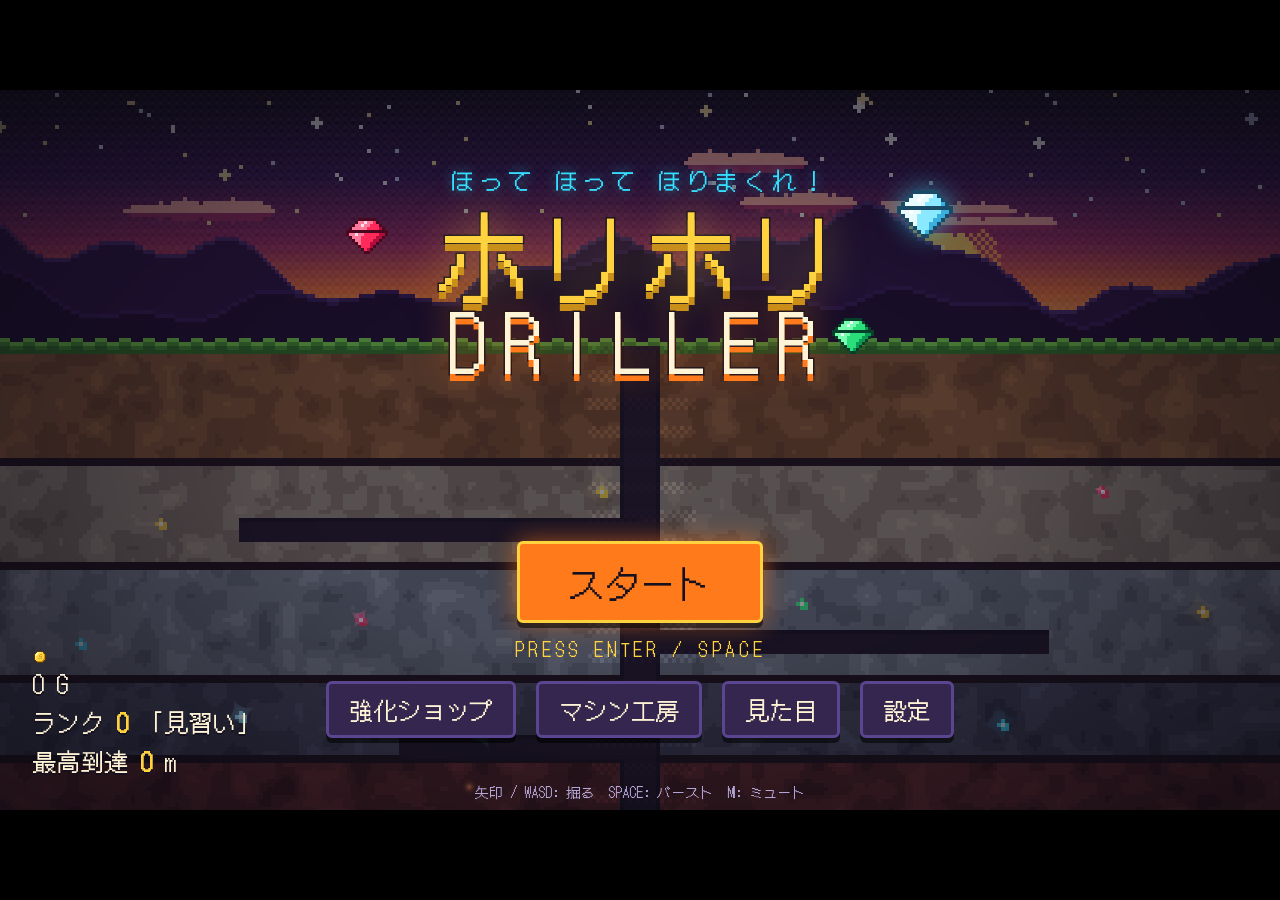
<file: games/horihori/index.html>
<!doctype html>
<html lang="ja">
<head>
    <meta charset="UTF-8" />
    <meta name="viewport" content="width=device-width, initial-scale=1.0" />
    <link rel="stylesheet" href="./style.css">
    <title>ホリホリ DRILLER</title>
  <script type="module" crossorigin src="./assets/index-CluiTm9J.js"></script>
  <link rel="modulepreload" crossorigin href="./assets/phaser-DQgqDN8f.js">
  <link rel="stylesheet" crossorigin href="./assets/index-BFdKyrkK.css">
</head>

<body>
    <div id="root"></div>

</body>
</html>
</file>
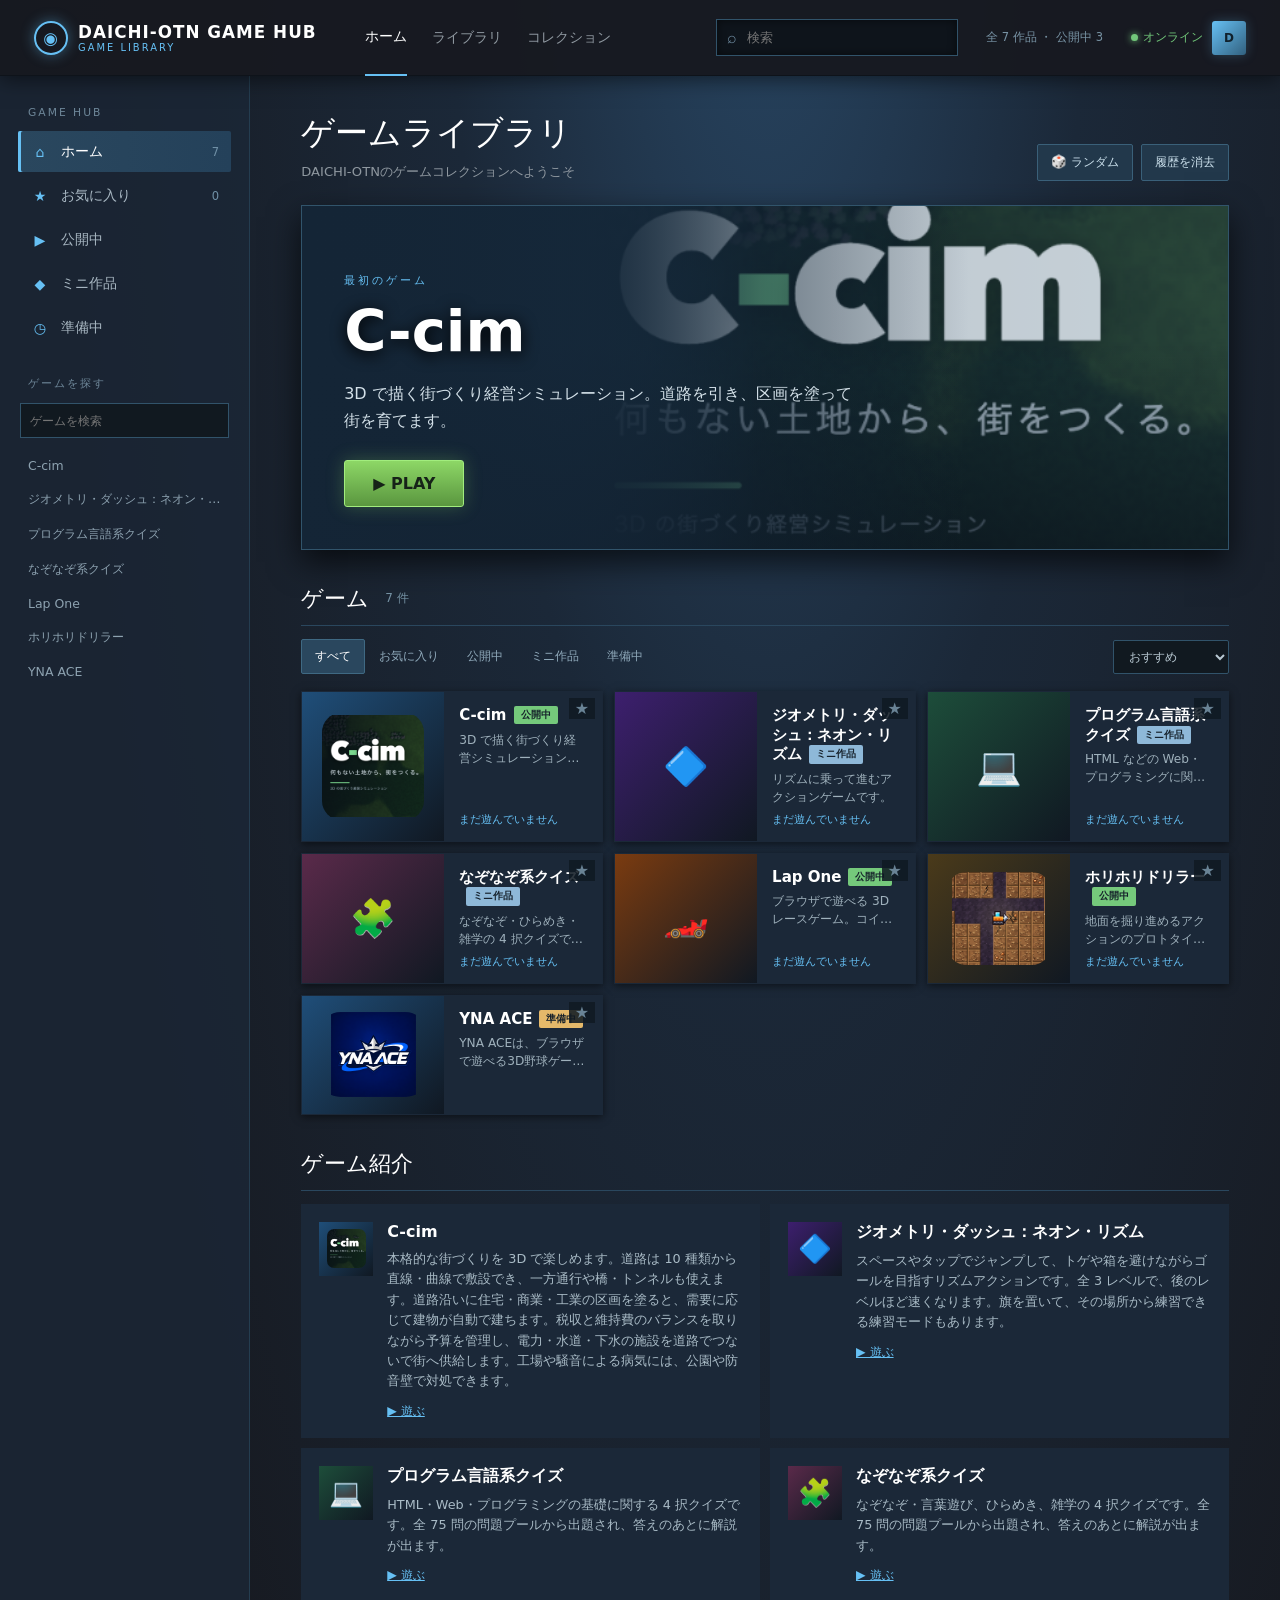
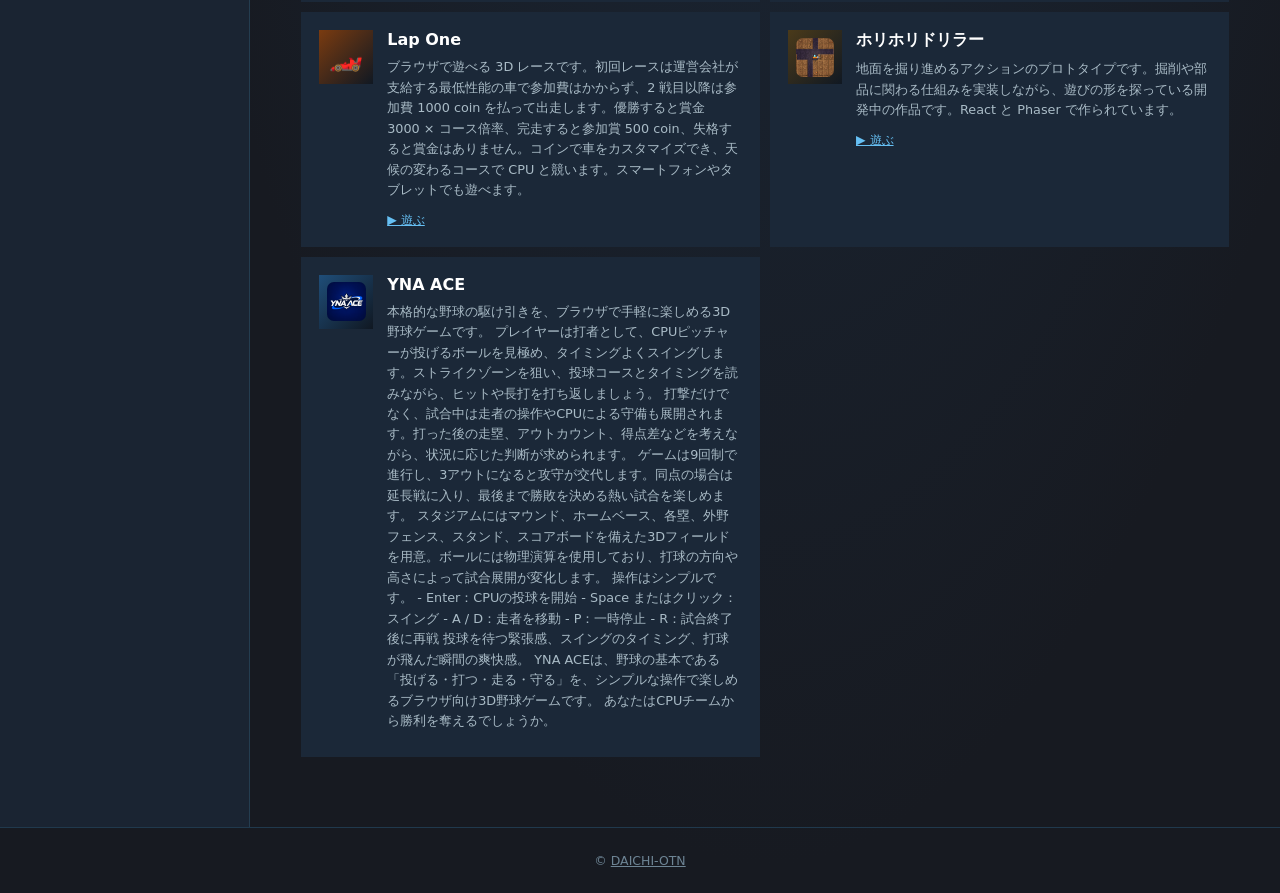
<file: index-before-image-support.html>
<!doctype html>
<html lang="ja">
<head>
  <meta charset="UTF-8">
  <meta name="viewport" content="width=device-width, initial-scale=1">
  <title>DAICHI-OTN GAME HUB</title>
  <style>
    :root{--bg:#171a21;--sub:#1b2838;--panel:#213448;--line:#2a475e;--blue:#66c0f4;--text:#d6d7d8;--muted:#8f98a0;--green:#75b85a;--gold:#e5b96a}
    *{box-sizing:border-box}html{scroll-behavior:smooth}body{margin:0;background:radial-gradient(ellipse at 60% -10%,#294866 0,#1b2838 30%,#171a21 70%);color:var(--text);font-family:system-ui,-apple-system,BlinkMacSystemFont,"Segoe UI","Hiragino Sans",Meiryo,sans-serif;min-height:100vh;transition:opacity .25s}body.fade-out{opacity:0}button,input,select{font:inherit}.hidden{display:none!important}
    .topbar{height:76px;display:flex;align-items:center;gap:28px;padding:0 34px;background:rgba(23,26,33,.96);border-bottom:1px solid #0e131a;box-shadow:0 3px 20px #0008;position:sticky;top:0;z-index:50}.brand{display:flex;align-items:center;gap:10px;color:#fff;font-size:1.05rem;font-weight:800;letter-spacing:1px;white-space:nowrap}.brand-icon{width:34px;height:34px;display:grid;place-items:center;border:2px solid var(--blue);border-radius:50%;color:var(--blue);box-shadow:0 0 14px #66c0f466}.brand-sub{display:block;color:var(--blue);font-size:.62rem;letter-spacing:2px;font-weight:500}.topnav{display:flex;align-items:center;gap:25px;margin-left:20px;color:var(--muted);font-size:.9rem}.topnav button{border:0;background:none;color:inherit;cursor:pointer;padding:28px 0}.topnav button:hover,.topnav button.active{color:#fff;border-bottom:2px solid var(--blue)}.header-search{margin-left:auto;display:flex;align-items:center;background:#0e141b;border:1px solid #31536a;box-shadow:inset 0 0 8px #0008}.header-search:focus-within{border-color:var(--blue);box-shadow:0 0 12px #66c0f444}.header-search span{padding:0 10px;color:#6e8ba0}.header-search input{width:210px;padding:10px 10px 10px 0;border:0;outline:0;color:#fff;background:transparent;font-size:.82rem}.top-actions{color:#7893a4;font-size:.72rem;white-space:nowrap}.profile{display:flex;align-items:center;gap:9px;color:#b6c6d0;font-size:.75rem}.avatar{width:34px;height:34px;display:grid;place-items:center;border-radius:3px;background:linear-gradient(135deg,#66c0f4,#32617f);color:#10202b;font-weight:800;box-shadow:0 0 12px #66c0f444}.online{color:#72c77a}.online::before{content:"";display:inline-block;width:7px;height:7px;border-radius:50%;background:#72c77a;box-shadow:0 0 7px #72c77a;margin-right:5px}
    .shell{display:grid;grid-template-columns:250px minmax(0,1fr);max-width:1600px;margin:auto;min-height:calc(100vh - 76px)}.sidebar{padding:30px 18px;background:rgba(27,40,56,.74);border-right:1px solid #243d50}.side-heading{color:#6e8799;text-transform:uppercase;letter-spacing:2px;font-size:.67rem;margin:0 10px 12px}.side-menu{display:grid;gap:3px;margin-bottom:29px}.side-link{width:100%;display:flex;align-items:center;gap:11px;padding:11px 12px;border:0;background:transparent;color:#a8b7c2;text-align:left;cursor:pointer;border-radius:2px;font-size:.88rem}.side-link:hover,.side-link.active{background:linear-gradient(90deg,#2a475e,#24415a);color:#fff;box-shadow:inset 3px 0 var(--blue)}.side-link .symbol{width:20px;text-align:center;color:var(--blue)}.side-count{margin-left:auto;color:#7090a6;font-size:.72rem}.side-search{display:flex;background:#111920;border:1px solid #31536a;margin:0 2px 12px}.side-search input{width:100%;padding:9px;background:transparent;border:0;outline:0;color:#fff;font-size:.78rem}.side-games{display:grid;gap:2px;max-height:390px;overflow:auto}.side-game{padding:8px 10px;color:#8da2b0;white-space:nowrap;overflow:hidden;text-overflow:ellipsis;cursor:pointer;font-size:.78rem}.side-game:hover{color:#fff;background:#22384b}
    main{min-width:0;padding:35px clamp(20px,4vw,58px) 70px}.page-title{display:flex;justify-content:space-between;align-items:end;margin-bottom:24px}.page-title h1{margin:0;color:#fff;font-size:2.05rem;font-weight:300}.page-title p{margin:7px 0 0;color:var(--muted);font-size:.82rem}.quick-actions{display:flex;gap:8px}.action{background:#22384b;color:#cce1ed;border:1px solid #3a6079;border-radius:2px;padding:9px 13px;cursor:pointer;font-size:.78rem}.action:hover{background:#2d5975;color:#fff;box-shadow:0 0 14px #66c0f433}
    .hero{display:flex;align-items:end;min-height:345px;position:relative;overflow:hidden;color:#fff;text-decoration:none;background:linear-gradient(90deg,#142536,#1d4059 52%,#345a75);box-shadow:0 12px 30px #000a;border:1px solid #31546b}.hero::before{content:"";position:absolute;inset:0 0 0 28%;background-image:var(--hero-image);background-size:cover;background-position:center;opacity:.72;mask-image:linear-gradient(90deg,transparent,#000 30%,#000)}.hero::after{content:"";position:absolute;inset:0;background:linear-gradient(90deg,#142536 0%,rgba(20,37,54,.82) 32%,transparent 72%),linear-gradient(0deg,rgba(10,18,27,.65),transparent 60%)}.hero-content{position:relative;z-index:1;padding:42px;max-width:650px}.hero-kicker{color:var(--blue);font-size:.68rem;letter-spacing:3px;text-transform:uppercase}.hero h2{margin:10px 0;color:#fff;font-size:clamp(2rem,4.5vw,3.7rem);font-weight:700;text-shadow:0 3px 16px #000}.hero p{line-height:1.65;color:#d4e1e9;max-width:520px}.play{display:inline-flex;align-items:center;gap:9px;margin-top:10px;padding:13px 28px;background:linear-gradient(180deg,#8dd766,#5a963f);border:1px solid #a2ed7e;border-radius:3px;color:#162218;font-size:1rem;font-weight:800;box-shadow:0 0 18px #75b85a55}.play:hover{filter:brightness(1.15);transform:translateY(-2px);box-shadow:0 0 25px #75b85a99}
    .library-head{display:flex;align-items:center;gap:16px;margin:34px 0 13px;border-bottom:1px solid var(--line);padding-bottom:12px}.library-head h2{margin:0;color:#fff;font-weight:400;font-size:1.35rem}.library-head span{color:#7693a5;font-size:.75rem}.filters{display:flex;gap:8px;align-items:center;flex-wrap:wrap;margin-bottom:17px}.filter{background:transparent;color:#8fa9ba;border:1px solid transparent;border-radius:2px;padding:8px 13px;cursor:pointer;font-size:.77rem}.filter:hover,.filter.active{background:#2a475e;color:#fff;border-color:#3f6983}.sort{margin-left:auto;background:#111920;color:#b9c9d3;border:1px solid #31536a;border-radius:2px;padding:8px 11px;font-size:.77rem}.game-grid{display:grid;grid-template-columns:repeat(auto-fill,minmax(292px,1fr));gap:11px}.game-card{display:flex;min-height:120px;position:relative;background:var(--sub);color:var(--text);text-decoration:none;border:1px solid transparent;box-shadow:0 2px 8px #0008;transition:transform .22s ease,background .22s,border-color .22s,box-shadow .22s}.game-card:hover{transform:scale(1.025) translateY(-3px);background:#22384b;border-color:var(--blue);box-shadow:0 0 18px #66c0f466,0 10px 20px #0008;z-index:2}.game-card.disabled{opacity:.5}.game-thumb{width:142px;min-width:142px;display:grid;place-items:center;font-size:2.3rem;overflow:hidden}.game-thumb img,.info-icon img{width:72%;height:72%;object-fit:contain;border-radius:18%}.game-info{min-width:0;padding:14px 15px;display:flex;flex-direction:column;gap:6px}.game-name{color:#fff;font-size:.94rem;font-weight:600;line-height:1.3}.badge{display:inline-block;margin-left:7px;padding:3px 7px;color:#15202a;background:#75c97b;border-radius:2px;font-size:.6rem;vertical-align:2px}.badge.wip{background:var(--gold)}.badge.local{background:#8eb8d8}.game-desc{margin:0;color:#9fb1bc;font-size:.76rem;line-height:1.48;display:-webkit-box;-webkit-line-clamp:2;-webkit-box-orient:vertical;overflow:hidden}.game-meta{margin-top:auto;color:var(--blue);font-size:.68rem}.favorite{position:absolute;right:7px;top:6px;border:0;background:#101a23dd;color:#698395;cursor:pointer;font-size:1rem}.favorite.on{color:#ffd34e}.recent-row{display:flex;gap:10px;overflow:auto;padding-bottom:7px}.recent-row .game-card{flex:0 0 330px}.empty{grid-column:1/-1;text-align:center;color:var(--muted);padding:42px}.details{display:grid;grid-template-columns:repeat(auto-fit,minmax(340px,1fr));gap:10px}.info-card{display:grid;grid-template-columns:54px 1fr;gap:14px;background:var(--sub);padding:18px}.info-icon{width:54px;height:54px;display:grid;place-items:center;background:var(--panel);font-size:1.7rem}.info-title{color:#fff;font-weight:600}.info-text{color:#a9bbc6;font-size:.8rem;line-height:1.6;margin:8px 0}.info-link{color:var(--blue);font-size:.78rem}.footer{text-align:center;color:#6d8494;border-top:1px solid #20394d;padding:25px;font-size:.78rem}.footer a{color:inherit}
    @keyframes appear{from{opacity:0;transform:translateY(12px)}to{opacity:1;transform:none}}.appear{animation:appear .4s both}@media(prefers-reduced-motion:reduce){.appear{animation:none}}@media(max-width:900px){.topnav{display:none}.header-search{margin-left:auto}.shell{grid-template-columns:190px minmax(0,1fr)}.sidebar{padding-left:12px}.game-grid{grid-template-columns:1fr}}@media(max-width:700px){.topbar{height:64px;padding:0 14px}.profile{display:none}.header-search input{width:140px}.shell{display:block}.sidebar{min-height:0;display:flex;gap:5px;padding:8px;overflow:auto;border-right:0}.side-heading,.side-search,.side-games{display:none}.side-menu{display:flex;gap:4px;margin:0}.side-link{white-space:nowrap}.page-title h1{font-size:1.55rem}.quick-actions{display:none}main{padding:24px 14px 55px}.hero{min-height:270px}.hero-content{padding:25px}.hero::before{inset:0;opacity:.35}.game-grid{grid-template-columns:1fr}.game-thumb{width:110px;min-width:110px}.details{grid-template-columns:1fr}}
  </style>
</head>
<body>
<header class="topbar"><div class="brand"><span class="brand-icon">◉</span><div><div id="logo">DAICHI-OTN GAME HUB</div><span class="brand-sub">GAME LIBRARY</span></div></div><nav class="topnav"><button class="active" data-scroll="top">ホーム</button><button data-scroll="library">ライブラリ</button><button data-scroll="details-section">コレクション</button></nav><div class="header-search"><span>⌕</span><input id="header-search" type="search" placeholder="検索"></div><div class="top-actions" id="stats"></div><div class="profile"><span class="online">オンライン</span><span class="avatar">D</span></div></header>
<div class="shell">
  <aside class="sidebar"><div class="side-heading">GAME HUB</div><div class="side-menu"><button class="side-link active" data-filter="すべて"><span class="symbol">⌂</span>ホーム <span class="side-count" id="all-count"></span></button><button class="side-link" data-filter="お気に入り"><span class="symbol">★</span>お気に入り <span class="side-count" id="fav-count"></span></button><button class="side-link" data-filter="公開中"><span class="symbol">▶</span>公開中</button><button class="side-link" data-filter="ミニ作品"><span class="symbol">◆</span>ミニ作品</button><button class="side-link" data-filter="準備中"><span class="symbol">◷</span>準備中</button></div><div class="side-heading">ゲームを探す</div><div class="side-search"><input id="side-search" type="search" placeholder="ゲームを検索"></div><div class="side-games" id="side-games"></div></aside>
  <main id="top"><div class="page-title"><div><h1>ゲームライブラリ</h1><p>DAICHI-OTNのゲームコレクションへようこそ</p></div><div class="quick-actions"><button class="action" id="random">🎲 ランダム</button><button class="action" id="clear-plays">履歴を消去</button></div></div><a class="hero" id="hero" href="#"></a><div class="library-head" id="library"><h2>ゲーム</h2><span id="result-count"></span></div><div class="filters"><div id="filters"></div><select class="sort" id="sort"><option>おすすめ</option><option>最近遊んだ順</option><option>よく遊ぶ順</option><option>名前順</option></select></div><section class="recent hidden" id="recent"><div class="library-head"><h2>最近遊んだゲーム</h2></div><div class="recent-row" id="recent-row"></div></section><div class="game-grid" id="grid"></div><section id="details-section"><div class="library-head"><h2>ゲーム紹介</h2></div><div class="details" id="details"></div></section></main>
</div><footer class="footer">&copy; <a id="footer-link" target="_blank" rel="noopener"></a></footer>
<script src="games-data.js"></script><script>
const $=id=>document.getElementById(id),G=GAMES.filter(g=>!g.hidden),S=Object.assign({title:'DAICHI-OTN GAME HUB',heroLabel:'注目のゲーム',footerText:'DAICHI-OTN',footerUrl:'https://github.com/daichi-otn'},typeof HUB_SETTINGS!=='undefined'?HUB_SETTINGS:{}),STATUS={live:'公開中',wip:'準備中',local:'ミニ作品'},PLAY='daichi-otn-hub-plays',FAV='daichi-otn-hub-favs',state={filter:'すべて',query:'',sort:'おすすめ'};
const load=(k,d)=>{try{return JSON.parse(localStorage.getItem(k)||JSON.stringify(d))}catch(e){return d}},plays=()=>load(PLAY,{}),favs=()=>load(FAV,[]),isFav=t=>favs().includes(t),kind=g=>g.url?g.status:'wip';function setIcon(e,x){e.textContent='';if(/\.(png|jpe?g|gif|webp|svg)$/i.test(x)){const i=document.createElement('img');i.src=x;i.alt='';e.append(i)}else e.textContent=x}function record(t){if(!t)return;const p=plays(),v=p[t]||{count:0,last:0};p[t]={count:v.count+1,last:Date.now()};localStorage.setItem(PLAY,JSON.stringify(p))}function go(url,title){record(title);document.body.classList.add('fade-out');setTimeout(()=>location.href=url,250)}
function apply(){document.title=S.title;$('logo').textContent=S.title;$('footer-link').textContent=S.footerText;$('footer-link').href=S.footerUrl}function hero(){const p=plays(),g=G.filter(x=>x.url&&p[x.title]).sort((a,b)=>p[b.title].last-p[a.title].last)[0]||G.find(x=>x.featured&&x.url)||G.find(x=>kind(x)==='live'&&x.url),h=$('hero');if(!g){h.classList.add('hidden');return}h.href=g.url;h.dataset.title=g.title;if(/\.(png|jpe?g|gif|webp|svg)$/i.test(g.icon))h.style.setProperty('--hero-image',"url('"+g.icon+"')");h.innerHTML='<div class="hero-content"><div class="hero-kicker"></div><h2></h2><p></p><span class="play">▶ PLAY</span></div>';h.querySelector('.hero-kicker').textContent=S.heroLabel;h.querySelector('h2').textContent=g.title;h.querySelector('p').textContent=g.desc}
function meta(g){const p=plays()[g.title];return p?'遊んだ '+p.count+' 回 ・ 最終 '+new Date(p.last).toLocaleDateString('ja-JP',{month:'numeric',day:'numeric'}):'まだ遊んでいません'}function toggle(t){const f=favs(),i=f.indexOf(t);i<0?f.push(t):f.splice(i,1);localStorage.setItem(FAV,JSON.stringify(f));return i<0}
function card(g){const a=document.createElement(g.url?'a':'div');a.className='game-card'+(g.url?'':' disabled');if(g.url)a.href=g.url;a.dataset.title=g.title;const th=document.createElement('div');th.className='game-thumb';th.style.background='linear-gradient(135deg,'+g.color+',#101822)';setIcon(th,g.icon);const info=document.createElement('div');info.className='game-info';const n=document.createElement('div');n.className='game-name';n.append(document.createTextNode(g.title));const b=document.createElement('span');b.className='badge '+kind(g);b.textContent=STATUS[kind(g)];n.append(b);const d=document.createElement('p');d.className='game-desc';d.textContent=g.desc;info.append(n,d);if(g.url){const m=document.createElement('div');m.className='game-meta';m.textContent=meta(g);info.append(m)}const f=document.createElement('button');f.className='favorite'+(isFav(g.title)?' on':'');f.textContent='★';f.title='お気に入り';f.onclick=e=>{e.preventDefault();e.stopPropagation();f.classList.toggle('on',toggle(g.title));stats();if(state.filter==='お気に入り')render()};a.append(th,info,f);return a}
function match(g){return(state.filter==='すべて'||(state.filter==='お気に入り'?isFav(g.title):STATUS[kind(g)]===state.filter))&&(!state.query||[g.title,g.desc,g.detail].join(' ').toLowerCase().includes(state.query))}function sort(a){const p=plays(),r=[...a];if(state.sort==='最近遊んだ順')r.sort((x,y)=>(p[y.title]?.last||0)-(p[x.title]?.last||0));if(state.sort==='よく遊ぶ順')r.sort((x,y)=>(p[y.title]?.count||0)-(p[x.title]?.count||0));if(state.sort==='名前順')r.sort((x,y)=>x.title.localeCompare(y.title,'ja'));return r}function render(){const box=$('grid');box.replaceChildren();const list=sort(G.filter(match));$('result-count').textContent=list.length+' 件';if(!list.length){box.innerHTML='<div class="empty">該当するゲームがありません</div>';return}list.forEach((g,i)=>{const x=card(g);x.classList.add('appear');x.style.animationDelay=i*40+'ms';box.append(x)})}function recent(){const p=plays(),list=G.filter(g=>g.url&&p[g.title]).sort((a,b)=>p[b.title].last-p[a.title].last).slice(0,4);$('recent').classList.toggle('hidden',!list.length);$('recent-row').replaceChildren(...list.map(card))}function details(){const box=$('details');box.replaceChildren(...G.map(g=>{const c=document.createElement('div');c.className='info-card';const i=document.createElement('div');i.className='info-icon';i.style.background='linear-gradient(135deg,'+g.color+',#101822)';setIcon(i,g.icon);const wrap=document.createElement('div'),h=document.createElement('div');h.className='info-title';h.textContent=g.title;const p=document.createElement('p');p.className='info-text';p.textContent=g.detail;wrap.append(h,p);if(g.url){const a=document.createElement('a');a.className='info-link';a.href=g.url;a.textContent='▶ 遊ぶ';wrap.append(a)}c.append(i,wrap);return c}))}
function stats(){$('all-count').textContent=G.length;$('fav-count').textContent=favs().length;$('stats').textContent='全 '+G.length+' 作品 ・ 公開中 '+G.filter(g=>kind(g)==='live').length}function sideList(){const box=$('side-games');box.replaceChildren(...G.map(g=>{const x=document.createElement('div');x.className='side-game';x.textContent=g.title;x.onclick=()=>{if(g.url)go(g.url,g.title)};return x}))}function filters(){const box=$('filters');box.replaceChildren(...['すべて','お気に入り','公開中','ミニ作品','準備中'].map(n=>{const b=document.createElement('button');b.className='filter'+(state.filter===n?' active':'');b.textContent=n;b.onclick=()=>{state.filter=n;filters();render()};return b}))}
document.querySelectorAll('.side-link').forEach(b=>b.onclick=()=>{state.filter=b.dataset.filter;document.querySelectorAll('.side-link').forEach(x=>x.classList.toggle('active',x===b));filters();render()});document.querySelectorAll('.topnav button').forEach(b=>b.onclick=()=>document.getElementById(b.dataset.scroll).scrollIntoView({behavior:'smooth'}));function search(v){state.query=v.toLowerCase().trim();$('header-search').value=v;$('side-search').value=v;render()}$('header-search').oninput=e=>search(e.target.value);$('side-search').oninput=e=>search(e.target.value);$('sort').onchange=e=>{state.sort=e.target.value;render()};$('random').onclick=()=>{const a=G.filter(g=>g.url);if(a.length){const g=a[Math.floor(Math.random()*a.length)];go(g.url,g.title)}};$('clear-plays').onclick=()=>{if(confirm('遊んだ記録をリセットしますか？')){localStorage.removeItem(PLAY);hero();recent();render()}};document.addEventListener('keydown',e=>{if(e.key==='/'&&!/input|textarea|select/i.test(e.target.tagName)){e.preventDefault();$('header-search').focus()}});document.addEventListener('click',e=>{const a=e.target.closest('a.game-card,a.hero,.info-link');if(!a||!a.href||a.target==='_blank')return;e.preventDefault();go(a.href,a.dataset.title||'')});apply();hero();stats();sideList();filters();recent();render();details();
</script>
</body>
</html>
</file>
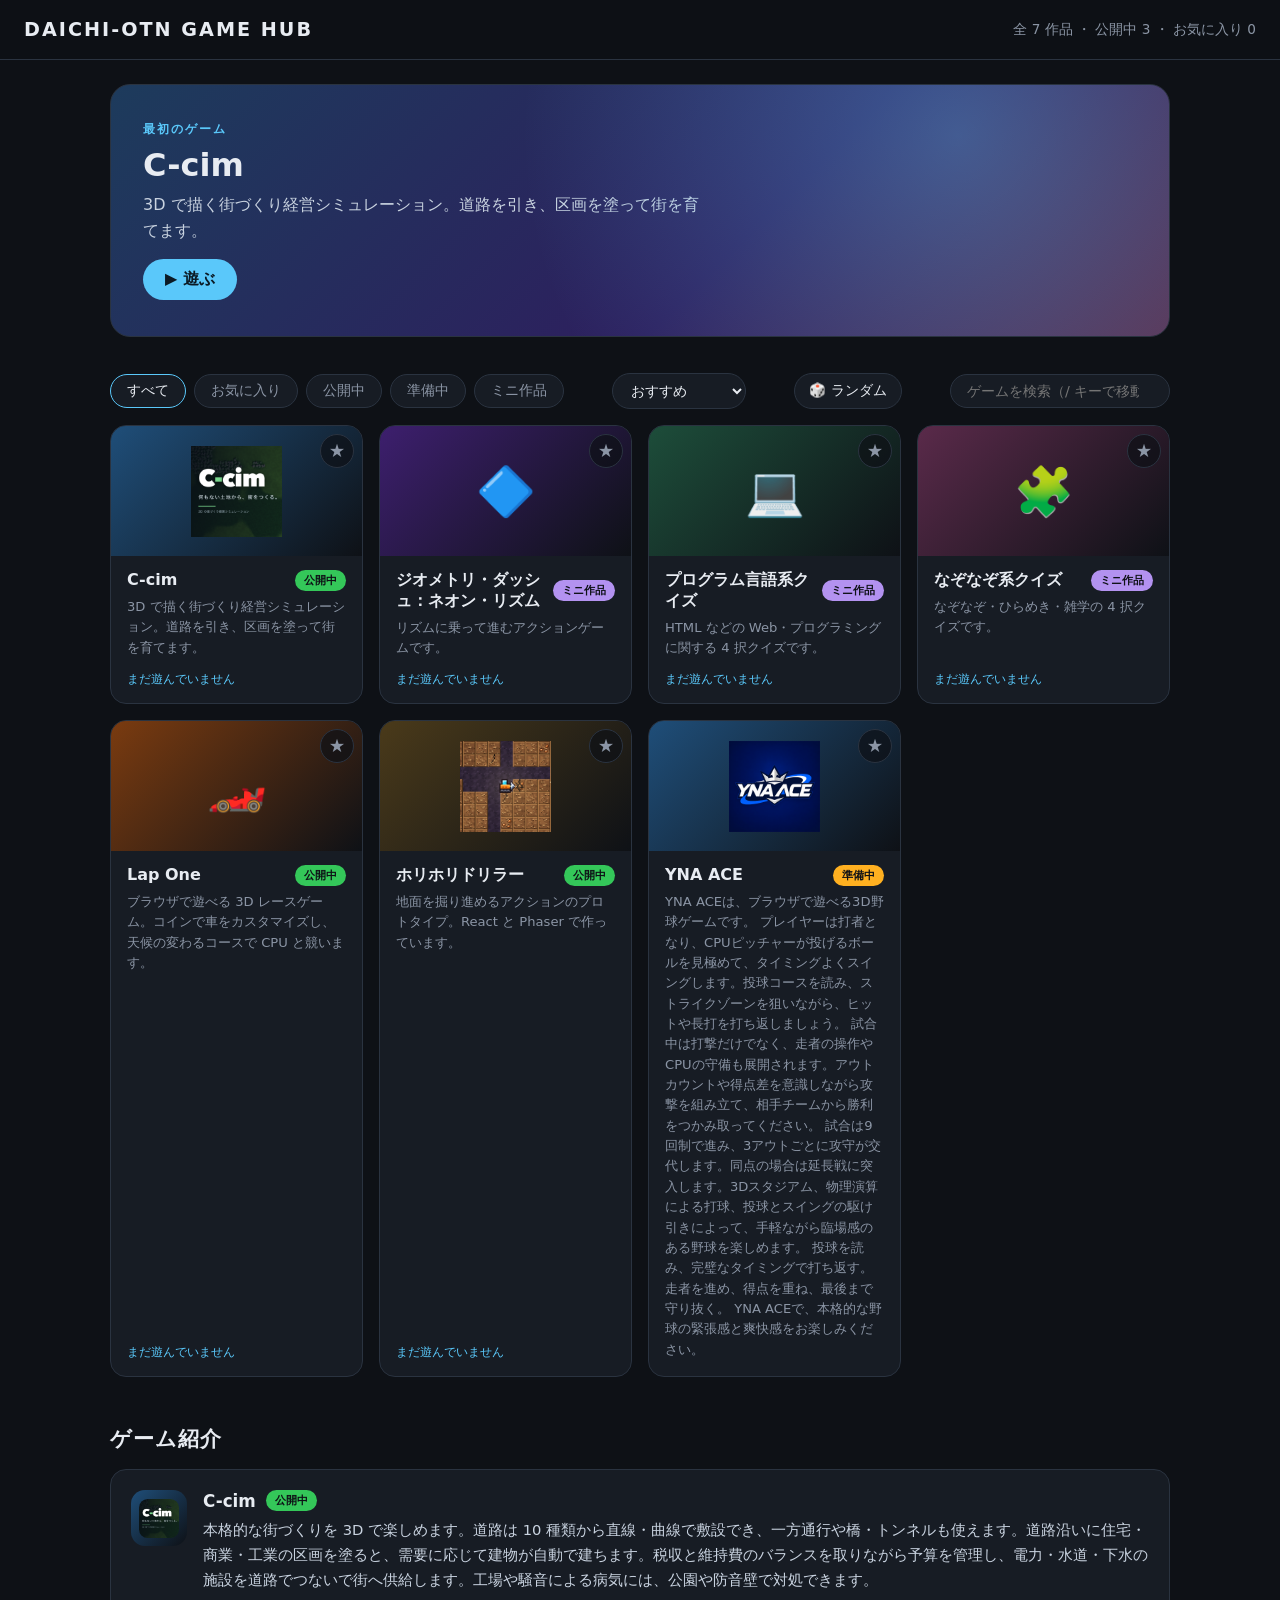
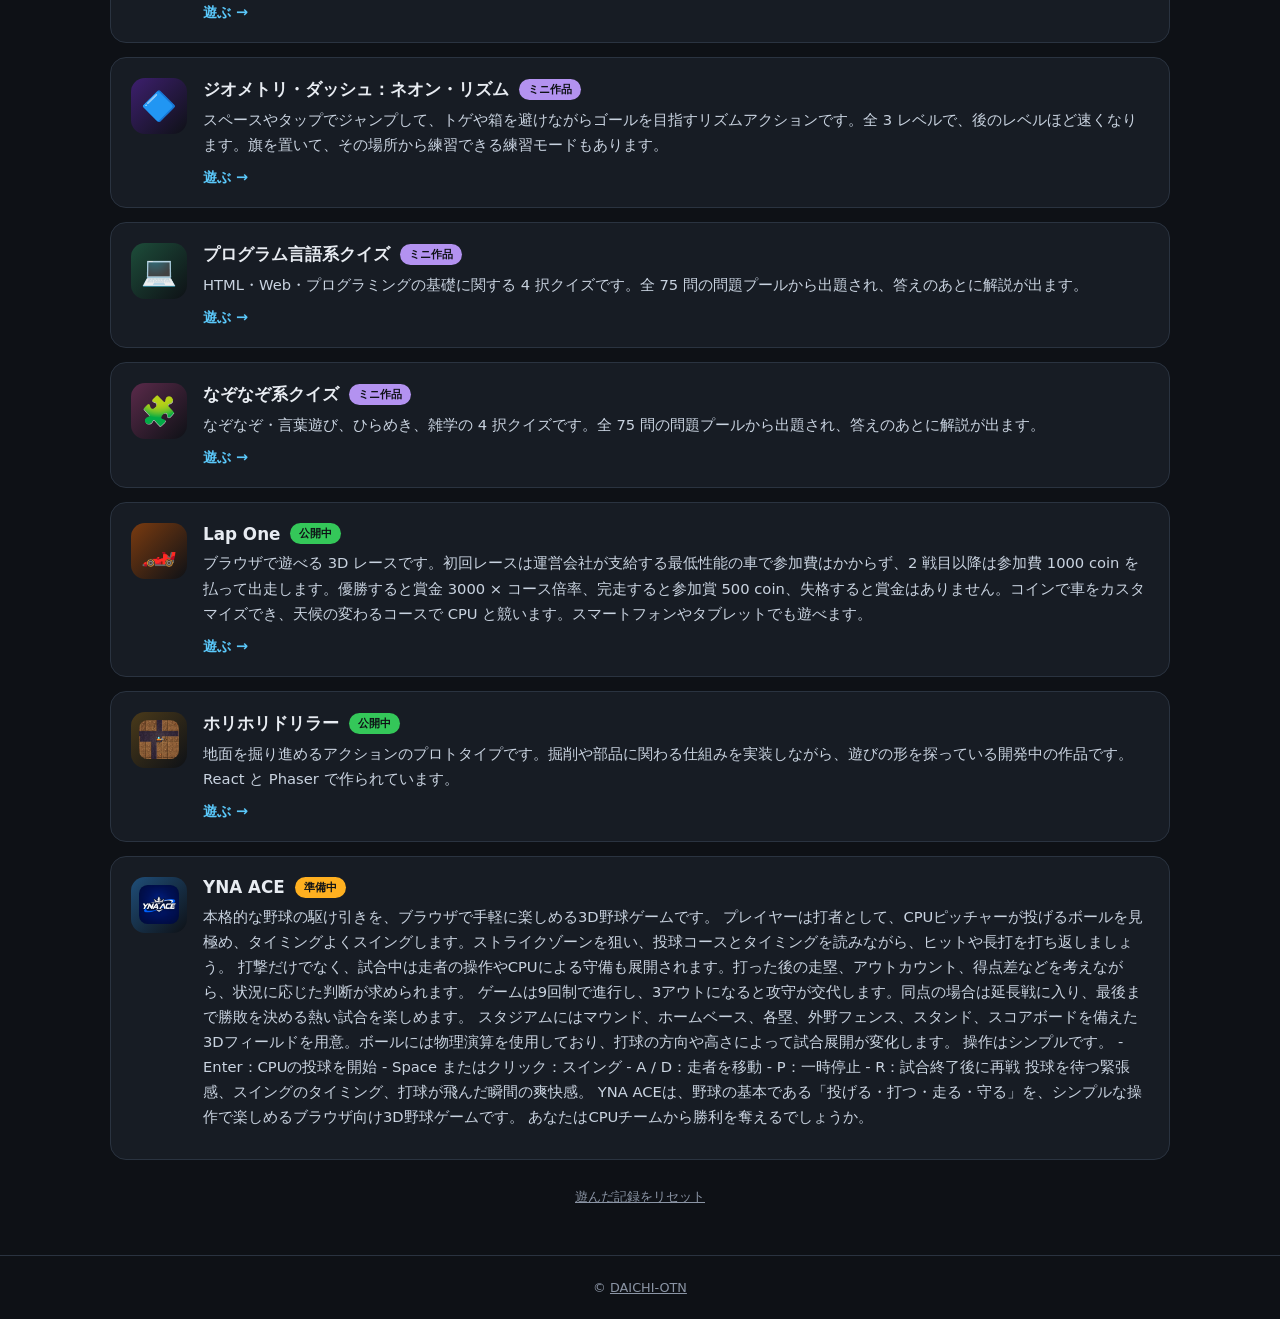
<file: index-before-redesign.html>
<!DOCTYPE html>
<html lang="ja">
<head>
    <meta charset="UTF-8">
    <meta name="viewport" content="width=device-width, initial-scale=1.0">
    <title>DAICHI-OTN GAME HUB</title>
    <style>
        :root {
            --bg: #0e1116;
            --panel: #171c24;
            --panel-hi: #1f2631;
            --line: #2a3340;
            --text: #e8ecf2;
            --muted: #8b95a5;
            --accent: #5ac8fa;
            --live: #34c759;
            --wip: #ffb020;
            --local: #b392f0;
        }

        * { box-sizing: border-box; }

        html, body { margin: 0; padding: 0; }

        body {
            font-family: system-ui, -apple-system, BlinkMacSystemFont, 'Segoe UI', Roboto, 'Hiragino Sans', 'Hiragino Kaku Gothic ProN', 'Meiryo', sans-serif;
            background: var(--bg);
            color: var(--text);
            min-height: 100vh;
            transition: opacity 0.4s ease;
        }

        body.fade-out { opacity: 0; }

        header {
            display: flex;
            align-items: center;
            justify-content: space-between;
            padding: 18px 24px;
            border-bottom: 1px solid var(--line);
            position: sticky;
            top: 0;
            background: rgba(14, 17, 22, 0.9);
            backdrop-filter: blur(8px);
            z-index: 10;
        }

        .logo {
            font-weight: 900;
            font-size: 1.2rem;
            letter-spacing: 2px;
        }

        .logo span { color: var(--accent); }

        .stats {
            font-size: 0.85rem;
            color: var(--muted);
        }

        main {
            max-width: 1100px;
            margin: 0 auto;
            padding: 24px 20px 48px;
        }

        /* 注目のゲーム */
        .hero {
            position: relative;
            text-decoration: none;
            color: var(--text);
            border-radius: 20px;
            padding: 36px 32px;
            min-height: 220px;
            display: flex;
            flex-direction: column;
            justify-content: flex-end;
            background: linear-gradient(135deg, #1d3b5c 0%, #2d1f5e 60%, #5a2a4a 100%);
            border: 1px solid var(--line);
            overflow: hidden;
            transition: transform 0.25s cubic-bezier(0.16, 1, 0.3, 1), box-shadow 0.25s;
        }

        .hero::after {
            content: "";
            position: absolute;
            inset: 0;
            background: radial-gradient(circle at 80% 20%, rgba(90, 200, 250, 0.35), transparent 50%);
            pointer-events: none;
        }

        .hero:hover {
            transform: translateY(-3px);
            box-shadow: 0 12px 30px rgba(0, 0, 0, 0.4);
        }

        .hero-label {
            font-size: 0.75rem;
            font-weight: 800;
            letter-spacing: 2px;
            color: var(--accent);
            margin-bottom: 8px;
            position: relative;
        }

        .hero-title {
            font-size: 2rem;
            font-weight: 900;
            margin: 0 0 8px;
            position: relative;
        }

        .hero-desc {
            margin: 0 0 16px;
            color: #c9d3e0;
            max-width: 560px;
            line-height: 1.6;
            position: relative;
        }

        .play {
            display: inline-block;
            align-self: flex-start;
            background: var(--accent);
            color: #0b1a24;
            font-weight: 800;
            padding: 10px 22px;
            border-radius: 999px;
            position: relative;
        }

        /* フィルター */
        .toolbar {
            display: flex;
            align-items: center;
            justify-content: space-between;
            gap: 12px;
            margin: 36px 0 16px;
            flex-wrap: wrap;
        }

        .tabs {
            display: flex;
            gap: 8px;
            flex-wrap: wrap;
        }

        .tab {
            background: var(--panel);
            color: var(--muted);
            border: 1px solid var(--line);
            padding: 7px 16px;
            border-radius: 999px;
            font: inherit;
            font-size: 0.85rem;
            cursor: pointer;
            transition: color 0.2s, border-color 0.2s;
        }

        .tab:hover { color: var(--text); }

        .tab.active {
            color: var(--text);
            border-color: var(--accent);
        }

        .search {
            background: var(--panel);
            border: 1px solid var(--line);
            color: var(--text);
            border-radius: 999px;
            padding: 8px 16px;
            font: inherit;
            font-size: 0.9rem;
            width: 220px;
            outline: none;
        }

        .search:focus { border-color: var(--accent); }

        /* ゲーム一覧 */
        .grid {
            display: grid;
            grid-template-columns: repeat(auto-fill, minmax(230px, 1fr));
            gap: 16px;
        }

        .tile {
            position: relative;
            display: flex;
            flex-direction: column;
            background: var(--panel);
            border: 1px solid var(--line);
            border-radius: 16px;
            overflow: hidden;
            color: var(--text);
            text-decoration: none;
            transition: transform 0.25s cubic-bezier(0.16, 1, 0.3, 1), border-color 0.25s, background 0.25s;
        }

        a.tile:hover {
            transform: translateY(-4px);
            border-color: var(--accent);
            background: var(--panel-hi);
        }

        a.tile:active { transform: scale(0.97); }

        .thumb {
            height: 130px;
            display: flex;
            align-items: center;
            justify-content: center;
            font-size: 3rem;
        }

        .tile-body {
            padding: 14px 16px 16px;
            display: flex;
            flex-direction: column;
            gap: 6px;
            flex: 1;
        }

        .tile-head {
            display: flex;
            align-items: center;
            justify-content: space-between;
            gap: 8px;
        }

        .tile-title {
            font-weight: 800;
            font-size: 1rem;
            line-height: 1.3;
        }

        .tile-desc {
            margin: 0;
            font-size: 0.82rem;
            color: var(--muted);
            line-height: 1.55;
        }

        .status {
            flex-shrink: 0;
            font-size: 0.7rem;
            font-weight: 800;
            padding: 3px 9px;
            border-radius: 999px;
            color: #0e1116;
        }

        .status.live { background: var(--live); }
        .status.wip { background: var(--wip); }
        .status.local { background: var(--local); }

        .tile.disabled { opacity: 0.6; cursor: default; }

        .empty {
            color: var(--muted);
            text-align: center;
            padding: 40px 0;
            grid-column: 1 / -1;
        }

        /* ゲーム紹介（下部） */
        .details {
            margin-top: 48px;
        }

        .details h2 {
            font-size: 1.3rem;
            font-weight: 900;
            margin: 0 0 16px;
            letter-spacing: 1px;
        }

        .detail-card {
            display: grid;
            grid-template-columns: 56px 1fr;
            gap: 16px;
            background: var(--panel);
            border: 1px solid var(--line);
            border-radius: 16px;
            padding: 20px;
            margin-bottom: 14px;
        }

        .detail-icon {
            width: 56px;
            height: 56px;
            border-radius: 14px;
            display: flex;
            align-items: center;
            justify-content: center;
            font-size: 1.8rem;
        }

        .detail-head {
            display: flex;
            align-items: center;
            gap: 10px;
            flex-wrap: wrap;
            margin-bottom: 6px;
        }

        .detail-title {
            font-size: 1.05rem;
            font-weight: 800;
        }

        .detail-text {
            margin: 0 0 10px;
            color: #c9d3e0;
            line-height: 1.7;
            font-size: 0.92rem;
        }

        .detail-link {
            color: var(--accent);
            font-weight: 700;
            font-size: 0.9rem;
            text-decoration: none;
        }

        .detail-link:hover { text-decoration: underline; }

        footer {
            text-align: center;
            font-size: 0.8rem;
            color: var(--muted);
            padding: 24px;
            border-top: 1px solid var(--line);
        }

        @media (max-width: 600px) {
            header { padding: 14px 16px; }
            .stats { display: none; }
            .hero { padding: 24px 20px; min-height: 180px; }
            .hero-title { font-size: 1.5rem; }
            .search { width: 100%; }
            .toolbar { flex-direction: column; align-items: stretch; }
        }
        /* ランチャー風の演出・最近遊んだ・並べ替え */
        .hidden { display: none !important; }

        .section-head {
            font-size: 0.85rem;
            font-weight: 800;
            color: var(--muted);
            letter-spacing: 1px;
            margin: 0 0 12px;
        }

        .recent { margin-top: 28px; }

        .recent-row {
            display: flex;
            gap: 12px;
            overflow-x: auto;
            padding-bottom: 8px;
        }

        .recent-row .tile { flex: 0 0 220px; }

        .sort {
            background: var(--panel);
            border: 1px solid var(--line);
            color: var(--text);
            border-radius: 999px;
            padding: 8px 14px;
            font: inherit;
            font-size: 0.85rem;
            cursor: pointer;
        }

        .thumb { transition: transform 0.3s cubic-bezier(0.16, 1, 0.3, 1); }
        .tile:hover .thumb { transform: scale(1.06); }

        .tile-meta {
            margin-top: auto;
            padding-top: 8px;
            font-size: 0.72rem;
            color: var(--accent);
        }

        /* お気に入り・ランダム・記録のリセット */
        .fav {
            position: absolute;
            top: 8px;
            right: 8px;
            z-index: 1;
            width: 34px;
            height: 34px;
            border-radius: 50%;
            border: 1px solid var(--line);
            background: rgba(14, 17, 22, 0.7);
            color: var(--muted);
            font-size: 1rem;
            cursor: pointer;
            transition: color 0.2s, border-color 0.2s, transform 0.2s;
        }

        .fav:hover { color: var(--text); transform: scale(1.1); }
        .fav.on { color: #ffd60a; border-color: #ffd60a; }

        .page-tools {
            display: flex;
            justify-content: center;
            margin-top: 28px;
        }

        .text-btn {
            background: none;
            border: none;
            color: var(--muted);
            font: inherit;
            font-size: 0.8rem;
            text-decoration: underline;
            cursor: pointer;
        }

        .text-btn:hover { color: var(--text); }

        @keyframes tileIn {
            from { opacity: 0; transform: translateY(14px) scale(0.97); }
            to { opacity: 1; transform: none; }
        }

        .tile.enter { animation: tileIn 0.45s cubic-bezier(0.16, 1, 0.3, 1) both; }

        @media (prefers-reduced-motion: reduce) {
            .tile.enter { animation: none; }
            .thumb { transition: none; }
        }
    </style>
</head>
<body>

    <header>
        <div class="logo" id="logo"></div>
        <div class="stats" id="stats"></div>
    </header>

    <main>
        <!-- 注目のゲーム（公開中で url のあるものの先頭） -->
        <a class="hero" id="hero" href="#"></a>

        <section class="recent hidden" id="recent">
            <div class="section-head">最近遊んだ</div>
            <div class="recent-row" id="recent-row"></div>
        </section>

        <div class="toolbar">
            <div class="tabs" id="tabs"></div>
            <select class="sort" id="sort" aria-label="並べ替え">
                <option>おすすめ</option>
                <option>最近遊んだ順</option>
                <option>よく遊ぶ順</option>
                <option>名前順</option>
            </select>
            <button class="sort" id="random" type="button">🎲 ランダム</button>
            <input class="search" id="search" type="search" placeholder="ゲームを検索（/ キーで移動）">
        </div>

        <div class="grid" id="grid"></div>

        <section class="details">
            <h2>ゲーム紹介</h2>
            <div id="details"></div>
        </section>

        <div class="page-tools">
            <button class="text-btn" id="clear-plays" type="button">遊んだ記録をリセット</button>
        </div>
    </main>

    <footer>&copy; <a id="footer-link" target="_blank" rel="noopener" style="color:inherit"></a></footer>

    <script src="games-data.js"></script>
    <script>

        // アイコンが画像ファイルのパスなら画像を、そうでなければ絵文字をそのまま表示する
        function setIcon(el, icon) {
            el.textContent = '';
            if (/\.(png|jpe?g|gif|webp|svg)$/i.test(icon)) {
                const img = document.createElement('img');
                img.src = icon;
                img.alt = '';
                img.style.cssText = 'width:70%;height:70%;object-fit:contain;border-radius:22%';
                el.appendChild(img);
            } else {
                el.textContent = icon;
            }
        }

        // 表示しないゲームは一覧から外す。サイト設定は games-data.js の HUB_SETTINGS を使う
        const VISIBLE_GAMES = GAMES.filter(g => !g.hidden);
        const SETTINGS = Object.assign(
            { title: "DAICHI-OTN GAME HUB", heroLabel: "注目のゲーム", footerText: "DAICHI-OTN", footerUrl: "https://github.com/daichi-otn" },
            typeof HUB_SETTINGS !== "undefined" ? HUB_SETTINGS : {}
        );

        function applySettings() {
            document.title = SETTINGS.title;
            $("logo").textContent = SETTINGS.title;
            $("footer-link").textContent = SETTINGS.footerText;
            $("footer-link").href = SETTINGS.footerUrl;
        }

        const STATUS_LABEL = { live: "公開中", wip: "準備中", local: "ミニ作品" };
        const FILTERS = ["すべて", "お気に入り", "公開中", "準備中", "ミニ作品"];

        const state = { filter: "すべて", query: "", sort: "おすすめ" };

        // 遊んだ記録（このブラウザの中だけに保存）
        const PLAY_KEY = "daichi-otn-hub-plays";

        function loadPlays() {
            try { return JSON.parse(localStorage.getItem(PLAY_KEY) || "{}"); } catch (e) { return {}; }
        }

        function recordPlay(title) {
            const plays = loadPlays();
            const cur = plays[title] || { count: 0, last: 0 };
            plays[title] = { count: cur.count + 1, last: Date.now() };
            try { localStorage.setItem(PLAY_KEY, JSON.stringify(plays)); } catch (e) { /* 保存できなくても遊べるようにする */ }
        }

        // お気に入り（これもこのブラウザの中だけに保存）
        const FAV_KEY = "daichi-otn-hub-favs";

        function loadFavs() {
            try { return JSON.parse(localStorage.getItem(FAV_KEY) || "[]"); } catch (e) { return []; }
        }

        function isFav(title) {
            return loadFavs().includes(title);
        }

        // 追加したら true、外したら false を返す
        function toggleFav(title) {
            const favs = loadFavs();
            const i = favs.indexOf(title);
            if (i >= 0) favs.splice(i, 1); else favs.push(title);
            try { localStorage.setItem(FAV_KEY, JSON.stringify(favs)); } catch (e) { /* 保存できなくても使えるようにする */ }
            return i < 0;
        }

        function formatDate(ts) {
            const d = new Date(ts);
            return (d.getMonth() + 1) + "/" + d.getDate();
        }

        function renderMeta(game) {
            const rec = loadPlays()[game.title];
            const meta = document.createElement("div");
            meta.className = "tile-meta";
            meta.textContent = rec
                ? "遊んだ " + rec.count + " 回 ・ 最終 " + formatDate(rec.last)
                : "まだ遊んでいません";
            return meta;
        }

        const $ = id => document.getElementById(id);

        // url が空のものは、status に関係なく「準備中」として扱う
        function statusKey(game) {
            return game.url ? game.status : "wip";
        }

        function filterName(game) {
            return STATUS_LABEL[statusKey(game)];
        }

        function renderHero() {
            const game = VISIBLE_GAMES.find(g => g.featured && g.url) || VISIBLE_GAMES.find(g => g.status === "live" && g.url);
            const hero = $("hero");
            if (!game) {
                hero.style.display = "none";
                return;
            }
            hero.href = game.url;
            hero.dataset.title = game.title;
            hero.innerHTML =
                '<div class="hero-label"></div>' +
                '<h2 class="hero-title"></h2>' +
                '<p class="hero-desc"></p>' +
                '<span class="play">▶ 遊ぶ</span>';
            hero.querySelector(".hero-title").textContent = game.title;
            hero.querySelector(".hero-label").textContent = SETTINGS.heroLabel;
            hero.querySelector(".hero-desc").textContent = game.desc;
        }

        function renderStats() {
            const live = VISIBLE_GAMES.filter(g => statusKey(g) === "live").length;
            const favs = VISIBLE_GAMES.filter(g => isFav(g.title)).length;
            $("stats").textContent = "全 " + VISIBLE_GAMES.length + " 作品 ・ 公開中 " + live + " ・ お気に入り " + favs;
        }

        function renderTabs() {
            const tabs = $("tabs");
            tabs.innerHTML = "";
            FILTERS.forEach(name => {
                const btn = document.createElement("button");
                btn.className = "tab" + (state.filter === name ? " active" : "");
                btn.textContent = name;
                btn.addEventListener("click", () => {
                    state.filter = name;
                    renderTabs();
                    renderGrid();
                });
                tabs.appendChild(btn);
            });
        }

        function matches(game) {
            const statusOk = state.filter === "すべて"
                || (state.filter === "お気に入り" ? isFav(game.title) : filterName(game) === state.filter);
            const q = state.query.trim().toLowerCase();
            const queryOk = !q || game.title.toLowerCase().includes(q) || game.desc.toLowerCase().includes(q);
            return statusOk && queryOk;
        }

        function renderTile(game) {
            const hasUrl = Boolean(game.url);
            const el = document.createElement(hasUrl ? "a" : "div");
            el.className = "tile" + (hasUrl ? "" : " disabled");
            if (hasUrl) el.href = game.url;
            el.dataset.title = game.title;

            const thumb = document.createElement("div");
            thumb.className = "thumb";
            thumb.style.background = "linear-gradient(135deg, " + game.color + ", #0e1116)";
            setIcon(thumb, game.icon);

            const body = document.createElement("div");
            body.className = "tile-body";

            const head = document.createElement("div");
            head.className = "tile-head";

            const title = document.createElement("span");
            title.className = "tile-title";
            title.textContent = game.title;

            const badge = document.createElement("span");
            const key = statusKey(game);
            badge.className = "status " + key;
            badge.textContent = STATUS_LABEL[key];

            const desc = document.createElement("p");
            desc.className = "tile-desc";
            desc.textContent = game.desc;

            head.append(title, badge);
            body.append(head, desc);
            if (hasUrl) body.appendChild(renderMeta(game));
            el.append(thumb, body, renderFavButton(game));
            return el;
        }

        function renderFavButton(game) {
            const btn = document.createElement("button");
            btn.type = "button";
            btn.className = "fav" + (isFav(game.title) ? " on" : "");
            btn.title = "お気に入り";
            btn.setAttribute("aria-label", "お気に入り");
            btn.textContent = "★";
            btn.addEventListener("click", e => {
                // カードのリンクを開かず、ボタンだけを切り替える
                e.preventDefault();
                e.stopPropagation();
                const on = toggleFav(game.title);
                btn.classList.toggle("on", on);
                renderStats();
                if (state.filter === "お気に入り") renderGrid();
            });
            return btn;
        }

        function sortGames(list) {
            const plays = loadPlays();
            const copy = [...list];
            if (state.sort === "最近遊んだ順") {
                copy.sort((a, b) => ((plays[b.title] || {}).last || 0) - ((plays[a.title] || {}).last || 0));
            } else if (state.sort === "よく遊ぶ順") {
                copy.sort((a, b) => ((plays[b.title] || {}).count || 0) - ((plays[a.title] || {}).count || 0));
            } else if (state.sort === "名前順") {
                copy.sort((a, b) => a.title.localeCompare(b.title, "ja"));
            }
            return copy;
        }

        function renderRecent() {
            const plays = loadPlays();
            const games = VISIBLE_GAMES
                .filter(g => g.url && plays[g.title])
                .sort((a, b) => plays[b.title].last - plays[a.title].last)
                .slice(0, 4);
            $("recent").classList.toggle("hidden", games.length === 0);
            const row = $("recent-row");
            row.innerHTML = "";
            games.forEach(game => row.appendChild(renderTile(game)));
        }

        function renderGrid() {
            const grid = $("grid");
            grid.innerHTML = "";
            const list = sortGames(VISIBLE_GAMES.filter(matches));
            if (list.length === 0) {
                const empty = document.createElement("div");
                empty.className = "empty";
                empty.textContent = "該当するゲームがありません";
                grid.appendChild(empty);
                return;
            }
            list.forEach((game, i) => {
                const tile = renderTile(game);
                tile.classList.add("enter");
                tile.style.animationDelay = (i * 60) + "ms";
                grid.appendChild(tile);
            });
        }

        // 下部のゲーム紹介（VISIBLE_GAMES の順番どおり）
        function renderDetails() {
            const box = $("details");
            box.innerHTML = "";
            VISIBLE_GAMES.forEach(game => {
                const card = document.createElement("div");
                card.className = "detail-card";

                const icon = document.createElement("div");
                icon.className = "detail-icon";
                icon.style.background = "linear-gradient(135deg, " + game.color + ", #0e1116)";
                setIcon(icon, game.icon);

                const info = document.createElement("div");

                const head = document.createElement("div");
                head.className = "detail-head";
                const title = document.createElement("span");
                title.className = "detail-title";
                title.textContent = game.title;
                const badge = document.createElement("span");
                const key = statusKey(game);
                badge.className = "status " + key;
                badge.textContent = STATUS_LABEL[key];
                head.append(title, badge);

                const text = document.createElement("p");
                text.className = "detail-text";
                text.textContent = game.detail;

                info.append(head, text);

                if (game.url) {
                    const link = document.createElement("a");
                    link.className = "detail-link";
                    link.href = game.url;
                    link.textContent = "遊ぶ →";
                    info.appendChild(link);
                }

                card.append(icon, info);
                box.appendChild(card);
            });
        }

        $("search").addEventListener("input", e => {
            state.query = e.target.value;
            renderGrid();
        });

        $("sort").addEventListener("change", e => {
            state.sort = e.target.value;
            renderGrid();
        });

        // ページ移動時のフェードアウトと、遊んだ記録
        function go(target, title) {
            if (title) recordPlay(title);
            document.body.classList.add("fade-out");
            setTimeout(() => { window.location.href = target; }, 400);
        }

        document.addEventListener("click", e => {
            const link = e.target.closest("a.tile, a.hero");
            if (!link || !link.getAttribute("href") || link.getAttribute("href") === "#") return;
            e.preventDefault();
            go(link.getAttribute("href"), link.dataset.title);
        });

        // ランダムに 1 本選んで遊ぶ（遊べるものだけが対象）
        $("random").addEventListener("click", () => {
            const pool = VISIBLE_GAMES.filter(g => g.url);
            if (pool.length === 0) return;
            const game = pool[Math.floor(Math.random() * pool.length)];
            go(game.url, game.title);
        });

        // 「/」キーで検索欄へ（入力中は無効）
        document.addEventListener("keydown", e => {
            if (e.key !== "/" || e.target.matches("input, textarea, select")) return;
            e.preventDefault();
            $("search").focus();
        });

        $("clear-plays").addEventListener("click", () => {
            if (!confirm("遊んだ記録をリセットしますか？（お気に入りは残ります）")) return;
            try { localStorage.removeItem(PLAY_KEY); } catch (e) { /* 何もしない */ }
            renderRecent();
            renderGrid();
        });

        applySettings();
        renderHero();
        renderStats();
        renderTabs();
        renderRecent();
        renderGrid();
        renderDetails();
    </script>

</body>
</html>
</file>
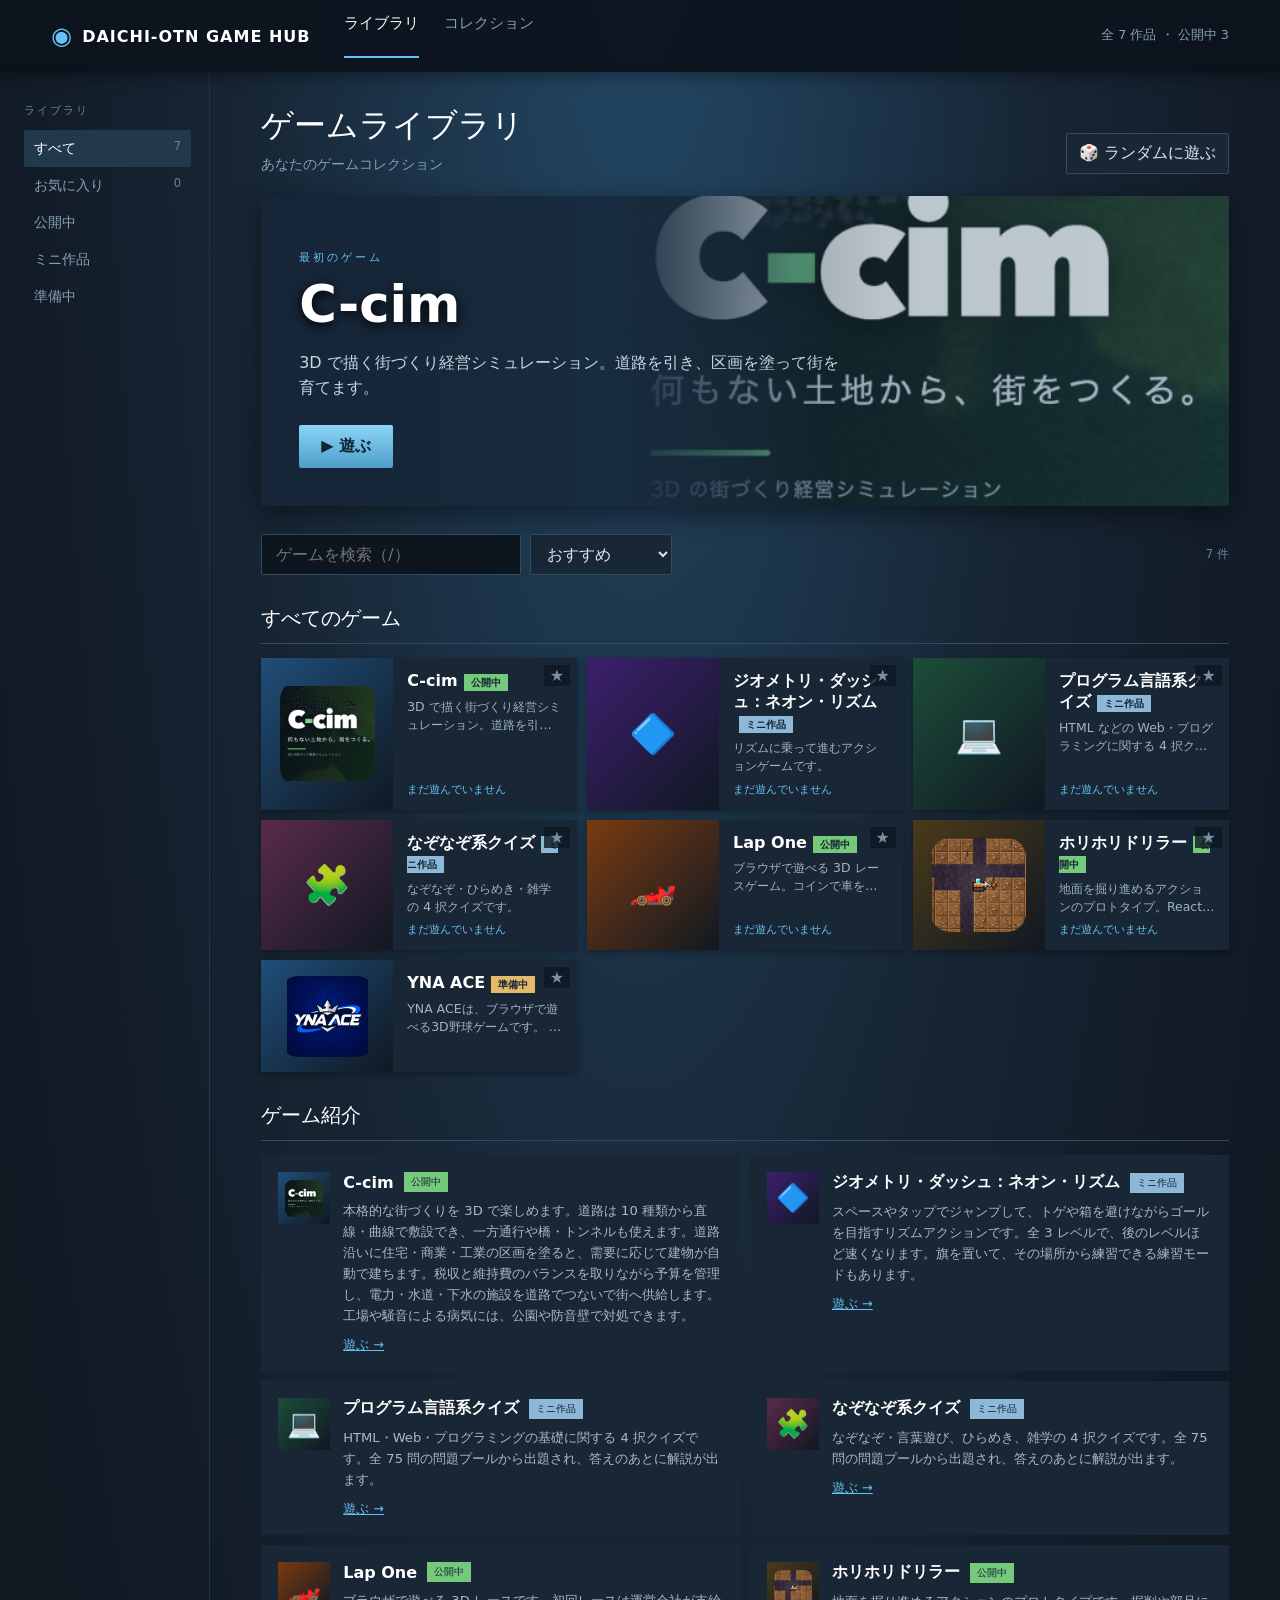
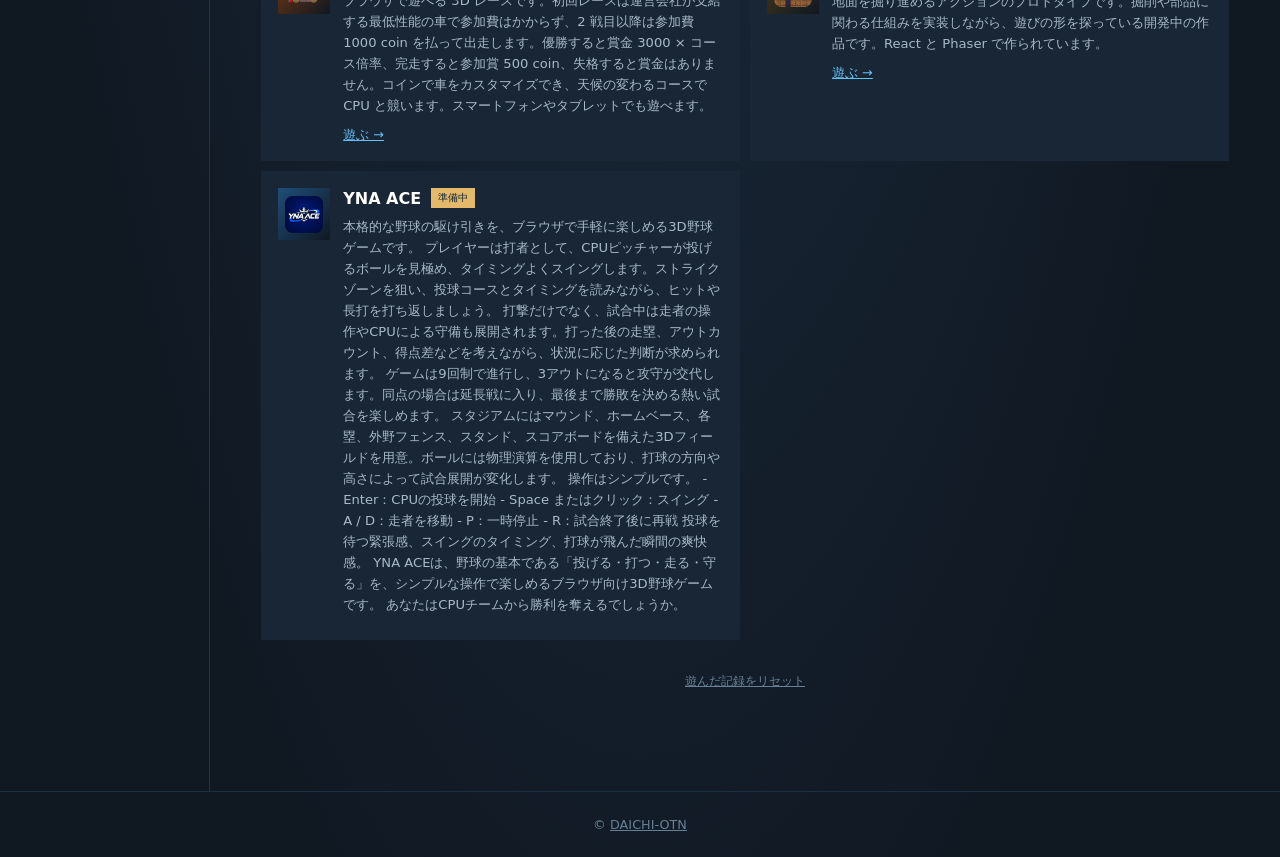
<file: index-before-steam-refactor.html>
<!doctype html>
<html lang="ja">
<head>
  <meta charset="UTF-8">
  <meta name="viewport" content="width=device-width, initial-scale=1">
  <title>DAICHI-OTN GAME HUB</title>
  <style>
    :root{--bg:#101822;--panel:#192635;--panel2:#22384b;--line:#304c61;--text:#dbe7ef;--muted:#86a0b2;--blue:#66c0f4;--green:#75c97b;--orange:#e5b96a}*{box-sizing:border-box}html,body{margin:0;min-height:100%;font-family:system-ui,-apple-system,"Hiragino Sans",Meiryo,sans-serif;color:var(--text);background:radial-gradient(ellipse at 50% -10%,#244b69 0,#172534 45%,var(--bg) 80%)}body{transition:opacity .25s}body.fade-out{opacity:0}button,input,select{font:inherit}.app{min-height:100vh}
    .topbar{height:72px;background:rgba(12,20,29,.94);border-bottom:1px solid #0a1118;display:flex;align-items:center;padding:0 clamp(16px,4vw,64px);gap:34px;position:sticky;top:0;z-index:20;box-shadow:0 3px 16px #0006}.brand{font-weight:800;letter-spacing:1px;color:#fff;white-space:nowrap}.brand-mark{color:var(--blue);font-size:1.5rem;margin-right:9px;vertical-align:-2px}.nav{display:flex;gap:25px;color:var(--muted);font-size:.92rem}.nav span:first-child{color:#fff;border-bottom:2px solid var(--blue);padding-bottom:23px}.top-actions{margin-left:auto;color:var(--muted);font-size:.8rem}
    .layout{display:grid;grid-template-columns:210px minmax(0,1fr);max-width:1440px;margin:auto}.sidebar{padding:32px 18px 40px 24px;border-right:1px solid #1e3447;min-height:calc(100vh - 72px)}.side-title{text-transform:uppercase;letter-spacing:2px;font-size:.67rem;color:#67849a;margin:0 0 12px}.side-link{display:flex;justify-content:space-between;color:var(--muted);padding:9px 10px;border-radius:2px;cursor:pointer;font-size:.9rem}.side-link:hover,.side-link.active{background:var(--panel2);color:#fff}.count{font-size:.72rem;color:#63849b}
    main{min-width:0;padding:32px clamp(18px,4vw,54px) 70px}.welcome{display:flex;justify-content:space-between;align-items:end;margin-bottom:22px}.welcome h1{font-size:2rem;font-weight:400;margin:0;color:#fff}.welcome p{margin:7px 0 0;color:var(--muted);font-size:.88rem}.tools{display:flex;gap:9px;align-items:center;flex-wrap:wrap;margin-bottom:20px}.search{background:#0d151e;color:#fff;border:1px solid var(--line);padding:10px 14px;width:260px;outline:0;border-radius:2px}.search:focus{border-color:var(--blue)}.select,.tool-btn{background:var(--panel);color:var(--text);border:1px solid var(--line);padding:9px 12px;border-radius:2px;cursor:pointer}.tool-btn:hover,.select:hover{border-color:var(--blue);color:#fff}.spacer{flex:1}
    .hero{min-height:310px;position:relative;display:flex;align-items:end;overflow:hidden;text-decoration:none;color:var(--text);background:linear-gradient(90deg,#162638 0,#1b3449 45%,#234d6a 100%);box-shadow:0 8px 26px #0007;margin-bottom:28px}.hero:before{content:"";position:absolute;inset:0 0 0 35%;background-image:var(--hero-image);background-size:cover;background-position:center;opacity:.7;mask-image:linear-gradient(90deg,transparent,#000 35%)}.hero:after{content:"";position:absolute;inset:0;background:linear-gradient(90deg,#162638 0,transparent 65%)}.hero-info{position:relative;z-index:1;padding:38px;max-width:620px}.hero-label{color:var(--blue);font-size:.7rem;letter-spacing:3px;text-transform:uppercase}.hero h2{font-size:clamp(2rem,4vw,3.3rem);margin:9px 0;color:#fff;font-weight:700;text-shadow:0 3px 12px #000}.hero p{line-height:1.6;color:#c8d7e2}.play{display:inline-block;background:linear-gradient(#8bd4f8,#4d9fc9);color:#102333;font-weight:800;padding:11px 22px;margin-top:8px;border-radius:2px}
    .section-title{font-size:1.25rem;font-weight:400;color:#fff;border-bottom:1px solid var(--line);padding-bottom:11px;margin:30px 0 14px}.grid{display:grid;grid-template-columns:repeat(auto-fill,minmax(285px,1fr));gap:10px}.tile{min-width:0;display:flex;position:relative;min-height:112px;background:var(--panel);color:var(--text);text-decoration:none;box-shadow:0 2px 6px #0005;transition:.2s}.tile:hover{transform:translateX(4px);background:var(--panel2);box-shadow:0 7px 15px #0007}.tile.disabled{opacity:.55}.thumb{width:132px;min-width:132px;display:flex;align-items:center;justify-content:center;font-size:2.4rem;overflow:hidden}.thumb img,.detail-icon img{width:72%;height:72%;object-fit:contain;border-radius:20%}.tile-body{min-width:0;padding:13px 14px;display:flex;flex-direction:column;gap:6px}.tile-title{font-weight:600;color:#fff;line-height:1.3}.tile-desc{margin:0;color:#9fb4c2;font-size:.78rem;line-height:1.45;display:-webkit-box;-webkit-line-clamp:2;-webkit-box-orient:vertical;overflow:hidden}.tile-meta{margin-top:auto;color:var(--blue);font-size:.7rem}.status{font-size:.62rem;padding:3px 7px;margin-left:6px;background:var(--green);color:#102333}.status.wip{background:var(--orange)}.status.local{background:#8eb8d8}.fav{position:absolute;right:7px;top:7px;border:0;background:#0c1822cc;color:#7890a0;cursor:pointer;font-size:1rem}.fav.on{color:#ffd34e}
    .recent-row{display:flex;gap:10px;overflow-x:auto;padding-bottom:8px}.recent-row .tile{flex:0 0 310px}.empty{grid-column:1/-1;text-align:center;color:var(--muted);padding:45px}.details{display:grid;grid-template-columns:repeat(auto-fit,minmax(330px,1fr));gap:10px}.detail-card{display:grid;grid-template-columns:52px 1fr;gap:13px;background:var(--panel);padding:17px}.detail-icon{width:52px;height:52px;display:flex;align-items:center;justify-content:center;background:var(--panel2);font-size:1.7rem}.detail-head{display:flex;align-items:center;gap:4px}.detail-title{color:#fff;font-weight:600}.detail-text{color:#a8bac6;line-height:1.6;font-size:.82rem;margin:8px 0}.detail-link{color:var(--blue);font-size:.8rem}.footer{text-align:center;color:#688096;border-top:1px solid #1c3040;padding:25px;font-size:.8rem}.page-tools{text-align:center;margin:30px}.reset{background:none;border:0;color:#688096;text-decoration:underline;cursor:pointer;font-size:.75rem}.enter{animation:in .35s ease both}@keyframes in{from{opacity:0;transform:translateY(10px)}to{opacity:1;transform:none}}.hidden{display:none!important}@media(prefers-reduced-motion:reduce){.enter{animation:none}}@media(max-width:780px){.topbar{gap:16px}.nav{display:none}.layout{display:block}.sidebar{min-height:0;border-right:0;border-bottom:1px solid #1e3447;padding:12px 14px;display:flex;gap:7px;overflow:auto}.side-title{display:none}.side-link{white-space:nowrap}.welcome h1{font-size:1.55rem}.top-actions{display:none}.hero-info{padding:26px}.grid{grid-template-columns:1fr}.thumb{width:110px;min-width:110px}}
  </style>
</head>
<body>
<div class="app">
  <header class="topbar"><div class="brand"><span class="brand-mark">◉</span><span id="logo">DAICHI-OTN GAME HUB</span></div><nav class="nav"><span>ライブラリ</span><span>コレクション</span></nav><div class="top-actions" id="stats"></div></header>
  <div class="layout">
    <aside class="sidebar"><div class="side-title">ライブラリ</div><div class="side-link active" data-filter="すべて">すべて <span class="count" id="all-count"></span></div><div class="side-link" data-filter="お気に入り">お気に入り <span class="count" id="fav-count"></span></div><div class="side-link" data-filter="公開中">公開中</div><div class="side-link" data-filter="ミニ作品">ミニ作品</div><div class="side-link" data-filter="準備中">準備中</div></aside>
    <main>
      <div class="welcome"><div><h1>ゲームライブラリ</h1><p>あなたのゲームコレクション</p></div><button class="tool-btn" id="random" type="button">🎲 ランダムに遊ぶ</button></div>
      <a class="hero" id="hero" href="#"></a>
      <div class="tools"><input class="search" id="search" type="search" placeholder="ゲームを検索（/）"><select class="select" id="sort"><option>おすすめ</option><option>最近遊んだ順</option><option>よく遊ぶ順</option><option>名前順</option></select><span class="spacer"></span><span class="count" id="result-count"></span></div>
      <section class="recent hidden" id="recent"><div class="section-title">最近遊んだゲーム</div><div class="recent-row" id="recent-row"></div></section>
      <section><div class="section-title">すべてのゲーム</div><div class="grid" id="grid"></div></section>
      <section><div class="section-title">ゲーム紹介</div><div class="details" id="details"></div></section>
      <div class="page-tools"><button class="reset" id="clear-plays" type="button">遊んだ記録をリセット</button></div>
    </main>
  </div>
  <footer class="footer">&copy; <a id="footer-link" target="_blank" rel="noopener" style="color:inherit"></a></footer>
</div>
<script src="games-data.js"></script>
<script>
  const $=id=>document.getElementById(id),VISIBLE_GAMES=GAMES.filter(g=>!g.hidden),SETTINGS=Object.assign({title:'DAICHI-OTN GAME HUB',heroLabel:'注目のゲーム',footerText:'DAICHI-OTN',footerUrl:'https://github.com/daichi-otn'},typeof HUB_SETTINGS!=='undefined'?HUB_SETTINGS:{});const STATUS={live:'公開中',wip:'準備中',local:'ミニ作品'},PLAY_KEY='daichi-otn-hub-plays',FAV_KEY='daichi-otn-hub-favs',state={filter:'すべて',query:'',sort:'おすすめ'};const load=(key,fallback)=>{try{return JSON.parse(localStorage.getItem(key)||JSON.stringify(fallback))}catch(e){return fallback}},plays=()=>load(PLAY_KEY,{}),favs=()=>load(FAV_KEY,[]),fav=t=>favs().includes(t),status=g=>g.url?g.status:'wip';
  function setIcon(el,icon){el.textContent='';if(/\.(png|jpe?g|gif|webp|svg)$/i.test(icon)){const i=document.createElement('img');i.src=icon;i.alt='';el.append(i)}else el.textContent=icon}function record(t){const p=plays(),v=p[t]||{count:0,last:0};p[t]={count:v.count+1,last:Date.now()};localStorage.setItem(PLAY_KEY,JSON.stringify(p))}function toggle(t){const f=favs(),i=f.indexOf(t);i<0?f.push(t):f.splice(i,1);localStorage.setItem(FAV_KEY,JSON.stringify(f));return i<0}function go(url,title){if(title)record(title);document.body.classList.add('fade-out');setTimeout(()=>location.href=url,250)}function apply(){document.title=SETTINGS.title;$('logo').textContent=SETTINGS.title;$('footer-link').textContent=SETTINGS.footerText;$('footer-link').href=SETTINGS.footerUrl}
  function hero(){const g=VISIBLE_GAMES.find(x=>x.featured&&x.url)||VISIBLE_GAMES.find(x=>status(x)==='live'&&x.url),h=$('hero');if(!g){h.style.display='none';return}h.href=g.url;h.dataset.title=g.title;if(/\.(png|jpe?g|gif|webp|svg)$/i.test(g.icon))h.style.setProperty('--hero-image',"url('"+g.icon+"')");h.innerHTML='<div class="hero-info"><div class="hero-label"></div><h2></h2><p></p><span class="play">▶ 遊ぶ</span></div>';h.querySelector('.hero-label').textContent=SETTINGS.heroLabel;h.querySelector('h2').textContent=g.title;h.querySelector('p').textContent=g.desc}
  function meta(g){const p=plays()[g.title];return p?'遊んだ '+p.count+' 回 ・ 最終 '+new Date(p.last).toLocaleDateString('ja-JP',{month:'numeric',day:'numeric'}):'まだ遊んでいません'}function tile(g){const a=document.createElement(g.url?'a':'div');a.className='tile'+(g.url?'':' disabled');if(g.url)a.href=g.url;a.dataset.title=g.title;const th=document.createElement('div');th.className='thumb';th.style.background='linear-gradient(135deg,'+g.color+',#101822)';setIcon(th,g.icon);const body=document.createElement('div');body.className='tile-body';const title=document.createElement('div');title.className='tile-title';title.append(document.createTextNode(g.title));const badge=document.createElement('span');badge.className='status '+status(g);badge.textContent=STATUS[status(g)];title.append(badge);const d=document.createElement('p');d.className='tile-desc';d.textContent=g.desc;body.append(title,d);if(g.url){const m=document.createElement('div');m.className='tile-meta';m.textContent=meta(g);body.append(m)}const b=document.createElement('button');b.className='fav'+(fav(g.title)?' on':'');b.textContent='★';b.title='お気に入り';b.onclick=e=>{e.preventDefault();e.stopPropagation();b.classList.toggle('on',toggle(g.title));stats();if(state.filter==='お気に入り')grid()};a.append(th,body,b);return a}
  function matches(g){return(state.filter==='すべて'||(state.filter==='お気に入り'?fav(g.title):STATUS[status(g)]===state.filter))&&(!state.query||[g.title,g.desc,g.detail].join(' ').toLowerCase().includes(state.query))}function sorted(list){const p=plays(),a=[...list];if(state.sort==='最近遊んだ順')a.sort((x,y)=>(p[y.title]?.last||0)-(p[x.title]?.last||0));if(state.sort==='よく遊ぶ順')a.sort((x,y)=>(p[y.title]?.count||0)-(p[x.title]?.count||0));if(state.sort==='名前順')a.sort((x,y)=>x.title.localeCompare(y.title,'ja'));return a}
  function grid(){const box=$('grid');box.innerHTML='';const list=sorted(VISIBLE_GAMES.filter(matches));$('result-count').textContent=list.length+' 件';if(!list.length){box.innerHTML='<div class="empty">該当するゲームがありません</div>';return}list.forEach((g,i)=>{const t=tile(g);t.classList.add('enter');t.style.animationDelay=i*45+'ms';box.append(t)})}function recent(){const p=plays(),list=VISIBLE_GAMES.filter(g=>g.url&&p[g.title]).sort((a,b)=>p[b.title].last-p[a.title].last).slice(0,4),box=$('recent');box.classList.toggle('hidden',!list.length);$('recent-row').replaceChildren(...list.map(tile))}
  function details(){const box=$('details');box.replaceChildren(...VISIBLE_GAMES.map(g=>{const c=document.createElement('div');c.className='detail-card';const i=document.createElement('div');i.className='detail-icon';i.style.background='linear-gradient(135deg,'+g.color+',#101822)';setIcon(i,g.icon);const info=document.createElement('div');const h=document.createElement('div');h.className='detail-head';const title=document.createElement('span');title.className='detail-title';title.textContent=g.title;const badge=document.createElement('span');badge.className='status '+status(g);badge.textContent=STATUS[status(g)];h.append(title,badge);const p=document.createElement('p');p.className='detail-text';p.textContent=g.detail;info.append(h,p);if(g.url){const a=document.createElement('a');a.className='detail-link';a.href=g.url;a.textContent='遊ぶ →';info.append(a)}c.append(i,info);return c}))}function stats(){$('stats').textContent='全 '+VISIBLE_GAMES.length+' 作品 ・ 公開中 '+VISIBLE_GAMES.filter(g=>status(g)==='live').length;$('all-count').textContent=VISIBLE_GAMES.length;$('fav-count').textContent=favs().length}
  document.querySelectorAll('.side-link').forEach(x=>x.onclick=()=>{state.filter=x.dataset.filter;document.querySelectorAll('.side-link').forEach(y=>y.classList.toggle('active',y===x));grid()});$('search').oninput=e=>{state.query=e.target.value.toLowerCase().trim();grid()};$('sort').onchange=e=>{state.sort=e.target.value;grid()};$('random').onclick=()=>{const p=VISIBLE_GAMES.filter(g=>g.url);if(p.length){const g=p[Math.floor(Math.random()*p.length)];go(g.url,g.title)}};$('clear-plays').onclick=()=>{if(confirm('遊んだ記録をリセットしますか？')){localStorage.removeItem(PLAY_KEY);recent();grid()}};document.addEventListener('keydown',e=>{if(e.key==='/'&&!/input|textarea|select/i.test(e.target.tagName)){e.preventDefault();$('search').focus()}});document.addEventListener('click',e=>{const a=e.target.closest('a.tile,a.hero,.detail-link');if(!a||!a.href||a.target==='_blank')return;e.preventDefault();go(a.href,a.dataset.title||'')});apply();hero();stats();recent();grid();details();
</script>
</body>
</html>
</file>
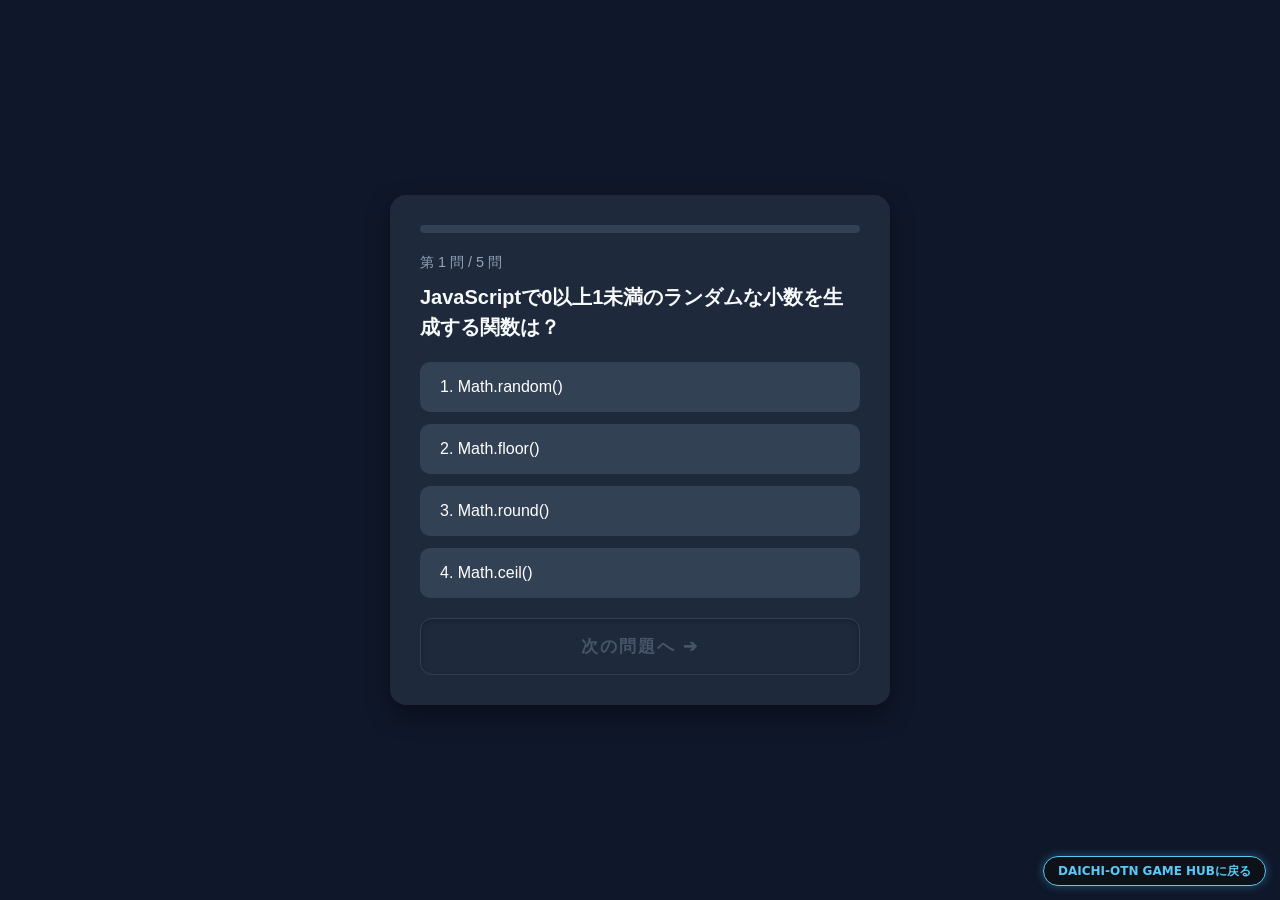
<file: games/quiz1.html>
<!DOCTYPE html>
<html lang="ja">
<head>
  <meta charset="UTF-8">
  <meta name="viewport" content="width=device-width, initial-scale=1.0">
  <title>Webクイズゲーム</title>
  <link rel="stylesheet" href="quiz.css">
</head>
<body>

  <div class="quiz-container">
    <!-- クイズ画面 -->
    <div id="quiz-screen">
      <div class="progress-bar-container">
        <div id="progress-bar" class="progress-bar"></div>
      </div>
      <div id="question-count" class="question-count">読み込み中...</div>
      <div id="question-text" class="question-text">クイズを読み込んでいます...</div>
      
      <div id="answers-grid" class="answers-grid">
        <!-- JSでボタンが動的に生成されます -->
      </div>

      <div id="explanation-box" class="explanation-box"></div>

      <button id="btn-next" class="btn-next" disabled>次の問題へ ➔</button>
    </div>

    <!-- 結果画面 -->
    <div id="result-screen" class="result-screen">
      <div class="result-title">結果発表</div>
      <div id="rank-badge" class="rank-badge">S</div>
      <div id="score-display" class="score-display">0 / 0 点</div>
      <div id="result-comment" class="result-comment">メッセージ</div>
      <button id="btn-restart" class="btn-restart">もう一度挑戦する</button>
    </div>
  </div>

  <script src="quiz1.js" defer></script>

    <!-- ハブに戻るボタン -->
    <style>
        .hub-back-btn {
            position: fixed;
            right: 14px;
            bottom: 14px;
            z-index: 9999;
            padding: 8px 14px;
            border-radius: 999px;
            background: rgba(14, 17, 22, 0.85);
            border: 1px solid #5ac8fa;
            color: #5ac8fa;
            font: 700 12px/1 system-ui, -apple-system, 'Hiragino Sans', 'Hiragino Kaku Gothic ProN', 'Meiryo', sans-serif;
            text-decoration: none;
            box-shadow: 0 0 10px rgba(90, 200, 250, 0.35);
            white-space: nowrap;
        }
        .hub-back-btn:hover { background: rgba(20, 40, 60, 0.9); }
    </style>
    <a class="hub-back-btn" href="../index.html">DAICHI-OTN GAME HUBに戻る</a>
</body>
</html>
</file>
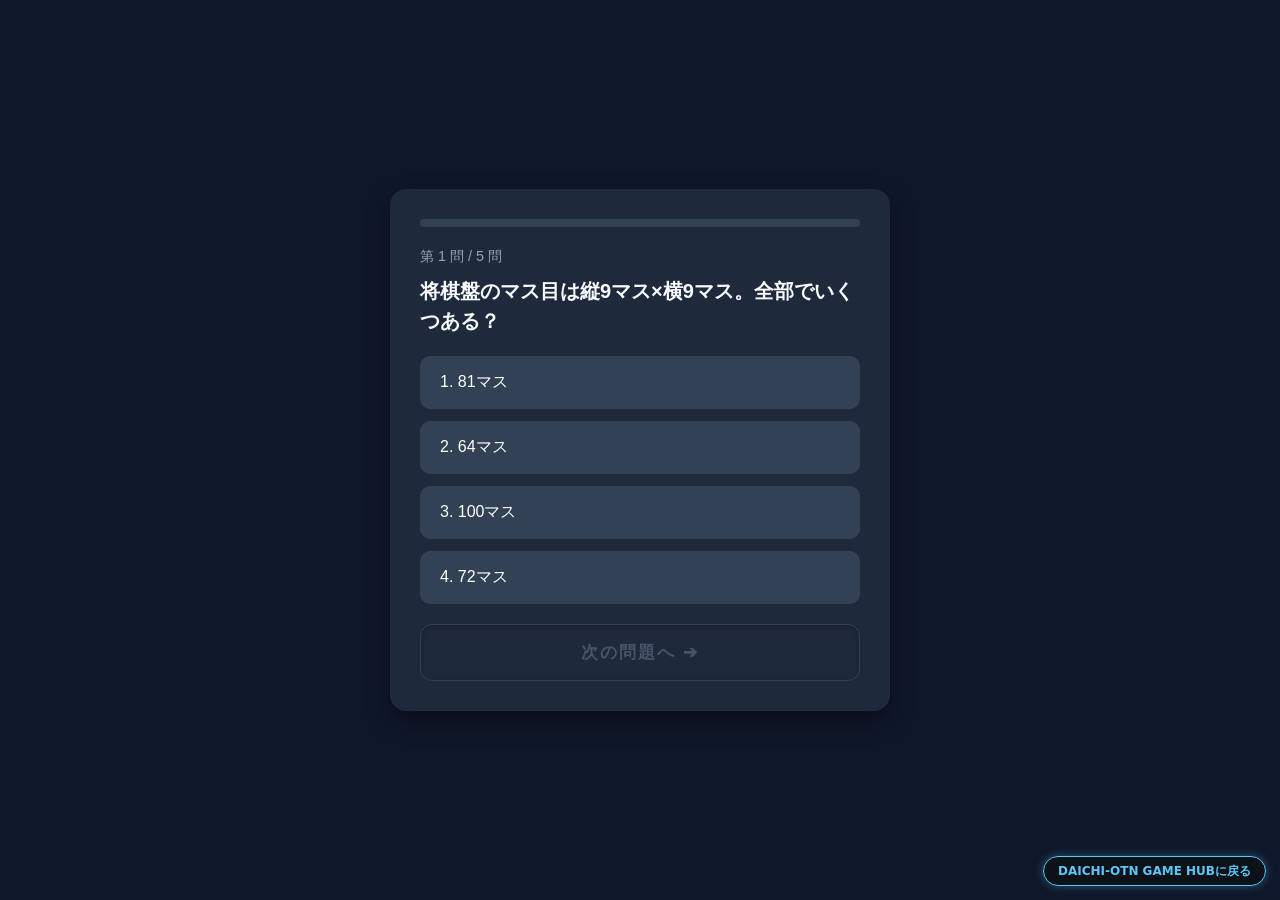
<file: games/quiz2.html>
<!DOCTYPE html>
<html lang="ja">
<head>
  <meta charset="UTF-8">
  <meta name="viewport" content="width=device-width, initial-scale=1.0">
  <title>Webクイズゲーム</title>
  <link rel="stylesheet" href="quiz.css">
</head>
<body>

  <div class="quiz-container">
    <!-- クイズ画面 -->
    <div id="quiz-screen">
      <div class="progress-bar-container">
        <div id="progress-bar" class="progress-bar"></div>
      </div>
      <div id="question-count" class="question-count">読み込み中...</div>
      <div id="question-text" class="question-text">クイズを読み込んでいます...</div>
      
      <div id="answers-grid" class="answers-grid">
        <!-- JSでボタンが動的に生成されます -->
      </div>

      <div id="explanation-box" class="explanation-box"></div>

      <button id="btn-next" class="btn-next" disabled>次の問題へ ➔</button>
    </div>

    <!-- 結果画面 -->
    <div id="result-screen" class="result-screen">
      <div class="result-title">結果発表</div>
      <div id="rank-badge" class="rank-badge">S</div>
      <div id="score-display" class="score-display">0 / 0 点</div>
      <div id="result-comment" class="result-comment">メッセージ</div>
      <button id="btn-restart" class="btn-restart">もう一度挑戦する</button>
    </div>
  </div>

  <script src="quiz2.js" defer></script>

    <!-- ハブに戻るボタン -->
    <style>
        .hub-back-btn {
            position: fixed;
            right: 14px;
            bottom: 14px;
            z-index: 9999;
            padding: 8px 14px;
            border-radius: 999px;
            background: rgba(14, 17, 22, 0.85);
            border: 1px solid #5ac8fa;
            color: #5ac8fa;
            font: 700 12px/1 system-ui, -apple-system, 'Hiragino Sans', 'Hiragino Kaku Gothic ProN', 'Meiryo', sans-serif;
            text-decoration: none;
            box-shadow: 0 0 10px rgba(90, 200, 250, 0.35);
            white-space: nowrap;
        }
        .hub-back-btn:hover { background: rgba(20, 40, 60, 0.9); }
    </style>
    <a class="hub-back-btn" href="../index.html">DAICHI-OTN GAME HUBに戻る</a>
</body>
</html>
</file>
<file: games/horihori/style.css>
:root {
    /* ---- カラートークン (docs/external-design/tone-and-manner.md) ---- */
    --color-bg: #14101f;
    --color-black: #000;
    --color-panel: #241a38;
    --color-panel-light: #34264e;
    --color-panel-glass: rgba(28, 20, 46, 0.88);
    --color-overlay: rgba(10, 6, 20, 0.66);
    --color-border: #5a4690;
    --color-text: #fff4d6;
    --color-muted: #b4a4d4;
    --color-gold: #ffd23f;
    --color-gold-dark: #c8901a;
    --color-accent: #ff7a1a;
    --color-cyan: #35e0ff;
    --color-danger: #ff3b5c;
    --color-ok: #3bff8a;
    --color-ruby: #ff3b6b;
    --color-diamond: #b8f4ff;
    --color-ink: #14101f;
    --color-shadow: rgba(0, 0, 0, 0.55);
    --color-glow-gold: rgba(255, 210, 63, 0.6);
    --color-glow-accent: rgba(255, 122, 26, 0.6);
    --color-glow-cyan: rgba(53, 224, 255, 0.55);
    --color-glow-danger: rgba(255, 59, 92, 0.6);
    --font-base: 'DotGothic16', 'Hiragino Kaku Gothic ProN', 'Yu Gothic', monospace;
}

* { box-sizing: border-box; }

html, body {
    margin: 0;
    padding: 0;
    height: 100%;
    background: var(--color-black);
    color: var(--color-text);
    font-family: var(--font-base);
    overflow: hidden;
    user-select: none;
    -webkit-user-select: none;
}

#root, #app {
    width: 100%;
    height: 100%;
}

#app {
    display: flex;
    justify-content: center;
    align-items: center;
}

/* 16:9 のステージ。UI は container query 単位(cqw)で Phaser キャンバスと同じ比率に拡縮する */
.stage {
    position: relative;
    touch-action: none;
    width: min(100vw, calc(100vh * 16 / 9));
    aspect-ratio: 16 / 9;
    container-type: size;
    overflow: hidden;
    background: var(--color-bg);
}

#game-container {
    position: absolute;
    inset: 0;
}

#game-container canvas {
    display: block;
    image-rendering: pixelated;
}

/* React オーバーレイ。--px = 1280px 基準の 1 デザインピクセル */
.ui-layer {
    --px: 0.078125cqw;
    --space-2xs: calc(4 * var(--px));
    --space-xs: calc(8 * var(--px));
    --space-sm: calc(12 * var(--px));
    --space-md: calc(20 * var(--px));
    --space-lg: calc(32 * var(--px));
    --space-xl: calc(48 * var(--px));
    --font-size-xs: calc(14 * var(--px));
    --font-size-sm: calc(18 * var(--px));
    --font-size-md: calc(24 * var(--px));
    --font-size-lg: calc(36 * var(--px));
    --font-size-xl: calc(56 * var(--px));
    --font-size-xxl: calc(96 * var(--px));
    --radius-base: calc(6 * var(--px));
    --border-w: calc(3 * var(--px));
    --shadow-tile: 0 calc(5 * var(--px)) 0 var(--color-shadow);
    --shadow-tile-pressed: 0 calc(1 * var(--px)) 0 var(--color-shadow);
    position: absolute;
    inset: 0;
    pointer-events: none;
    font-family: var(--font-base);
}

.ui-layer .interactive {
    pointer-events: auto;
}

/* 全画面の中央寄せオーバーレイ */
.ui-overlay {
    position: absolute;
    inset: 0;
    display: flex;
    flex-direction: column;
    align-items: center;
    justify-content: center;
    pointer-events: none;
}

.pixel-img {
    image-rendering: pixelated;
}
</file>
<file: games/horihori/assets/index-BFdKyrkK.css>
@font-face{font-family:DotGothic16;font-style:normal;font-display:swap;font-weight:400;src:url([data-uri]) format("woff2"),url([data-uri]) format("woff");unicode-range:U+25ee8,U+25f23,U+25f5c,U+25fd4,U+25fe0,U+25ffb,U+2600c,U+26017,U+26060,U+260ed,U+26222,U+2626a,U+26270,U+26286,U+2634c,U+26402,U+2667e,U+266b0,U+2671d,U+268dd,U+268ea,U+26951,U+2696f,U+26999,U+269dd,U+26a1e,U+26a58,U+26a8c,U+26ab7,U+26aff,U+26c29,U+26c73,U+26c9e,U+26cdd,U+26e40,U+26e65,U+26f94,U+26ff6-26ff8,U+270f4,U+2710d,U+27139,U+273da-273db,U+273fe,U+27410,U+27449,U+27614-27615,U+27631,U+27684,U+27693,U+2770e,U+27723,U+27752,U+278b2,U+27985,U+279b4,U+27a84,U+27bb3,U+27bbe,U+27bc7,U+27c3c,U+27cb8,U+27d73,U+27da0,U+27e10,U+27eaf,U+27fb7,U+2808a,U+280bb,U+28277,U+28282,U+282f3,U+283cd,U+2840c,U+28455,U+284dc,U+2856b,U+285c8-285c9,U+286d7,U+286fa,U+28946,U+28949,U+2896b,U+28987-28988,U+289ba-289bb,U+28a1e,U+28a29,U+28a43,U+28a71,U+28a99,U+28acd,U+28add,U+28ae4,U+28bc1,U+28bef,U+28cdd,U+28d10,U+28d71,U+28dfb,U+28e0f,U+28e17,U+28e1f,U+28e36,U+28e89,U+28eeb,U+28ef6,U+28f32,U+28ff8,U+292a0,U+292b1,U+29490,U+295cf,U+2967f,U+296f0,U+29719,U+29750,U+29810,U+298c6,U+29a72,U+29d4b,U+29ddb,U+29e15,U+29e3d,U+29e49,U+29e8a,U+29ec4,U+29edb,U+29ee9,U+29fce,U+29fd7,U+2a01a,U+2a02f,U+2a082,U+2a0f9,U+2a190,U+2a2b2,U+2a38c,U+2a437,U+2a5f1,U+2a602,U+2a61a,U+2a6b2,U+2a9e6,U+2b746,U+2b751,U+2b753,U+2b75a,U+2b75c,U+2b765,U+2b776-2b777,U+2b77c,U+2b782,U+2b789,U+2b78b,U+2b78e,U+2b794,U+2b7ac,U+2b7af,U+2b7bd,U+2b7c9,U+2b7cf,U+2b7d2,U+2b7d8,U+2b7f0,U+2b80d,U+2b817,U+2b81a,U+2d544,U+2e278,U+2e569,U+2e6ea,U+2f804,U+2f80f,U+2f815,U+2f818,U+2f81a,U+2f822,U+2f828,U+2f82c,U+2f833,U+2f83f,U+2f846,U+2f852,U+2f862,U+2f86d,U+2f873,U+2f877,U+2f884,U+2f899-2f89a,U+2f8a6,U+2f8ac,U+2f8b2,U+2f8b6,U+2f8d3,U+2f8db-2f8dc,U+2f8e1,U+2f8e5,U+2f8ea,U+2f8ed,U+2f8fc,U+2f903,U+2f90b,U+2f90f,U+2f91a,U+2f920-2f921,U+2f945,U+2f947,U+2f96c,U+2f995,U+2f9d0,U+2f9de-2f9df,U+2f9f4}@font-face{font-family:DotGothic16;font-style:normal;font-display:swap;font-weight:400;src:url([data-uri]) format("woff2"),url([data-uri]) format("woff");unicode-range:U+1f235-1f23b,U+1f240-1f248,U+1f250-1f251,U+2000b,U+20089-2008a,U+200a2,U+200a4,U+200b0,U+200f5,U+20158,U+201a2,U+20213,U+2032b,U+20371,U+20381,U+203f9,U+2044a,U+20509,U+2053f,U+205b1,U+205d6,U+20611,U+20628,U+206ec,U+2074f,U+207c8,U+20807,U+2083a,U+208b9,U+2090e,U+2097c,U+20984,U+2099d,U+20a64,U+20ad3,U+20b1d,U+20b9f,U+20bb7,U+20d45,U+20d58,U+20de1,U+20e64,U+20e6d,U+20e95,U+20f5f,U+21201,U+2123d,U+21255,U+21274,U+2127b,U+212d7,U+212e4,U+212fd,U+2131b,U+21336,U+21344,U+213c4,U+2146d-2146e,U+215d7,U+21647,U+216b4,U+21706,U+21742,U+218bd,U+219c3,U+21a1a,U+21c56,U+21d2d,U+21d45,U+21d62,U+21d78,U+21d92,U+21d9c,U+21da1,U+21db7,U+21de0,U+21e33-21e34,U+21f1e,U+21f76,U+21ffa,U+2217b,U+22218,U+2231e,U+223ad,U+22609,U+226f3,U+2285b,U+228ab,U+2298f,U+22ab8,U+22b46,U+22b4f-22b50,U+22ba6,U+22c1d,U+22c24,U+22de1,U+22e42,U+22feb,U+231b6,U+231c3-231c4,U+231f5,U+23372,U+233cc,U+233d0,U+233d2-233d3,U+233d5,U+233da,U+233df,U+233e4,U+233fe,U+2344a-2344b,U+23451,U+23465,U+234e4,U+2355a,U+23594,U+235c4,U+23638-2363a,U+23647,U+2370c,U+2371c,U+2373f,U+23763-23764,U+237e7,U+237f1,U+237ff,U+23824,U+2383d,U+23a98,U+23c7f,U+23cbe,U+23cfe,U+23d00,U+23d0e,U+23d40,U+23dd3,U+23df9-23dfa,U+23f7e,U+2404b,U+24096,U+24103,U+241c6,U+241fe,U+242ee,U+243bc,U+243d0,U+24629,U+246a5,U+247f1,U+24896,U+248e9,U+24a4d,U+24b56,U+24b6f,U+24c16,U+24d14,U+24e04,U+24e0e,U+24e37,U+24e6a,U+24e8b,U+24ff2,U+2504a,U+25055,U+25122,U+251a9,U+251cd,U+251e5,U+2521e,U+2524c,U+2542e,U+2548e,U+254d9,U+2550e,U+255a7,U+2567f,U+25771,U+257a9,U+257b4,U+25874,U+259c4,U+259cc,U+259d4,U+25ad7,U+25ae3-25ae4,U+25af1,U+25bb2,U+25c4b,U+25c64,U+25da1,U+25e2e,U+25e56,U+25e62,U+25e65,U+25ec2,U+25ed8}@font-face{font-family:DotGothic16;font-style:normal;font-display:swap;font-weight:400;src:url([data-uri]) format("woff2"),url([data-uri]) format("woff");unicode-range:U+ffd7,U+ffda-ffdc,U+ffe0-ffe2,U+ffe4,U+ffe6,U+ffe8-ffee,U+1f100-1f10c,U+1f110-1f16c,U+1f170-1f1ac,U+1f200-1f202,U+1f210-1f234}@font-face{font-family:DotGothic16;font-style:normal;font-display:swap;font-weight:400;src:url(./dotgothic16-3-400-normal-CqmRfGJf.woff2) format("woff2"),url(./dotgothic16-3-400-normal-iGhXFWLW.woff) format("woff");unicode-range:U+fa10,U+fa12-fa6d,U+fb00-fb04,U+fe10-fe19,U+fe30-fe42,U+fe44-fe52,U+fe54-fe66,U+fe68-fe6b,U+ff02,U+ff04,U+ff07,U+ff51,U+ff5b,U+ff5d,U+ff5f-ff60,U+ff66,U+ff69,U+ff87,U+ffa1-ffbe,U+ffc2-ffc7,U+ffca-ffcf,U+ffd2-ffd6}@font-face{font-family:DotGothic16;font-style:normal;font-display:swap;font-weight:400;src:url([data-uri]) format("woff2"),url([data-uri]) format("woff");unicode-range:U+f92d-f959,U+f95b-f9f2,U+f9f4-fa0b,U+fa0e-fa0f}@font-face{font-family:DotGothic16;font-style:normal;font-display:swap;font-weight:400;src:url(./dotgothic16-5-400-normal-DcLOHINF.woff2) format("woff2"),url(./dotgothic16-5-400-normal-QFWzBYOy.woff) format("woff");unicode-range:U+9e8b-9e8c,U+9e8e-9e8f,U+9e91-9e92,U+9e95-9e96,U+9e98,U+9e9b,U+9e9d-9e9e,U+9ea4-9ea5,U+9ea8-9eaa,U+9eac-9eb0,U+9eb3-9eb5,U+9eb8,U+9ebc-9ebf,U+9ec3,U+9ec6,U+9ec8,U+9ecb-9ecd,U+9ecf-9ed1,U+9ed4-9ed5,U+9ed8,U+9edb-9ee0,U+9ee4-9ee5,U+9ee7-9ee8,U+9eec-9ef2,U+9ef4-9ef9,U+9efb-9eff,U+9f02-9f03,U+9f07-9f09,U+9f0e-9f12,U+9f14-9f17,U+9f19-9f1b,U+9f1f-9f22,U+9f26,U+9f2a-9f2c,U+9f2f,U+9f31-9f32,U+9f34,U+9f37,U+9f39-9f3a,U+9f3c-9f3f,U+9f41,U+9f43-9f47,U+9f4a,U+9f4e-9f50,U+9f52-9f58,U+9f5a,U+9f5d-9f61,U+9f63,U+9f66-9f6a,U+9f6c-9f73,U+9f75-9f77,U+9f7a,U+9f7d,U+9f7f,U+9f8f-9f92,U+9f94-9f97,U+9f99,U+9f9c-9fa3,U+9fa5,U+9fb4,U+9fbc-9fc2,U+9fc4,U+9fc6,U+9fcc,U+f900-f92c}@font-face{font-family:DotGothic16;font-style:normal;font-display:swap;font-weight:400;src:url(./dotgothic16-6-400-normal-CNBXTab_.woff2) format("woff2"),url(./dotgothic16-6-400-normal-Clm3FWhX.woff) format("woff");unicode-range:U+9c3e,U+9c41,U+9c43-9c4a,U+9c4e-9c50,U+9c52-9c54,U+9c56,U+9c58,U+9c5a-9c61,U+9c63,U+9c65,U+9c67-9c6b,U+9c6d-9c6e,U+9c70,U+9c72,U+9c75-9c78,U+9c7a-9c7c,U+9ce6-9ce7,U+9ceb-9cec,U+9cf0,U+9cf2,U+9cf6-9cf7,U+9cf9,U+9d02-9d03,U+9d06-9d09,U+9d0b,U+9d0e,U+9d11-9d12,U+9d15,U+9d17-9d18,U+9d1b-9d1f,U+9d23,U+9d26,U+9d2a-9d2c,U+9d2f-9d30,U+9d32-9d34,U+9d3a,U+9d3c-9d3f,U+9d41-9d48,U+9d4a,U+9d50-9d54,U+9d59,U+9d5d-9d65,U+9d69-9d6c,U+9d6f-9d70,U+9d72-9d73,U+9d76-9d77,U+9d7a-9d7c,U+9d7e,U+9d83-9d84,U+9d86-9d87,U+9d89-9d8a,U+9d8d-9d8e,U+9d92-9d93,U+9d95-9d9a,U+9da1,U+9da4,U+9da9-9dac,U+9dae,U+9db1-9db2,U+9db5,U+9db8-9dbd,U+9dbf-9dc4,U+9dc6-9dc7,U+9dc9-9dca,U+9dcf,U+9dd3-9dd7,U+9dd9-9dda,U+9dde-9de0,U+9de3,U+9de5-9de7,U+9de9,U+9deb,U+9ded-9df0,U+9df3-9df4,U+9df8,U+9dfd-9dfe,U+9e02,U+9e07,U+9e0a,U+9e0d-9e0e,U+9e10-9e12,U+9e15-9e16,U+9e19-9e1f,U+9e75,U+9e79-9e7d,U+9e80-9e85,U+9e87-9e88}@font-face{font-family:DotGothic16;font-style:normal;font-display:swap;font-weight:400;src:url(./dotgothic16-7-400-normal-Bk4Efuv8.woff2) format("woff2"),url(./dotgothic16-7-400-normal-BobORT92.woff) format("woff");unicode-range:U+9ae5-9ae7,U+9ae9,U+9aeb-9aec,U+9aee-9aef,U+9af1-9af5,U+9af7,U+9af9-9afb,U+9afd,U+9aff-9b06,U+9b08-9b09,U+9b0b-9b0e,U+9b10,U+9b12,U+9b16,U+9b18-9b1d,U+9b1f-9b20,U+9b22-9b23,U+9b25-9b2f,U+9b32-9b35,U+9b37,U+9b39-9b3b,U+9b3d,U+9b43-9b44,U+9b48,U+9b4b-9b4f,U+9b51,U+9b55-9b58,U+9b5b,U+9b5e,U+9b61,U+9b63,U+9b65-9b66,U+9b68,U+9b6a-9b6f,U+9b72-9b79,U+9b7f-9b80,U+9b83-9b87,U+9b89-9b8b,U+9b8d,U+9b8f-9b94,U+9b96-9b97,U+9b9a,U+9b9d-9ba0,U+9ba6-9ba7,U+9ba9-9baa,U+9bac,U+9bb0-9bb2,U+9bb4,U+9bb7-9bb9,U+9bbb-9bbc,U+9bbe-9bc1,U+9bc6-9bc8,U+9bca,U+9bce-9bd2,U+9bd4,U+9bd7-9bd8,U+9bdd,U+9bdf,U+9be1-9be5,U+9be7,U+9bea-9beb,U+9bee-9bf3,U+9bf5,U+9bf7-9bfa,U+9bfd,U+9bff-9c00,U+9c02,U+9c04,U+9c06,U+9c08-9c0d,U+9c0f-9c16,U+9c18-9c1e,U+9c21-9c2a,U+9c2d-9c32,U+9c35-9c37,U+9c39-9c3a,U+9c3d}@font-face{font-family:DotGothic16;font-style:normal;font-display:swap;font-weight:400;src:url(./dotgothic16-8-400-normal-Dy8g_nGf.woff2) format("woff2"),url(./dotgothic16-8-400-normal-CT8BjNbl.woff) format("woff");unicode-range:U+98eb,U+98ed-98ee,U+98f0-98f1,U+98f3,U+98f6,U+9902,U+9907-9909,U+9911-9912,U+9914-9918,U+991a-9922,U+9924,U+9926-9927,U+992b-992c,U+992e,U+9931-9935,U+9939-993e,U+9940-9942,U+9945-9949,U+994b-994e,U+9950-9952,U+9954-9955,U+9958-9959,U+995b-995c,U+995e-9960,U+9963,U+9997-9998,U+999b,U+999d-999f,U+99a3,U+99a5-99a6,U+99a8,U+99ad-99ae,U+99b0-99b2,U+99b5,U+99b9-99ba,U+99bc-99bd,U+99bf,U+99c1,U+99c3,U+99c8-99c9,U+99d1,U+99d3-99d5,U+99d8-99df,U+99e1-99e2,U+99e7,U+99ea-99ee,U+99f0-99f2,U+99f4-99f5,U+99f8-99f9,U+99fb-99fe,U+9a01-9a05,U+9a08,U+9a0a-9a0c,U+9a0f-9a11,U+9a16,U+9a1a,U+9a1e,U+9a20,U+9a22-9a24,U+9a27,U+9a2b,U+9a2d-9a2e,U+9a31,U+9a33,U+9a35-9a38,U+9a3e,U+9a40-9a45,U+9a47,U+9a4a-9a4e,U+9a51-9a52,U+9a54-9a58,U+9a5b,U+9a5d,U+9a5f,U+9a62,U+9a64-9a65,U+9a69-9a6c,U+9aaa,U+9aac-9ab0,U+9ab2,U+9ab4-9ab7,U+9ab9,U+9abb-9ac1,U+9ac3,U+9ac6,U+9ac8,U+9ace-9ad3,U+9ad5-9ad7,U+9adb-9adc,U+9ade-9ae0,U+9ae2-9ae4}@font-face{font-family:DotGothic16;font-style:normal;font-display:swap;font-weight:400;src:url(./dotgothic16-9-400-normal-QetsSX0O.woff2) format("woff2"),url(./dotgothic16-9-400-normal-BZpgpvTz.woff) format("woff");unicode-range:U+971d,U+9721-9724,U+9728,U+972a,U+9730-9731,U+9733,U+9736,U+9738-9739,U+973b,U+973d-973e,U+9741-9744,U+9746-974a,U+974d-974f,U+9751,U+9755,U+9757-9758,U+975a-975c,U+9760-9761,U+9763-9764,U+9766-9768,U+976a-976b,U+976e,U+9771,U+9773,U+9776-977d,U+977f-9781,U+9785-9786,U+9789,U+978b,U+978f-9790,U+9795-9797,U+9799-979a,U+979c,U+979e-97a0,U+97a2-97a3,U+97a6,U+97a8,U+97ab-97ac,U+97ae,U+97b1-97b6,U+97b8-97ba,U+97bc,U+97be-97bf,U+97c1,U+97c3-97ce,U+97d0-97d1,U+97d4,U+97d7-97d9,U+97db-97de,U+97e0-97e1,U+97e4,U+97e6,U+97ed-97ef,U+97f1-97f2,U+97f4-97f8,U+97fa,U+9804,U+9807,U+980a,U+980c-980f,U+9814,U+9816-9817,U+9819-981a,U+981c,U+981e,U+9820-9821,U+9823-9826,U+982b,U+982e-9830,U+9832-9835,U+9837,U+9839,U+983d-983e,U+9844,U+9846-9847,U+984a-984b,U+984f,U+9851-9853,U+9856-9857,U+9859-985b,U+9862-9863,U+9865-9866,U+986a-986c,U+986f-9871,U+9873-9875,U+98aa-98ab,U+98ad-98ae,U+98b0-98b1,U+98b4,U+98b6-98b8,U+98ba-98bc,U+98bf,U+98c2-98c8,U+98cb-98cc,U+98ce,U+98dc,U+98de,U+98e0-98e1,U+98e3,U+98e5-98e7,U+98e9-98ea}@font-face{font-family:DotGothic16;font-style:normal;font-display:swap;font-weight:400;src:url(./dotgothic16-10-400-normal-XBm6YP3Q.woff2) format("woff2"),url(./dotgothic16-10-400-normal-CxZhSOI0.woff) format("woff");unicode-range:U+944a,U+944c,U+9452-9453,U+9455,U+9459-945c,U+945e-9463,U+9468,U+946a-946b,U+946d-9472,U+9475,U+9477,U+947c-947f,U+9481,U+9483-9485,U+9578-9579,U+957e-957f,U+9582,U+9584,U+9586-9588,U+958a,U+958c-958f,U+9592,U+9594,U+9596,U+9598-9599,U+959d-95a1,U+95a4,U+95a6-95a9,U+95ab-95ad,U+95b1,U+95b4,U+95b6,U+95b9-95bf,U+95c3,U+95c6,U+95c8-95cd,U+95d0-95d6,U+95d9-95da,U+95dc-95e2,U+95e4-95e6,U+95e8,U+961d-961e,U+9621-9622,U+9624-9626,U+9628,U+962c,U+962e-962f,U+9631,U+9633-9634,U+9637-963a,U+963c-963d,U+9641-9642,U+964b-964c,U+964f,U+9652,U+9654,U+9656-9658,U+965c-965f,U+9661,U+9666,U+966a,U+966c,U+966e,U+9672,U+9674,U+9677,U+967b-967c,U+967e-967f,U+9681-9684,U+9689,U+968b,U+968d,U+9691,U+9695-9698,U+969a,U+969d,U+969f,U+96a4-96aa,U+96ae-96b4,U+96b6,U+96b8-96bb,U+96bd,U+96c1,U+96c9-96cb,U+96cd-96ce,U+96d2,U+96d5-96d6,U+96d8-96da,U+96dc-96df,U+96e9,U+96ef,U+96f1,U+96f9-96fa,U+9702-9706,U+9708-9709,U+970d-970f,U+9711,U+9713-9714,U+9716,U+9719-971b}@font-face{font-family:DotGothic16;font-style:normal;font-display:swap;font-weight:400;src:url(./dotgothic16-11-400-normal-C5zLcBMS.woff2) format("woff2"),url(./dotgothic16-11-400-normal-DBH7Prh4.woff) format("woff");unicode-range:U+92bc-92bd,U+92bf-92c3,U+92c5-92c8,U+92cb-92d0,U+92d2-92d3,U+92d5,U+92d7-92d9,U+92dc-92dd,U+92df-92e1,U+92e3-92e5,U+92e7-92ea,U+92ec,U+92ee,U+92f0,U+92f2,U+92f7-92fb,U+92ff-9300,U+9302,U+9304,U+9308,U+930d,U+930f-9311,U+9314-9315,U+9318-931a,U+931c-931f,U+9321-9325,U+9327-932b,U+932e,U+9333-9337,U+933a-933b,U+9344,U+9347-934a,U+934d,U+9350-9352,U+9354-9358,U+935a,U+935c,U+935e,U+9360,U+9364-9365,U+9367,U+9369-936d,U+936f-9371,U+9373-9374,U+9376,U+937a,U+937d-9382,U+9388,U+938a-938b,U+938d,U+938f,U+9392,U+9394-9395,U+9397-9398,U+939a-939b,U+939e,U+93a1,U+93a3-93a4,U+93a6,U+93a8-93a9,U+93ab-93ad,U+93b0,U+93b4-93b6,U+93b9-93bb,U+93c1,U+93c3-93cd,U+93d0-93d1,U+93d3,U+93d6-93d9,U+93dc-93df,U+93e2,U+93e4-93e8,U+93f1,U+93f5,U+93f7-93fb,U+93fd,U+9401-9404,U+9407-9409,U+940d-9410,U+9413-9417,U+9419-941a,U+941f,U+9421,U+942b,U+942e-942f,U+9431-9434,U+9436,U+9438,U+943a-943b,U+943d,U+943f,U+9441,U+9443-9445,U+9448}@font-face{font-family:DotGothic16;font-style:normal;font-display:swap;font-weight:400;src:url(./dotgothic16-12-400-normal-ktXtUDZG.woff2) format("woff2"),url(./dotgothic16-12-400-normal-DJJJ5wcg.woff) format("woff");unicode-range:U+9143,U+9146-914c,U+914f,U+9153,U+9156-915b,U+9161,U+9163-9165,U+9167,U+9169,U+916d,U+9172-9174,U+9179-917b,U+9181-9183,U+9185-9187,U+9189-918b,U+918e,U+9191,U+9193-9195,U+9197-9198,U+919e,U+91a1-91a2,U+91a6,U+91a8,U+91aa-91b6,U+91ba-91bd,U+91bf-91c6,U+91c9,U+91cb,U+91d0,U+91d3-91d4,U+91d6-91d7,U+91d9-91db,U+91de-91df,U+91e1,U+91e4-91e6,U+91e9-91ea,U+91ec-91f1,U+91f5-91f7,U+91f9,U+91fb-91fd,U+91ff-9201,U+9204-9207,U+9209-920a,U+920c,U+920e,U+9210-9218,U+921c-921e,U+9223-9226,U+9228-9229,U+922c,U+922e-9230,U+9233,U+9235-923a,U+923c,U+923e-9240,U+9242-9243,U+9245-924b,U+924d-9251,U+9256-925a,U+925c-925e,U+9260-9261,U+9264-9269,U+926e-9270,U+9275-9279,U+927b-927f,U+9288-928a,U+928d-928e,U+9291-9293,U+9295-9297,U+9299,U+929b-929c,U+929f-92a0,U+92a4-92a5,U+92a7-92a8,U+92ab,U+92af,U+92b2-92b3,U+92b6-92bb}@font-face{font-family:DotGothic16;font-style:normal;font-display:swap;font-weight:400;src:url(./dotgothic16-13-400-normal-DU19P-j7.woff2) format("woff2"),url(./dotgothic16-13-400-normal-CnndmOdg.woff) format("woff");unicode-range:U+8f52-8f55,U+8f57-8f58,U+8f5c-8f5e,U+8f61-8f66,U+8f9c-8f9d,U+8f9f-8fa2,U+8fa4-8fa8,U+8fad-8faf,U+8fb4-8fb8,U+8fbe,U+8fc0-8fc2,U+8fc6,U+8fc8,U+8fca-8fcb,U+8fcd,U+8fd0,U+8fd2-8fd3,U+8fd5,U+8fda,U+8fe0,U+8fe2-8fe5,U+8fe8-8fea,U+8fed-8fef,U+8ff1,U+8ff4-8ff6,U+8ff8-8ffb,U+8ffe,U+9002,U+9004-9005,U+9008,U+900b-900e,U+9011,U+9013,U+9015-9016,U+9018,U+901b,U+901e,U+9021,U+9027-902a,U+902c-902d,U+902f,U+9033-9037,U+9039,U+903c,U+903e-903f,U+9041,U+9043-9044,U+9049,U+904c,U+904f-9052,U+9056,U+9058,U+905b-905e,U+9062,U+9066-9068,U+906c,U+906f-9070,U+9072,U+9074,U+9076,U+9079,U+9080-9083,U+9085,U+9087-9088,U+908b-908c,U+908e-9090,U+9095,U+9097-9099,U+909b,U+90a0-90a2,U+90a5,U+90a8,U+90af-90b6,U+90bd-90be,U+90c3-90c5,U+90c7-90c9,U+90cc,U+90d2,U+90d5,U+90d7-90d9,U+90db-90df,U+90e2,U+90e4-90e5,U+90eb,U+90ef-90f0,U+90f2,U+90f4,U+90f6,U+90fe-9100,U+9102,U+9104-9106,U+9108,U+910d,U+9110,U+9112,U+9114-911a,U+911c,U+911e,U+9120,U+9122-9123,U+9125,U+9127,U+9129,U+912d-9132,U+9134,U+9136-9137,U+9139-913a,U+913c-913d}@font-face{font-family:DotGothic16;font-style:normal;font-display:swap;font-weight:400;src:url(./dotgothic16-14-400-normal-C7WZ2svY.woff2) format("woff2"),url(./dotgothic16-14-400-normal-BOhxxtUV.woff) format("woff");unicode-range:U+8dc0,U+8dc2,U+8dc5-8dc8,U+8dca-8dcc,U+8dce-8dcf,U+8dd1,U+8dd4-8dd7,U+8dd9-8ddb,U+8ddf,U+8de3-8de5,U+8de7,U+8dea-8dec,U+8df0-8df2,U+8df4,U+8dfc-8dfd,U+8dff,U+8e01,U+8e04-8e06,U+8e08-8e09,U+8e0b-8e0c,U+8e10-8e11,U+8e14,U+8e16,U+8e1d-8e23,U+8e26-8e27,U+8e30-8e31,U+8e33-8e39,U+8e3d,U+8e40-8e42,U+8e44,U+8e47-8e50,U+8e54-8e55,U+8e59,U+8e5b-8e64,U+8e69,U+8e6c-8e6d,U+8e6f-8e72,U+8e75-8e77,U+8e79-8e7c,U+8e81-8e85,U+8e89,U+8e8b,U+8e90-8e95,U+8e98-8e9b,U+8e9d-8e9e,U+8ea1-8ea2,U+8ea7,U+8ea9-8eaa,U+8eac-8eb1,U+8eb3,U+8eb5-8eb6,U+8eba-8ebb,U+8ebe,U+8ec0-8ec1,U+8ec3-8ec8,U+8ecb,U+8ecf,U+8ed1,U+8ed4,U+8edb-8edc,U+8ee3,U+8ee8,U+8eeb,U+8eed-8eee,U+8ef0-8ef1,U+8ef7,U+8ef9-8efc,U+8efe,U+8f00,U+8f02,U+8f05,U+8f07-8f08,U+8f0a,U+8f0f-8f10,U+8f12-8f13,U+8f15-8f19,U+8f1b-8f1c,U+8f1e-8f21,U+8f23,U+8f25-8f28,U+8f2b-8f2f,U+8f33-8f37,U+8f39-8f3b,U+8f3e,U+8f40-8f43,U+8f45-8f47,U+8f49-8f4a,U+8f4c-8f4f,U+8f51}@font-face{font-family:DotGothic16;font-style:normal;font-display:swap;font-weight:400;src:url(./dotgothic16-15-400-normal-D2_e2n1W.woff2) format("woff2"),url(./dotgothic16-15-400-normal-CeL9X1aw.woff) format("woff");unicode-range:U+8b2d,U+8b30,U+8b37,U+8b3c,U+8b3e,U+8b41-8b46,U+8b48-8b49,U+8b4c-8b4f,U+8b51-8b54,U+8b56,U+8b59,U+8b5b,U+8b5e-8b5f,U+8b63,U+8b69,U+8b6b-8b6d,U+8b6f,U+8b71,U+8b74,U+8b76,U+8b78-8b79,U+8b7c-8b81,U+8b84-8b85,U+8b8a-8b8f,U+8b92-8b96,U+8b99-8b9a,U+8b9c-8ba0,U+8c38-8c3a,U+8c3d-8c3f,U+8c41,U+8c45,U+8c47-8c49,U+8c4b-8c4c,U+8c4e-8c51,U+8c53-8c55,U+8c57-8c59,U+8c5b,U+8c5d,U+8c62-8c64,U+8c66,U+8c68-8c69,U+8c6b-8c6d,U+8c73,U+8c75-8c76,U+8c78,U+8c7a-8c7c,U+8c7e,U+8c82,U+8c85-8c87,U+8c89-8c8b,U+8c8d-8c8e,U+8c90,U+8c92-8c94,U+8c98-8c99,U+8c9b-8c9c,U+8c9f,U+8ca4,U+8cad-8cae,U+8cb2-8cb3,U+8cb6,U+8cb9-8cba,U+8cbd,U+8cc1-8cc2,U+8cc4-8cc6,U+8cc8-8cc9,U+8ccb,U+8ccd-8ccf,U+8cd2,U+8cd5-8cd6,U+8cd9-8cda,U+8cdd,U+8ce1,U+8ce3-8ce4,U+8ce6,U+8ce8,U+8cec,U+8cef-8cf2,U+8cf4-8cf5,U+8cf7-8cf8,U+8cfa-8cfb,U+8cfd-8cff,U+8d01,U+8d03-8d04,U+8d07,U+8d09-8d0b,U+8d0d-8d10,U+8d12-8d14,U+8d16-8d17,U+8d1b-8d1d,U+8d65,U+8d67,U+8d69,U+8d6b-8d6e,U+8d71,U+8d73,U+8d76,U+8d7f,U+8d81-8d82,U+8d84,U+8d88,U+8d8d,U+8d90-8d91,U+8d95,U+8d99,U+8d9e-8da0,U+8da6,U+8da8,U+8dab-8dac,U+8daf,U+8db2,U+8db5,U+8db7,U+8db9-8dbc,U+8dbe}@font-face{font-family:DotGothic16;font-style:normal;font-display:swap;font-weight:400;src:url(./dotgothic16-16-400-normal-DRoxv7y3.woff2) format("woff2"),url(./dotgothic16-16-400-normal-D1GJV4Bt.woff) format("woff");unicode-range:U+8973-8975,U+8977,U+897a-897e,U+8980,U+8983,U+8988-898a,U+898d,U+8990,U+8993-8995,U+8998,U+899b-899c,U+899f-89a1,U+89a5-89a6,U+89a9,U+89ac,U+89af-89b0,U+89b2,U+89b4-89b7,U+89ba,U+89bc-89bd,U+89bf-89c1,U+89d4-89d8,U+89da,U+89dc-89dd,U+89e5,U+89e7,U+89e9,U+89eb,U+89ed,U+89f1,U+89f3-89f4,U+89f6,U+89f8-89f9,U+89fd,U+89ff,U+8a01,U+8a04-8a05,U+8a07,U+8a0c,U+8a0f-8a12,U+8a14-8a16,U+8a1b,U+8a1d-8a1e,U+8a20-8a22,U+8a24-8a26,U+8a2b-8a2c,U+8a2f,U+8a35-8a37,U+8a3b,U+8a3d-8a3e,U+8a40-8a41,U+8a43,U+8a45-8a49,U+8a4d-8a4e,U+8a51-8a54,U+8a56-8a58,U+8a5b-8a5d,U+8a61-8a62,U+8a65,U+8a67,U+8a6c-8a6d,U+8a75-8a77,U+8a79-8a7c,U+8a7e-8a80,U+8a82-8a86,U+8a8b,U+8a8f-8a92,U+8a96-8a97,U+8a99-8a9a,U+8a9f,U+8aa1,U+8aa3,U+8aa5-8aaa,U+8aae-8aaf,U+8ab3,U+8ab6-8ab7,U+8abb-8abc,U+8abe,U+8ac2-8ac4,U+8ac6,U+8ac8-8aca,U+8acc-8acd,U+8ad0-8ad1,U+8ad3-8ad5,U+8ad7,U+8ada-8ae2,U+8ae4,U+8ae7,U+8aeb-8aec,U+8aee,U+8af0-8af1,U+8af3-8af7,U+8afa,U+8afc,U+8aff,U+8b01-8b02,U+8b04-8b07,U+8b0a-8b0d,U+8b0f-8b11,U+8b14,U+8b16,U+8b1a,U+8b1c,U+8b1e-8b20,U+8b26,U+8b28,U+8b2b-8b2c}@font-face{font-family:DotGothic16;font-style:normal;font-display:swap;font-weight:400;src:url(./dotgothic16-17-400-normal-DG2QyB2w.woff2) format("woff2"),url(./dotgothic16-17-400-normal-Swfs6HZ6.woff) format("woff");unicode-range:U+87e2-87e6,U+87ea-87ed,U+87ef,U+87f1,U+87f3,U+87f5-87f8,U+87fa-87fb,U+87fe-87ff,U+8801,U+8803,U+8805-8807,U+8809-880b,U+880d-8816,U+8818-881c,U+881e-881f,U+8821-8822,U+8827-8828,U+882d-882e,U+8830-8832,U+8835-8836,U+8839-883c,U+8841-8845,U+8848-884b,U+884d-884e,U+8851-8852,U+8855-8856,U+8858-885a,U+885c,U+885e-8860,U+8862,U+8864,U+8869,U+886b,U+886e-886f,U+8871-8872,U+8875,U+8877,U+8879,U+887b,U+887d-887e,U+8880-8882,U+8888,U+888d,U+8892,U+8897-889c,U+889e-88a0,U+88a2,U+88a4,U+88a8,U+88aa,U+88ae,U+88b0-88b1,U+88b5,U+88b7,U+88ba,U+88bc-88c0,U+88c3-88c4,U+88c6,U+88ca-88ce,U+88d1-88d4,U+88d8-88d9,U+88db,U+88dd-88e1,U+88e7-88e8,U+88ef-88f2,U+88f4-88f5,U+88f7,U+88f9,U+88fc,U+8901-8902,U+8904,U+8906,U+890a,U+890c-890f,U+8913,U+8915-8916,U+8918-891a,U+891c-891e,U+8920,U+8925-8928,U+892a-892b,U+8930-8932,U+8935-893b,U+893e,U+8940-8946,U+8949,U+894c-894d,U+894f,U+8952,U+8956-8957,U+895a-895c,U+895e,U+8960-8964,U+8966,U+896a-896b,U+896d-8970}@font-face{font-family:DotGothic16;font-style:normal;font-display:swap;font-weight:400;src:url(./dotgothic16-18-400-normal-K9MKKTr8.woff2) format("woff2"),url(./dotgothic16-18-400-normal-C0xHJSF5.woff) format("woff");unicode-range:U+8655-8659,U+865b,U+865d-8664,U+8667,U+8669,U+866c,U+866f,U+8671,U+8675-8677,U+867a-867b,U+867d,U+8687-8689,U+868b-868d,U+8691,U+8693,U+8695-8696,U+8698,U+869a,U+869c-869d,U+86a1,U+86a3-86a4,U+86a6-86ab,U+86ad,U+86af-86b1,U+86b3-86b9,U+86bf-86c1,U+86c3-86c6,U+86c9,U+86cb,U+86ce,U+86d1-86d2,U+86d4-86d5,U+86d7,U+86da,U+86dc,U+86de-86e0,U+86e3-86e7,U+86e9,U+86ec-86ed,U+86ef,U+86f8-86fe,U+8700,U+8703-870b,U+870d-8714,U+8719-871a,U+871e-871f,U+8721-8723,U+8725,U+8728-8729,U+872e-872f,U+8731-8732,U+8734,U+8737,U+8739-8740,U+8743,U+8745,U+8749,U+874b-874e,U+8751,U+8753,U+8755,U+8757-8759,U+875d,U+875f-8761,U+8763-8766,U+8768,U+876a,U+876e-876f,U+8771-8772,U+8774,U+8778,U+877b-877c,U+877f,U+8782-8789,U+878b-878c,U+878e,U+8790,U+8793,U+8795,U+8797-8799,U+879e-87a0,U+87a2-87a3,U+87a7,U+87ab-87af,U+87b1,U+87b3,U+87b5,U+87bb,U+87bd-87c1,U+87c4,U+87c6-87cb,U+87ce,U+87d0,U+87d2,U+87d5-87d6,U+87d9-87da,U+87dc,U+87df-87e0}@font-face{font-family:DotGothic16;font-style:normal;font-display:swap;font-weight:400;src:url(./dotgothic16-19-400-normal-CXwThgld.woff2) format("woff2"),url(./dotgothic16-19-400-normal-CA-5WGDA.woff) format("woff");unicode-range:U+84b4,U+84b9-84bb,U+84bd-84c2,U+84c6-84ca,U+84cc-84d1,U+84d3,U+84d6,U+84d9-84da,U+84dc,U+84e7,U+84ea,U+84ec,U+84ef-84f2,U+84f4,U+84f7,U+84fa-84fd,U+84ff-8500,U+8502-8503,U+8506-8507,U+850c,U+850e,U+8510,U+8514-8515,U+8517-8518,U+851a-851c,U+851e-851f,U+8521-8525,U+8527,U+852a-852c,U+852f,U+8532-8534,U+8536,U+853e-8541,U+8543,U+8546,U+8548,U+854a-854b,U+854f-8553,U+8555-855a,U+855c-8564,U+8569-856b,U+856d,U+856f,U+8577,U+8579-857b,U+857d-8581,U+8585-8586,U+8588-858c,U+858f-8591,U+8593,U+8597-8598,U+859b-859d,U+859f-85a0,U+85a2,U+85a4-85a5,U+85a7-85a8,U+85ad-85b0,U+85b4,U+85b6-85ba,U+85bc-85bf,U+85c1-85c2,U+85c7,U+85c9-85cb,U+85ce-85d0,U+85d5,U+85d8-85da,U+85dc,U+85df-85e1,U+85e5-85e6,U+85e8,U+85ed,U+85f3-85f4,U+85f6-85f7,U+85f9-85fa,U+85fc,U+85fe-8600,U+8602,U+8604-8606,U+860a-860b,U+860d-860e,U+8610-8613,U+8616-861b,U+861e,U+8621-8622,U+8624,U+8627,U+8629,U+862f-8630,U+8636,U+8638-863a,U+863c-863d,U+863f-8642,U+8646,U+864d,U+8652-8654}@font-face{font-family:DotGothic16;font-style:normal;font-display:swap;font-weight:400;src:url(./dotgothic16-20-400-normal-BDMMHx9_.woff2) format("woff2"),url(./dotgothic16-20-400-normal-DPaAWFSf.woff) format("woff");unicode-range:U+82e8,U+82ea,U+82ed,U+82ef,U+82f3-82f4,U+82f6-82f7,U+82f9,U+82fb,U+82fd-82fe,U+8300-8301,U+8303,U+8306-8308,U+830a-830c,U+8316-8318,U+831b,U+831d-831f,U+8321-8323,U+832b-8335,U+8337,U+833a,U+833c-833d,U+8340,U+8342-8347,U+834a,U+834d-8351,U+8353-8357,U+835a,U+8362-8363,U+8370,U+8373,U+8375,U+8378,U+837c-837d,U+837f-8380,U+8382,U+8384-8387,U+838a,U+838d-838e,U+8392-8396,U+8398-83a0,U+83a2,U+83a6-83ad,U+83b1,U+83b5,U+83bd-83c1,U+83c7,U+83c9,U+83ce-83d1,U+83d4,U+83d6,U+83d8,U+83dd,U+83df-83e1,U+83e5,U+83e8,U+83ea-83eb,U+83f0,U+83f2,U+83f4,U+83f6-83f9,U+83fb-83fd,U+8401,U+8403-8404,U+8406-8407,U+840a-840b,U+840d,U+840f,U+8411,U+8413,U+8415,U+8417,U+8419,U+8420,U+8422,U+842a,U+842f,U+8431,U+8435,U+8438-8439,U+843c,U+8445-8448,U+844a,U+844d-844f,U+8451-8452,U+8456,U+8458-845a,U+845c,U+845f-8462,U+8464-8467,U+8469-846b,U+846d-8470,U+8473-8474,U+8476-847a,U+847c-847d,U+8481-8482,U+8484-8485,U+848b,U+8490,U+8492-8493,U+8495,U+8497,U+849c,U+849e-849f,U+84a1,U+84a6,U+84a8-84aa,U+84ad,U+84af,U+84b1}@font-face{font-family:DotGothic16;font-style:normal;font-display:swap;font-weight:400;src:url(./dotgothic16-21-400-normal-nmkcTX2N.woff2) format("woff2"),url(./dotgothic16-21-400-normal-C7qQQSh1.woff) format("woff");unicode-range:U+814a,U+814c,U+8151-8153,U+8157,U+815f-8161,U+8165-8169,U+816d-816f,U+8171,U+8173-8174,U+8177,U+8180-8186,U+8188,U+818a-818b,U+818e,U+8190,U+8193,U+8195-8196,U+8198,U+819b,U+819e,U+81a0,U+81a2,U+81a4,U+81a9,U+81ae,U+81b0,U+81b2,U+81b4-81b5,U+81b8,U+81ba-81bb,U+81bd-81be,U+81c0-81c3,U+81c5-81c6,U+81c8-81cb,U+81cd-81cf,U+81d1,U+81d5-81db,U+81dd-81e1,U+81e4-81e5,U+81e7,U+81eb-81ec,U+81ef-81f2,U+81f5-81f6,U+81f8-81fb,U+81fd-8205,U+8209-820b,U+820d,U+820f,U+8212-8214,U+8216,U+8219-821d,U+8221-8222,U+8228-8229,U+822b,U+822e,U+8232-8235,U+8237-8238,U+823a,U+823c,U+8240,U+8243-8246,U+8249,U+824b,U+824e-824f,U+8251,U+8256-825a,U+825c-825d,U+825f-8260,U+8262-8264,U+8267-8268,U+826a-826b,U+826d-826e,U+8271,U+8274,U+8277,U+8279,U+827b,U+827d-8281,U+8283-8284,U+8287,U+8289-828a,U+828d-828e,U+8291-8294,U+8296,U+8298-829b,U+829f-82a1,U+82a3-82a4,U+82a7-82ac,U+82ae,U+82b0,U+82b2,U+82b4,U+82b7,U+82ba-82bc,U+82be-82bf,U+82c5-82c6,U+82d0,U+82d2-82d3,U+82d5,U+82d9-82da,U+82dc,U+82de-82e4,U+82e7}@font-face{font-family:DotGothic16;font-style:normal;font-display:swap;font-weight:400;src:url(./dotgothic16-22-400-normal-5Td3eOG5.woff2) format("woff2"),url(./dotgothic16-22-400-normal-C87ovZsF.woff) format("woff");unicode-range:U+7f77-7f79,U+7f7d-7f80,U+7f82-7f83,U+7f86-7f88,U+7f8b-7f8d,U+7f8f-7f91,U+7f94,U+7f96-7f97,U+7f9a,U+7f9c-7f9d,U+7fa1-7fa3,U+7fa6,U+7faa,U+7fad-7faf,U+7fb2,U+7fb4,U+7fb6,U+7fb8-7fb9,U+7fbc,U+7fbf-7fc0,U+7fc3,U+7fc5-7fc6,U+7fc8,U+7fca,U+7fce-7fcf,U+7fd5,U+7fdb,U+7fdf,U+7fe1,U+7fe3,U+7fe5-7fe6,U+7fe8-7fe9,U+7feb-7fec,U+7fee-7ff0,U+7ff2-7ff3,U+7ff9-7ffa,U+7ffd-7fff,U+8002,U+8004,U+8006-8008,U+800a-800f,U+8011-8014,U+8016,U+8018-8019,U+801c-8021,U+8024,U+8026,U+8028,U+802c,U+802e,U+8030,U+8034-8035,U+8037,U+8039-8040,U+8043-8044,U+8046,U+804a,U+8052,U+8058,U+805a,U+805f-8060,U+8062,U+8064,U+8066,U+8068,U+806d,U+806f-8073,U+8075-8076,U+8079,U+807b,U+807d-8081,U+8084-8088,U+808b,U+808e,U+8093,U+8099-809a,U+809c,U+809e,U+80a4,U+80a6-80a7,U+80ab-80ad,U+80b1,U+80b8-80b9,U+80c4-80c5,U+80c8,U+80ca,U+80cd,U+80cf,U+80d2,U+80d4-80db,U+80dd,U+80e0,U+80e4-80e6,U+80ed-80f3,U+80f5-80f7,U+80f9-80fc,U+80fe,U+8101,U+8103,U+8109,U+810b,U+810d,U+8116-8118,U+811b-811c,U+811e,U+8120,U+8123-8124,U+8127,U+8129,U+812b-812c,U+812f-8130,U+8135,U+8139-813a,U+813c-813e,U+8141,U+8145-8147}@font-face{font-family:DotGothic16;font-style:normal;font-display:swap;font-weight:400;src:url(./dotgothic16-23-400-normal-CYGxt2Pc.woff2) format("woff2"),url(./dotgothic16-23-400-normal-y8E7XcSX.woff) format("woff");unicode-range:U+7d57,U+7d59-7d5d,U+7d63,U+7d65,U+7d67,U+7d6a,U+7d6e,U+7d70,U+7d72-7d73,U+7d78,U+7d7a-7d7b,U+7d7d,U+7d7f,U+7d81-7d83,U+7d85-7d86,U+7d88-7d89,U+7d8b-7d8d,U+7d8f,U+7d91,U+7d93,U+7d96-7d97,U+7d9b-7da0,U+7da2-7da3,U+7da6-7da7,U+7daa-7dac,U+7dae-7db0,U+7db3,U+7db5-7db9,U+7dbd,U+7dc0,U+7dc2-7dc7,U+7dcc-7dce,U+7dd0,U+7dd5-7dd9,U+7ddc-7dde,U+7de1-7de6,U+7dea-7ded,U+7df1-7df2,U+7df5-7df6,U+7df9-7dfa,U+7e00,U+7e05,U+7e08-7e0b,U+7e10-7e12,U+7e15,U+7e17,U+7e1c-7e1d,U+7e1f-7e23,U+7e27-7e28,U+7e2c-7e2d,U+7e2f,U+7e31-7e33,U+7e35-7e37,U+7e39-7e3b,U+7e3d,U+7e3f,U+7e43-7e48,U+7e4e,U+7e50,U+7e52,U+7e56,U+7e58-7e5a,U+7e5d-7e5f,U+7e61-7e62,U+7e65-7e67,U+7e69-7e6b,U+7e6d-7e6f,U+7e73,U+7e75,U+7e78-7e79,U+7e7b-7e7f,U+7e81-7e83,U+7e86-7e8a,U+7e8c-7e8e,U+7e90-7e96,U+7e98,U+7e9a-7e9f,U+7f38,U+7f3a-7f3f,U+7f43-7f45,U+7f47,U+7f4c-7f50,U+7f52-7f55,U+7f58,U+7f5b-7f5d,U+7f5f,U+7f61,U+7f63-7f69,U+7f6b,U+7f6d,U+7f71}@font-face{font-family:DotGothic16;font-style:normal;font-display:swap;font-weight:400;src:url(./dotgothic16-24-400-normal-CZOfGULC.woff2) format("woff2"),url(./dotgothic16-24-400-normal-fAAY4RUU.woff) format("woff");unicode-range:U+7bc8,U+7bca-7bcc,U+7bcf,U+7bd4,U+7bd6-7bd7,U+7bd9-7bdb,U+7bdd,U+7be5-7be6,U+7be8-7bea,U+7bf0,U+7bf2-7bfa,U+7bfc,U+7bfe,U+7c00-7c04,U+7c06-7c07,U+7c09,U+7c0b-7c0f,U+7c11-7c14,U+7c17,U+7c19,U+7c1b,U+7c1e-7c20,U+7c23,U+7c25-7c28,U+7c2a-7c2c,U+7c2f,U+7c31,U+7c33-7c34,U+7c36-7c3a,U+7c3d-7c3e,U+7c40,U+7c42-7c43,U+7c45-7c46,U+7c4a,U+7c4c,U+7c4f-7c5f,U+7c61,U+7c63-7c65,U+7c67,U+7c69,U+7c6c-7c70,U+7c72,U+7c75,U+7c79,U+7c7b-7c7e,U+7c81-7c83,U+7c86-7c87,U+7c8d,U+7c8f-7c90,U+7c94,U+7c9e,U+7ca0-7ca2,U+7ca4-7ca6,U+7ca8,U+7cab,U+7cad-7cae,U+7cb0-7cb3,U+7cb6-7cb7,U+7cb9-7cbd,U+7cbf-7cc0,U+7cc2,U+7cc4-7cc5,U+7cc7-7cca,U+7ccd-7ccf,U+7cd2-7cd5,U+7cd7-7cda,U+7cdc-7cdd,U+7cdf-7ce0,U+7ce2,U+7ce6,U+7ce9,U+7ceb,U+7cef,U+7cf2,U+7cf4-7cf6,U+7cf9-7cfa,U+7cfe,U+7d02-7d03,U+7d06-7d0a,U+7d0f,U+7d11-7d13,U+7d15-7d16,U+7d1c-7d1e,U+7d23,U+7d26,U+7d2a,U+7d2c-7d2e,U+7d31-7d32,U+7d35,U+7d3c-7d41,U+7d43,U+7d45,U+7d47-7d48,U+7d4b,U+7d4d-7d4f,U+7d51,U+7d53,U+7d55-7d56}@font-face{font-family:DotGothic16;font-style:normal;font-display:swap;font-weight:400;src:url(./dotgothic16-25-400-normal-5jKLIoAD.woff2) format("woff2"),url(./dotgothic16-25-400-normal-BQSr9X1E.woff) format("woff");unicode-range:U+7a17-7a19,U+7a1b,U+7a1e-7a21,U+7a27,U+7a2b,U+7a2d,U+7a2f-7a31,U+7a34-7a35,U+7a37-7a3b,U+7a3e,U+7a43-7a49,U+7a4c,U+7a4e,U+7a50,U+7a55-7a57,U+7a59,U+7a5c-7a5d,U+7a5f-7a63,U+7a65,U+7a67,U+7a69-7a6a,U+7a6d,U+7a70,U+7a75,U+7a78-7a79,U+7a7d-7a7e,U+7a80,U+7a82,U+7a84-7a86,U+7a88,U+7a8a-7a8b,U+7a90-7a91,U+7a94-7a98,U+7a9e,U+7aa0,U+7aa3,U+7aa9,U+7aac,U+7ab0,U+7ab3,U+7ab5-7ab6,U+7ab9-7abf,U+7ac3,U+7ac5-7aca,U+7acc-7acf,U+7ad1-7ad3,U+7ad5,U+7ada-7adb,U+7add,U+7adf,U+7ae1-7ae2,U+7ae6-7aed,U+7af0-7af1,U+7af4,U+7af8,U+7afa-7afb,U+7afd-7afe,U+7b02,U+7b04,U+7b06-7b08,U+7b0a-7b0b,U+7b0f,U+7b12,U+7b14,U+7b18-7b19,U+7b1e-7b1f,U+7b23,U+7b25,U+7b27-7b2b,U+7b2d-7b31,U+7b33-7b36,U+7b3b,U+7b3d,U+7b3f-7b41,U+7b45,U+7b47,U+7b4c-7b50,U+7b53,U+7b55,U+7b5d,U+7b60,U+7b64-7b66,U+7b69-7b6a,U+7b6c-7b75,U+7b77,U+7b79-7b7a,U+7b7f,U+7b84,U+7b86,U+7b89,U+7b8d-7b92,U+7b96,U+7b98-7ba0,U+7ba5,U+7bac-7bad,U+7baf-7bb0,U+7bb2,U+7bb4-7bb6,U+7bba-7bbd,U+7bc1-7bc2,U+7bc5-7bc6}@font-face{font-family:DotGothic16;font-style:normal;font-display:swap;font-weight:400;src:url(./dotgothic16-26-400-normal-hFMhUtEr.woff2) format("woff2"),url(./dotgothic16-26-400-normal-9Bl8o9i0.woff) format("woff");unicode-range:U+7851-7852,U+785c,U+785e,U+7860-7861,U+7863-7864,U+7868,U+786a,U+786e-786f,U+7872,U+7874,U+787a,U+787c,U+787e,U+7886-7887,U+788a,U+788c-788f,U+7893-7895,U+7898,U+789a,U+789d-789f,U+78a1,U+78a3-78a4,U+78a8-78aa,U+78ac-78ad,U+78af-78b3,U+78b5,U+78bb-78bf,U+78c5-78cc,U+78ce,U+78d1-78d6,U+78da-78db,U+78df-78e1,U+78e4,U+78e6-78e7,U+78ea,U+78ec,U+78f2-78f4,U+78f6-78f7,U+78f9-78fb,U+78fd-7901,U+7906-7907,U+790c,U+7910-7912,U+7919-791c,U+791e-7920,U+7925-792e,U+7930-7931,U+7934-7935,U+793b,U+793d,U+793f,U+7941-7942,U+7944-7946,U+794a-794b,U+794f,U+7951,U+7954-7955,U+7957-7958,U+795a-795c,U+795f-7960,U+7962,U+7967,U+7969,U+796b,U+7972,U+7977,U+7979-797c,U+797e-7980,U+798a-798e,U+7991,U+7993-7996,U+7998,U+799b-799d,U+79a1,U+79a6-79ab,U+79ae-79b1,U+79b3-79b4,U+79b8-79bb,U+79bd-79be,U+79c2,U+79c4,U+79c7-79ca,U+79cc-79cd,U+79cf,U+79d4-79d6,U+79da,U+79dd-79e3,U+79e5,U+79e7,U+79ea-79ed,U+79f1,U+79f8,U+79fc,U+7a02-7a03,U+7a05,U+7a07-7a0a,U+7a0c-7a0d,U+7a11,U+7a15}@font-face{font-family:DotGothic16;font-style:normal;font-display:swap;font-weight:400;src:url(./dotgothic16-27-400-normal-D1aTxIFo.woff2) format("woff2"),url(./dotgothic16-27-400-normal-DcBiiY5J.woff) format("woff");unicode-range:U+768c-768e,U+7690,U+7693,U+7695-7696,U+7699-76a8,U+76aa,U+76ad,U+76af-76b0,U+76b4,U+76b6-76ba,U+76bd,U+76c1-76c3,U+76c5,U+76c8-76c9,U+76cb-76ce,U+76d2,U+76d4,U+76d6,U+76d9,U+76dc,U+76de,U+76e0-76e1,U+76e5-76e8,U+76ea-76ec,U+76f0-76f1,U+76f6,U+76f9,U+76fb-76fc,U+7700,U+7704,U+7706-7708,U+770a,U+770e,U+7712,U+7714-7715,U+7717,U+7719-771c,U+7722,U+7724-7726,U+7728,U+772d-772f,U+7734-7739,U+773d-773e,U+7742,U+7745-7747,U+774a,U+774d-774f,U+7752,U+7756-7758,U+775a-775c,U+775e-7760,U+7762,U+7764-7765,U+7767,U+776a-776c,U+7770,U+7772-7774,U+7779-777a,U+777c-7780,U+7784,U+778b-778e,U+7794-7796,U+779a,U+779e-77a0,U+77a2,U+77a4-77a5,U+77a7,U+77a9-77aa,U+77ae-77b1,U+77b5-77b7,U+77b9,U+77bb-77bf,U+77c3,U+77c7,U+77c9,U+77cd,U+77d1-77d2,U+77d5,U+77d7,U+77d9-77da,U+77dc,U+77de-77e0,U+77e3-77e4,U+77e6-77e7,U+77e9-77ea,U+77ec,U+77ee,U+77f0-77f1,U+77f4,U+77f8,U+77fb-77fc,U+7805-7806,U+7809,U+780c-780e,U+7811-7812,U+7819,U+781d,U+7820-7823,U+7826-7827,U+782c-782e,U+7830,U+7835,U+7837,U+783a,U+783f,U+7843-7845,U+7847-7848,U+784c,U+784e-784f}@font-face{font-family:DotGothic16;font-style:normal;font-display:swap;font-weight:400;src:url(./dotgothic16-28-400-normal-CfIcqNxF.woff2) format("woff2"),url(./dotgothic16-28-400-normal-Ba6pgEWc.woff) format("woff");unicode-range:U+7511-7513,U+7515-7517,U+751c,U+751e,U+7520-7522,U+7524,U+7526-7527,U+7529-752c,U+752f,U+7536,U+7538-7539,U+753c-7540,U+7543-7544,U+7546-754b,U+754d-7550,U+7552,U+7557,U+755a-755b,U+755d-755f,U+7561-7562,U+7564,U+7566-7567,U+7569,U+756b-756d,U+756f,U+7571-7572,U+7574-757e,U+7581-7582,U+7585-7587,U+7589-758c,U+758f-7590,U+7592-7595,U+7599-759a,U+759c-759d,U+75a2-75a5,U+75b0-75b1,U+75b3-75b5,U+75b7-75b8,U+75ba,U+75bd,U+75bf-75c4,U+75c6,U+75ca,U+75cc-75cf,U+75d3-75d4,U+75d7-75d8,U+75dc-75e1,U+75e3-75e4,U+75e7,U+75ec,U+75ee-75f3,U+75f9,U+75fc,U+75fe-7604,U+7607-760c,U+760f,U+7612-7613,U+7615-7616,U+7618-7619,U+761b-7629,U+762d,U+7630,U+7632-7635,U+7638-763c,U+7640-7641,U+7643-764b,U+764e,U+7655,U+7658-7659,U+765c,U+765f,U+7661-7662,U+7664-7665,U+7667-766a,U+766c-7672,U+7674,U+7676,U+7678,U+7680-7683,U+7685,U+7688,U+768b}@font-face{font-family:DotGothic16;font-style:normal;font-display:swap;font-weight:400;src:url(./dotgothic16-29-400-normal-BZ4N8lkp.woff2) format("woff2"),url(./dotgothic16-29-400-normal-C2UQl4Nc.woff) format("woff");unicode-range:U+736c,U+736e-7371,U+7375,U+7377-737c,U+7380-7381,U+7383,U+7385-7386,U+738a,U+738e,U+7390,U+7393-7398,U+739c,U+739e-73a0,U+73a2,U+73a5-73a6,U+73a8,U+73aa-73ab,U+73ad,U+73b3,U+73b5,U+73b7,U+73b9-73bd,U+73bf,U+73c5-73c6,U+73c9-73cc,U+73ce-73cf,U+73d2-73d3,U+73d6,U+73d9,U+73dd-73de,U+73e1,U+73e3-73e7,U+73e9-73ea,U+73ee,U+73f1,U+73f4-73f5,U+73f7-73fb,U+73fd,U+73ff-7401,U+7404-7405,U+7407,U+740a,U+7411,U+7413,U+741a-741b,U+7421,U+7424,U+7426,U+7428-7431,U+7433,U+7439-743a,U+743f-7441,U+7443-7444,U+7446-7447,U+744b,U+744d,U+7451-7453,U+7455,U+7457,U+7459-745a,U+745c-745d,U+745f,U+7462-7464,U+7466-746b,U+746d-7473,U+7476,U+747e,U+7480-7481,U+7485-7489,U+748b,U+748f-7492,U+7497-749a,U+749c,U+749e-74a3,U+74a5-74a6,U+74a8-74ab,U+74ae-74af,U+74b1-74b2,U+74b5,U+74b9-74bb,U+74bd,U+74bf,U+74c8-74ca,U+74cc,U+74cf-74d0,U+74d3-74d4,U+74d6,U+74d8,U+74da-74db,U+74de-74e0,U+74e3-74e4,U+74e7-74eb,U+74ee-74f2,U+74f4,U+74f7-74f8,U+74fa-74fc,U+74ff,U+7501,U+7503-7506,U+750c-750e}@font-face{font-family:DotGothic16;font-style:normal;font-display:swap;font-weight:400;src:url(./dotgothic16-30-400-normal-BZQi52gO.woff2) format("woff2"),url(./dotgothic16-30-400-normal-BFyPIE1i.woff) format("woff");unicode-range:U+7166,U+7168,U+716c,U+7179,U+7180,U+7184-7185,U+7187-7188,U+718c,U+718f,U+7192,U+7194-7196,U+7199-719b,U+71a0,U+71a2,U+71a8,U+71ac,U+71ae-71b0,U+71b2-71b3,U+71b9-71ba,U+71be-71c1,U+71c4,U+71c9,U+71cb-71cc,U+71ce,U+71d0,U+71d2-71d4,U+71d6-71d7,U+71d9-71da,U+71dc,U+71df-71e0,U+71e6-71e7,U+71ec-71ee,U+71f4-71f5,U+71f8-71f9,U+71fc,U+71fe-7200,U+7207-7209,U+720d,U+7210,U+7213,U+7215,U+7217,U+721a,U+721d,U+721f,U+7224,U+7228,U+722b,U+722d,U+722f-7230,U+7232,U+7234,U+7238-7239,U+723b-723c,U+723e-7243,U+7245-7246,U+724b,U+724e-7250,U+7252-7253,U+7255-7258,U+725a,U+725c,U+725e,U+7260,U+7263,U+7268,U+726b,U+726e-726f,U+7271,U+7274,U+7277-7278,U+727b-727c,U+727e-7282,U+7284,U+7287,U+7289,U+728d-728e,U+7292-7293,U+7296,U+729b,U+72a2,U+72a7-72a8,U+72ad-72ae,U+72b0-72b2,U+72b4,U+72b9,U+72be,U+72c0-72c1,U+72c3-72c4,U+72c6-72c7,U+72c9,U+72cc,U+72ce,U+72d2,U+72d5-72d6,U+72d8,U+72df-72e2,U+72e5,U+72f3-72f4,U+72f7,U+72f9-72fb,U+72fd-72fe,U+7302,U+7304-7305,U+7307,U+730a-730b,U+730d,U+7312-7313,U+7316-7319,U+731c-731e,U+7322,U+7324,U+7327-7329,U+732c,U+732f,U+7331-7337,U+7339-733b,U+733d-733e,U+7343,U+734d-7350,U+7352,U+7356-7358,U+735d-7360,U+7366-736b}@font-face{font-family:DotGothic16;font-style:normal;font-display:swap;font-weight:400;src:url(./dotgothic16-31-400-normal-Ceq9lyc6.woff2) format("woff2"),url(./dotgothic16-31-400-normal-C6dEtF7a.woff) format("woff");unicode-range:U+6f58-6f5b,U+6f5d-6f5e,U+6f60-6f62,U+6f66,U+6f68,U+6f6c-6f6d,U+6f6f,U+6f74,U+6f78,U+6f7a,U+6f7c-6f7e,U+6f80,U+6f82-6f83,U+6f86-6f88,U+6f8b-6f8e,U+6f90-6f94,U+6f96-6f98,U+6f9a,U+6f9d,U+6f9f-6fa1,U+6fa3,U+6fa5-6fa8,U+6fae-6fb1,U+6fb3,U+6fb5-6fb7,U+6fb9,U+6fbc,U+6fbe,U+6fc2,U+6fc5-6fca,U+6fd4-6fd5,U+6fd8,U+6fda-6fdb,U+6fde-6fe0,U+6fe4,U+6fe8-6fe9,U+6feb-6fec,U+6fee,U+6ff0,U+6ff3,U+6ff5-6ff6,U+6ff9-6ffa,U+6ffc-6ffe,U+7000-7001,U+7005-7007,U+7009-700b,U+700d,U+700f,U+7011,U+7015,U+7017-7018,U+701a-701b,U+701d-7020,U+7023,U+7026,U+7028,U+702f-7030,U+7032,U+7034,U+7037,U+7039-703a,U+703c,U+703e,U+7043-7044,U+7047-704c,U+704e,U+7051,U+7054-7055,U+705d-705e,U+7064-7065,U+7069,U+706c,U+706e,U+7075-7076,U+707e,U+7081,U+7085-7086,U+7094-7098,U+709b,U+709f,U+70a4,U+70ab-70ac,U+70ae-70b1,U+70b3-70b4,U+70b7,U+70bb,U+70ca-70cb,U+70d1,U+70d3-70d6,U+70d8-70d9,U+70dc-70dd,U+70df,U+70e4,U+70ec,U+70f1,U+70fa,U+70fd,U+7103-7108,U+710b-710c,U+710f,U+7114,U+7119,U+711c,U+711e,U+7120,U+712b,U+712d-7131,U+7138,U+7141,U+7145-7147,U+7149-714b,U+7150-7153,U+7155-7157,U+715a,U+715c,U+715e,U+7160,U+7162,U+7164-7165}@font-face{font-family:DotGothic16;font-style:normal;font-display:swap;font-weight:400;src:url(./dotgothic16-32-400-normal-DoUiChor.woff2) format("woff2"),url(./dotgothic16-32-400-normal-CuRYI7Q9.woff) format("woff");unicode-range:U+6d7c,U+6d80-6d82,U+6d85,U+6d87,U+6d89-6d8a,U+6d8c-6d8e,U+6d91-6d98,U+6d9c,U+6daa-6dac,U+6dae,U+6db4-6db5,U+6db7-6db9,U+6dbd,U+6dbf,U+6dc2,U+6dc4-6dc8,U+6dca,U+6dcc,U+6dce-6dd0,U+6dd2,U+6dd5-6dd6,U+6dd8-6ddb,U+6ddd-6de0,U+6de2,U+6de4-6de6,U+6de8-6dea,U+6dec,U+6dee-6df0,U+6df2,U+6df4,U+6df6,U+6df8-6dfa,U+6dfc,U+6e00,U+6e04,U+6e0a,U+6e17,U+6e19,U+6e1d-6e20,U+6e22-6e25,U+6e27,U+6e2b,U+6e2d-6e2e,U+6e32,U+6e34,U+6e36,U+6e38-6e3c,U+6e42-6e45,U+6e48-6e49,U+6e4b-6e4f,U+6e51-6e54,U+6e57,U+6e5b-6e5f,U+6e62-6e63,U+6e68,U+6e6b,U+6e6e,U+6e72-6e73,U+6e76,U+6e7b,U+6e7d,U+6e82,U+6e89,U+6e8c-6e8d,U+6e8f,U+6e93,U+6e98-6e99,U+6e9f-6ea0,U+6ea5,U+6ea7,U+6eaa-6eab,U+6ead-6eaf,U+6eb1-6eb4,U+6eb7,U+6ebb-6ebd,U+6ebf-6ec4,U+6ec7-6eca,U+6ecc-6ecf,U+6ed3-6ed5,U+6ed9-6edb,U+6ee6,U+6eeb-6eef,U+6ef7-6ef9,U+6efb,U+6efd-6eff,U+6f04,U+6f08-6f0a,U+6f0c-6f0d,U+6f10-6f11,U+6f13,U+6f15-6f16,U+6f18,U+6f1a-6f1b,U+6f25-6f26,U+6f29-6f2a,U+6f2d,U+6f2f-6f33,U+6f35-6f36,U+6f38,U+6f3b-6f3c,U+6f3e-6f3f,U+6f41,U+6f45,U+6f4f,U+6f51-6f53,U+6f57}@font-face{font-family:DotGothic16;font-style:normal;font-display:swap;font-weight:400;src:url(./dotgothic16-33-400-normal-DIDR44KW.woff2) format("woff2"),url(./dotgothic16-33-400-normal-DrdMbSEZ.woff) format("woff");unicode-range:U+6b85,U+6b89,U+6b8d,U+6b95,U+6b97-6b98,U+6b9b,U+6b9e-6ba0,U+6ba2-6ba4,U+6ba8-6bb3,U+6bb7-6bb9,U+6bbc-6bbe,U+6bc0,U+6bc3-6bc4,U+6bc6-6bc9,U+6bcb-6bcc,U+6bcf,U+6bd3,U+6bd6-6bd8,U+6bda,U+6bdf,U+6be1,U+6be3,U+6be6-6be7,U+6beb-6bec,U+6bee,U+6bf1,U+6bf3,U+6bf7,U+6bf9,U+6bff,U+6c02,U+6c04-6c05,U+6c08-6c0a,U+6c0d-6c0e,U+6c10,U+6c12-6c14,U+6c19,U+6c1b,U+6c1f,U+6c24,U+6c26-6c28,U+6c2c,U+6c2e,U+6c33,U+6c35-6c36,U+6c3a-6c3b,U+6c3e-6c40,U+6c4a-6c4b,U+6c4d,U+6c4f,U+6c52,U+6c54-6c55,U+6c59,U+6c5b-6c5e,U+6c62,U+6c67-6c68,U+6c6a-6c6b,U+6c6d,U+6c6f,U+6c73-6c74,U+6c76,U+6c78-6c79,U+6c7b,U+6c7e,U+6c81-6c87,U+6c89,U+6c8c-6c8d,U+6c90,U+6c92-6c95,U+6c97-6c98,U+6c9a-6c9c,U+6c9f,U+6caa-6cae,U+6cb0-6cb2,U+6cb4,U+6cba,U+6cbd-6cbe,U+6cc2,U+6cc5-6cc6,U+6ccd,U+6ccf-6cd4,U+6cd6-6cd7,U+6cd9-6cdd,U+6ce0,U+6ce7,U+6ce9-6cef,U+6cf1-6cf2,U+6cf4,U+6cfb,U+6d00-6d01,U+6d04,U+6d07,U+6d0a,U+6d0c,U+6d0e-6d0f,U+6d11,U+6d13,U+6d19-6d1a,U+6d1f,U+6d24,U+6d26-6d28,U+6d2b,U+6d2e-6d2f,U+6d31,U+6d33-6d36,U+6d38-6d39,U+6d3c-6d3d,U+6d3f,U+6d57-6d5b,U+6d5e-6d61,U+6d64-6d65,U+6d67,U+6d6c,U+6d6f-6d70,U+6d79}@font-face{font-family:DotGothic16;font-style:normal;font-display:swap;font-weight:400;src:url(./dotgothic16-34-400-normal-h6RA-2pn.woff2) format("woff2"),url(./dotgothic16-34-400-normal-kEC3BPE0.woff) format("woff");unicode-range:U+69dd-69de,U+69e2-69e3,U+69e5,U+69e7-69eb,U+69ed-69ef,U+69f1-69f6,U+69f9,U+69fe-6a01,U+6a03,U+6a05,U+6a0a,U+6a0c,U+6a0f,U+6a11-6a15,U+6a17,U+6a1a-6a1b,U+6a1d-6a20,U+6a22-6a24,U+6a28,U+6a2e,U+6a30,U+6a32-6a38,U+6a3b,U+6a3e-6a3f,U+6a44-6a4a,U+6a4e,U+6a50-6a52,U+6a54-6a56,U+6a5b,U+6a61-6a62,U+6a64,U+6a66-6a67,U+6a6a-6a6b,U+6a71-6a73,U+6a78,U+6a7a,U+6a7e-6a7f,U+6a81,U+6a83-6a84,U+6a86-6a87,U+6a89,U+6a8b,U+6a8d,U+6a90-6a91,U+6a94,U+6a97,U+6a9b,U+6a9d-6aa3,U+6aa5,U+6aaa-6aac,U+6aae-6ab1,U+6ab3-6ab4,U+6ab8,U+6abb,U+6abd-6abf,U+6ac1-6ac3,U+6ac6,U+6ac8-6ac9,U+6acc,U+6ad0-6ad1,U+6ad3-6ad6,U+6ada-6adf,U+6ae2,U+6ae4,U+6ae7-6ae8,U+6aea,U+6aec,U+6af0-6af3,U+6af8,U+6afa,U+6afc-6afd,U+6b02-6b03,U+6b06-6b07,U+6b09-6b0b,U+6b0f-6b12,U+6b16-6b17,U+6b1b,U+6b1d-6b1f,U+6b23-6b24,U+6b28,U+6b2b-6b2c,U+6b2f,U+6b35-6b39,U+6b3b,U+6b3d,U+6b3f,U+6b43,U+6b46-6b47,U+6b49-6b4a,U+6b4d-6b4e,U+6b50,U+6b52,U+6b54,U+6b56,U+6b58-6b59,U+6b5b,U+6b5d,U+6b5f-6b61,U+6b65,U+6b67,U+6b6b-6b6c,U+6b6e,U+6b70,U+6b72,U+6b75,U+6b77-6b7a,U+6b7d-6b84}@font-face{font-family:DotGothic16;font-style:normal;font-display:swap;font-weight:400;src:url(./dotgothic16-35-400-normal-nRcmIhX7.woff2) format("woff2"),url(./dotgothic16-35-400-normal-C9wXHR03.woff) format("woff");unicode-range:U+6855,U+6857-6859,U+685b,U+685d,U+685f,U+6863,U+6867,U+686b,U+686e-6872,U+6874-6875,U+6877,U+6879-687c,U+687e-687f,U+6882-6884,U+6886,U+6888,U+688d-6890,U+6894,U+6896,U+6898-689c,U+689f-68a3,U+68a5-68a7,U+68a9-68ab,U+68ad-68af,U+68b2-68b5,U+68b9-68bc,U+68c3,U+68c5-68c6,U+68c8-68ca,U+68cc-68cd,U+68cf-68d1,U+68d3-68d9,U+68dc-68dd,U+68e0-68e1,U+68e3-68e5,U+68e7-68e8,U+68ea-68ed,U+68ef-68f1,U+68f5-68f7,U+68f9,U+68fb-68fd,U+6900-6901,U+6903-6904,U+6906-690c,U+690f-6911,U+6913,U+6916-6917,U+6919-691b,U+6921-6923,U+6925-6926,U+6928,U+692a,U+6930-6931,U+6933-6936,U+6938-6939,U+693b,U+693d,U+6942,U+6945-6946,U+6949,U+694e,U+6954,U+6957,U+6959,U+695b-695e,U+6961-6966,U+6968-696c,U+696e-6974,U+6977-697b,U+697e-6981,U+6986,U+698d,U+6991-6992,U+6994-6996,U+6998,U+699c,U+69a0-69a1,U+69a5-69a8,U+69ab,U+69ad,U+69af-69b2,U+69b4,U+69b7-69b8,U+69ba-69bc,U+69be-69c1,U+69c3,U+69c5,U+69c7-69c8,U+69ca,U+69ce-69d1,U+69d3,U+69d6-69d7,U+69d9}@font-face{font-family:DotGothic16;font-style:normal;font-display:swap;font-weight:400;src:url(./dotgothic16-36-400-normal-CHEeH6ZD.woff2) format("woff2"),url(./dotgothic16-36-400-normal-BJHTs5SI.woff) format("woff");unicode-range:U+667e-6680,U+6683-6684,U+6688,U+668b-668e,U+6690,U+6692,U+6698-669d,U+669f-66a0,U+66a2,U+66a4,U+66ad,U+66b1-66b3,U+66b5,U+66b8-66b9,U+66bb-66bc,U+66be-66c4,U+66c6,U+66c8-66c9,U+66cc,U+66ce-66cf,U+66d4,U+66da-66db,U+66dd,U+66df-66e0,U+66e6,U+66e8-66e9,U+66eb-66ec,U+66ee,U+66f5,U+66f7,U+66fa-66fc,U+6701,U+6705,U+6707,U+670c,U+670e-6710,U+6712-6716,U+6719,U+671c,U+671e,U+6720,U+6722,U+6725-6726,U+672e,U+6733,U+6735-6738,U+673e-673f,U+6741,U+6743,U+6745-6748,U+674c-674d,U+6753-6755,U+6759,U+675d-675e,U+6760,U+6762-6764,U+6766,U+676a,U+676c,U+676e,U+6770,U+6772-6774,U+6776-6777,U+677b-677c,U+6780-6781,U+6784-6785,U+6787,U+6789,U+678b-678c,U+678e-678f,U+6791-6793,U+6796,U+6798-6799,U+679b,U+67a1,U+67a4,U+67a6,U+67a9,U+67b0-67b5,U+67b7-67b9,U+67bb-67be,U+67c0-67c3,U+67c5-67c6,U+67c8-67c9,U+67ce,U+67d2,U+67d7-67d9,U+67db-67de,U+67e1-67e2,U+67e4,U+67e6-67e7,U+67e9,U+67ec,U+67ee-67f0,U+67f2,U+67f6-67f7,U+67f9-67fa,U+67fc,U+67fe,U+6801-6802,U+6805,U+6810,U+6814,U+6818-6819,U+681d,U+681f,U+6822,U+6827-6829,U+682b-682d,U+682f-6834,U+683b,U+683e-6840,U+6844-6846,U+6849-684a,U+684c-684e,U+6852-6854}@font-face{font-family:DotGothic16;font-style:normal;font-display:swap;font-weight:400;src:url(./dotgothic16-37-400-normal-O3lkKp8G.woff2) format("woff2"),url(./dotgothic16-37-400-normal-Uw_IWHNY.woff) format("woff");unicode-range:U+64d2,U+64d4-64d5,U+64d7-64d8,U+64da,U+64e0-64e1,U+64e3-64e5,U+64e7,U+64e9-64ea,U+64ed,U+64ef-64f2,U+64f4-64f7,U+64fa-64fb,U+64fd-6501,U+6504-6505,U+6508-650a,U+650f,U+6513-6514,U+6516,U+6518-6519,U+651b-651f,U+6522,U+6524,U+6526,U+6529-652c,U+652e,U+6531-6532,U+6534-6538,U+653a,U+653c-653d,U+6543-6544,U+6547-6549,U+654d-654e,U+6550,U+6552,U+6554-6556,U+6558,U+655d-6560,U+6567,U+656b,U+6572,U+6578,U+657a,U+657d,U+6581-6585,U+6588,U+658a,U+658c,U+6592,U+6595,U+6598,U+659b,U+659d,U+659f-65a1,U+65a3-65a6,U+65ab,U+65ae,U+65b2-65b5,U+65b7-65b8,U+65be-65bf,U+65c1-65c4,U+65c6,U+65c8-65c9,U+65cc,U+65ce,U+65d0,U+65d2,U+65d4,U+65d6,U+65d8-65d9,U+65db,U+65df-65e1,U+65e3,U+65f0-65f2,U+65f4-65f5,U+65f9,U+65fb-65fc,U+65fe-6600,U+6603-6604,U+6608-660a,U+660d,U+6611-6612,U+6615-6616,U+661c-661e,U+6621-6624,U+6626,U+6629-662c,U+662e,U+6630-6631,U+6633-6637,U+6639-663b,U+663f-6641,U+6644-6646,U+6648-664a,U+664c,U+664e-664f,U+6651,U+6657-6665,U+6667-6668,U+666a-666d,U+6670,U+6673,U+6675,U+6677-6679,U+667b-667c}@font-face{font-family:DotGothic16;font-style:normal;font-display:swap;font-weight:400;src:url(./dotgothic16-38-400-normal-B-uoQnWv.woff2) format("woff2"),url(./dotgothic16-38-400-normal-BH1x9rDs.woff) format("woff");unicode-range:U+62cf,U+62d1,U+62d4-62d6,U+62da,U+62dc,U+62ea,U+62ee-62ef,U+62f1-62f2,U+62f4-62f5,U+62fc-62fd,U+62ff,U+6302-6304,U+6308-630d,U+6310,U+6313,U+6316,U+6318,U+631b,U+6327,U+6329-632a,U+632d,U+6332,U+6335-6336,U+6339-633c,U+633e,U+6341-6344,U+6346,U+634a-634e,U+6350,U+6352-6354,U+6358-6359,U+635b,U+6365-6366,U+6369,U+636b-636d,U+6371-6372,U+6374-6378,U+637a,U+637c-637d,U+637f-6380,U+6382,U+6384,U+6387,U+6389-638a,U+638e-6390,U+6394-6396,U+6399-639a,U+639e,U+63a0,U+63a3-63a4,U+63a6,U+63a9,U+63ab-63af,U+63b5,U+63bd-63be,U+63c0-63c1,U+63c4-63c6,U+63c8,U+63ce,U+63d1-63d6,U+63dc,U+63e0,U+63e3,U+63e5,U+63e9-63ed,U+63f2-63f3,U+63f5-63f9,U+6406,U+6409-640a,U+640f-6410,U+6412-6414,U+6416-6418,U+641e,U+6420,U+6422,U+6424-6426,U+6428-642a,U+642f-6430,U+6434-6436,U+643d,U+643f,U+644b,U+644e-644f,U+6451-6454,U+645a-645d,U+645f-6461,U+6463,U+6467,U+646d,U+6473-6474,U+6476,U+6478-6479,U+647b,U+647d,U+6485,U+6487-6488,U+648f-6491,U+6493,U+6495,U+6498-649b,U+649d-649f,U+64a1,U+64a3,U+64a6,U+64a8-64a9,U+64ac,U+64b3,U+64bb-64bf,U+64c2,U+64c4-64c5,U+64c7,U+64c9-64cc,U+64ce,U+64d0-64d1}@font-face{font-family:DotGothic16;font-style:normal;font-display:swap;font-weight:400;src:url(./dotgothic16-39-400-normal-DM2y8kCE.woff2) format("woff2"),url(./dotgothic16-39-400-normal-DogmVT_b.woff) format("woff");unicode-range:U+6117,U+6119,U+611c,U+611e,U+6120-6122,U+6127-6128,U+612a-612c,U+6130-6131,U+6134-6137,U+6139-613a,U+613c-613f,U+6141-6142,U+6144-6147,U+6149-614a,U+614d,U+6153,U+6158-615a,U+615d-6160,U+6164-6165,U+616b-616c,U+616f,U+6171-6175,U+6177-6178,U+617b-6181,U+6183-6184,U+6187,U+618a-618b,U+618d,U+6192-6194,U+6196-619a,U+619c-619d,U+619f-61a0,U+61a5,U+61a8,U+61aa-61ae,U+61b8-61ba,U+61bc,U+61be,U+61c0-61c3,U+61c6,U+61c8,U+61ca-61cf,U+61d5,U+61dc-61df,U+61e1-61e3,U+61e5-61e9,U+61ec-61ed,U+61ef,U+61f4-61f7,U+61fa,U+61fc-6201,U+6203-6204,U+6207-620a,U+620d-620e,U+6213-6215,U+621b-621e,U+6220-6223,U+6227,U+6229-622b,U+622e,U+6230-6233,U+6236,U+6239,U+623d-623e,U+6241-6244,U+6246,U+6248,U+624c,U+624e,U+6250-6252,U+6254,U+6256,U+6258,U+625a-625c,U+625e,U+6260-6261,U+6263-6264,U+6268,U+626d,U+626f,U+6273,U+627a-627e,U+6282-6283,U+6285,U+6289,U+628d-6290,U+6292-6294,U+6296,U+6299,U+629b,U+62a6,U+62a8,U+62ac,U+62b3,U+62b6-62b7,U+62ba-62bb,U+62be-62bf,U+62c2,U+62c4,U+62c6-62c8,U+62ca,U+62ce}@font-face{font-family:DotGothic16;font-style:normal;font-display:swap;font-weight:400;src:url(./dotgothic16-40-400-normal-iVh_8Ltj.woff2) format("woff2"),url(./dotgothic16-40-400-normal--3reBkMu.woff) format("woff");unicode-range:U+5f6c-5f6d,U+5f6f,U+5f72-5f75,U+5f78,U+5f7a,U+5f7d-5f7f,U+5f82-5f83,U+5f87-5f89,U+5f8d,U+5f8f,U+5f91,U+5f96,U+5f99,U+5f9c-5f9d,U+5fa0,U+5fa2,U+5fa4,U+5fa7-5fa8,U+5fab-5fad,U+5faf-5fb1,U+5fb5,U+5fb7-5fb8,U+5fbc-5fbd,U+5fc4,U+5fc7-5fc9,U+5fcb,U+5fd0-5fd4,U+5fdd-5fde,U+5fe1-5fe2,U+5fe4,U+5fe8-5fea,U+5fec-5ff3,U+5ff6,U+5ff8,U+5ffa-5ffd,U+5fff,U+6007,U+600a,U+600d-6010,U+6013-6015,U+6017-601b,U+601f,U+6021-6022,U+6024,U+6026,U+6029,U+602b,U+602d,U+6031,U+6033,U+6035,U+603a,U+6040-6043,U+6046-604a,U+604c-604d,U+6051,U+6054-6057,U+6059-605a,U+605d,U+605f-6064,U+6067,U+606a-606c,U+6070-6071,U+6077,U+607e-607f,U+6081-6086,U+6088-608e,U+6091-6093,U+6095-6098,U+609a-609b,U+609d-609e,U+60a2,U+60a4-60a5,U+60a7-60a8,U+60b0-60b1,U+60b3-60b5,U+60b7-60b8,U+60bb,U+60bd-60be,U+60c2,U+60c4,U+60c6-60cb,U+60ce-60cf,U+60d3-60d5,U+60d8-60d9,U+60db,U+60dd-60df,U+60e1-60e2,U+60e5,U+60ee,U+60f0-60f2,U+60f4-60f8,U+60fa-60fd,U+6100,U+6102-6103,U+6106-6108,U+610a,U+610c-610e,U+6110-6114,U+6116}@font-face{font-family:DotGothic16;font-style:normal;font-display:swap;font-weight:400;src:url(./dotgothic16-41-400-normal-BmLOgN0H.woff2) format("woff2"),url(./dotgothic16-41-400-normal-Dpi067BJ.woff) format("woff");unicode-range:U+5d9b,U+5d9d,U+5d9f-5da0,U+5da2,U+5da4,U+5da7,U+5dab-5dac,U+5dae,U+5db0,U+5db2,U+5db4,U+5db7-5db9,U+5dbc-5dbd,U+5dc3,U+5dc7,U+5dc9,U+5dcb-5dce,U+5dd0-5dd3,U+5dd6-5dd9,U+5ddb,U+5de0,U+5de2,U+5de4,U+5de9,U+5df2,U+5df5,U+5df8-5df9,U+5dfd,U+5dff-5e00,U+5e07,U+5e0b,U+5e0d,U+5e11-5e12,U+5e14-5e15,U+5e18-5e1b,U+5e1f-5e20,U+5e25,U+5e28,U+5e2e,U+5e32,U+5e35-5e37,U+5e3e,U+5e40,U+5e43-5e44,U+5e47,U+5e49,U+5e4b,U+5e4e,U+5e50-5e51,U+5e54,U+5e56-5e58,U+5e5b-5e5c,U+5e5e-5e5f,U+5e62,U+5e64,U+5e68,U+5e6a-5e6e,U+5e70,U+5e75-5e77,U+5e7a,U+5e7f-5e80,U+5e87,U+5e8b,U+5e8e,U+5e96,U+5e99-5e9a,U+5ea0,U+5ea2,U+5ea4-5ea5,U+5ea8,U+5eaa,U+5eac,U+5eb1,U+5eb3,U+5eb8-5eb9,U+5ebd-5ebf,U+5ec1-5ec2,U+5ec6,U+5ec8,U+5ecb-5ecc,U+5ece-5ed6,U+5ed9-5ee2,U+5ee5,U+5ee8-5ee9,U+5eeb-5eec,U+5ef0-5ef1,U+5ef3-5ef4,U+5ef8-5ef9,U+5efc-5f00,U+5f02-5f03,U+5f06-5f09,U+5f0b-5f0e,U+5f11,U+5f16-5f17,U+5f19,U+5f1b-5f1e,U+5f21-5f24,U+5f27-5f29,U+5f2b-5f30,U+5f34,U+5f36,U+5f38,U+5f3a-5f3d,U+5f3f-5f41,U+5f44-5f45,U+5f47-5f48,U+5f4a,U+5f4c-5f4e,U+5f50-5f51,U+5f54,U+5f56-5f58,U+5f5b-5f5d,U+5f60,U+5f63-5f65,U+5f67,U+5f6a}@font-face{font-family:DotGothic16;font-style:normal;font-display:swap;font-weight:400;src:url(./dotgothic16-42-400-normal-C3v6WOYV.woff2) format("woff2"),url(./dotgothic16-42-400-normal-Bql0B2U4.woff) format("woff");unicode-range:U+5bbc,U+5bc0-5bc1,U+5bc3,U+5bc7,U+5bc9,U+5bcd-5bd0,U+5bd3-5bd4,U+5bd6-5bda,U+5bde,U+5be0-5be2,U+5be4-5be6,U+5be8,U+5beb-5bec,U+5bef-5bf1,U+5bf3-5bf6,U+5bfd,U+5c03,U+5c05,U+5c07-5c09,U+5c0c-5c0d,U+5c12-5c14,U+5c17,U+5c19,U+5c1e-5c20,U+5c22-5c24,U+5c26,U+5c28-5c2e,U+5c30,U+5c32,U+5c35-5c36,U+5c38-5c39,U+5c46,U+5c4d-5c50,U+5c53,U+5c59-5c5c,U+5c5f-5c63,U+5c67-5c69,U+5c6c-5c70,U+5c74-5c76,U+5c79-5c7d,U+5c87-5c88,U+5c8a,U+5c8c,U+5c8f,U+5c91-5c92,U+5c94,U+5c9d,U+5c9f-5ca0,U+5ca2-5ca3,U+5ca6-5ca8,U+5caa-5cab,U+5cad,U+5cb1-5cb2,U+5cb4-5cb7,U+5cba-5cbc,U+5cbe,U+5cc5,U+5cc7,U+5cc9,U+5ccb,U+5cd0,U+5cd2,U+5cd7,U+5cd9,U+5cdd,U+5ce6,U+5ce8-5cea,U+5ced-5cee,U+5cf1-5cf2,U+5cf4-5cf5,U+5cfa-5cfb,U+5cfd,U+5d01,U+5d06,U+5d0b,U+5d0d,U+5d10-5d12,U+5d14-5d15,U+5d17-5d1b,U+5d1d,U+5d1f-5d20,U+5d22-5d24,U+5d26-5d27,U+5d2b,U+5d31,U+5d34,U+5d39,U+5d3d,U+5d3f,U+5d42-5d43,U+5d46-5d48,U+5d4a-5d4b,U+5d4e,U+5d51-5d53,U+5d55,U+5d59,U+5d5c,U+5d5f-5d62,U+5d64,U+5d69-5d6a,U+5d6c-5d6d,U+5d6f-5d70,U+5d73,U+5d76,U+5d79-5d7a,U+5d7e-5d7f,U+5d81-5d84,U+5d87-5d88,U+5d8a,U+5d8c,U+5d90,U+5d92-5d95,U+5d97,U+5d99}@font-face{font-family:DotGothic16;font-style:normal;font-display:swap;font-weight:400;src:url(./dotgothic16-43-400-normal-2Y73Euw4.woff2) format("woff2"),url(./dotgothic16-43-400-normal-wLpxQ09M.woff) format("woff");unicode-range:U+598b-598e,U+5992,U+5995,U+5997,U+599b,U+599d,U+599f,U+59a3-59a4,U+59a7,U+59ad-59b0,U+59b2-59b3,U+59b7,U+59ba,U+59bc,U+59be,U+59c1,U+59c3-59c4,U+59c6,U+59c8,U+59ca,U+59cd,U+59d2,U+59d9-59da,U+59dd-59df,U+59e3-59e5,U+59e7-59e8,U+59ec,U+59ee-59ef,U+59f1-59f2,U+59f4,U+59f6-59f8,U+5a00,U+5a03-5a04,U+5a09,U+5a0c-5a0e,U+5a11-5a13,U+5a17,U+5a1a-5a1c,U+5a1e-5a1f,U+5a23-5a25,U+5a27-5a28,U+5a2a,U+5a2d,U+5a30,U+5a35-5a36,U+5a40-5a41,U+5a44-5a45,U+5a47-5a49,U+5a4c,U+5a50,U+5a55,U+5a5e,U+5a62-5a63,U+5a65,U+5a67,U+5a6a,U+5a6c-5a6d,U+5a77,U+5a7a-5a7b,U+5a7e,U+5a84,U+5a8b,U+5a90,U+5a93,U+5a96,U+5a99,U+5a9c,U+5a9e-5aa0,U+5aa2,U+5aa7,U+5aac,U+5ab1-5ab3,U+5ab5,U+5ab8,U+5aba-5abf,U+5ac2,U+5ac4,U+5ac6,U+5ac8,U+5acb,U+5acf-5ad0,U+5ad6-5ad7,U+5ada,U+5adc,U+5ae0-5ae1,U+5ae3,U+5ae5-5ae6,U+5ae9-5aea,U+5aee,U+5af0,U+5af5-5af6,U+5afa-5afb,U+5afd,U+5b00-5b01,U+5b08,U+5b0b,U+5b16-5b17,U+5b19,U+5b1b,U+5b1d,U+5b21,U+5b25,U+5b2a,U+5b2c-5b2d,U+5b30,U+5b32,U+5b34,U+5b36,U+5b38,U+5b3e,U+5b40-5b41,U+5b43,U+5b45,U+5b4b-5b4c,U+5b51-5b52,U+5b56,U+5b5a-5b5c,U+5b5e-5b5f,U+5b65,U+5b68-5b69,U+5b6e-5b71,U+5b73,U+5b75-5b76,U+5b7a,U+5b7c-5b84,U+5b86,U+5b8a-5b8b,U+5b8d-5b8e,U+5b90-5b91,U+5b93-5b94,U+5b96,U+5ba5-5ba6,U+5ba8-5ba9,U+5bac-5bad,U+5baf,U+5bb1-5bb2,U+5bb7-5bb8,U+5bba}@font-face{font-family:DotGothic16;font-style:normal;font-display:swap;font-weight:400;src:url(./dotgothic16-44-400-normal-B8s0g1CJ.woff2) format("woff2"),url(./dotgothic16-44-400-normal-CCM4Qd4s.woff) format("woff");unicode-range:U+57b3,U+57b8,U+57bd,U+57c0,U+57c3,U+57c6-57c8,U+57cc,U+57cf,U+57d2-57d7,U+57dc-57de,U+57e0-57e1,U+57e3-57e4,U+57e6-57e7,U+57e9,U+57ed,U+57f0,U+57f4-57f6,U+57f8,U+57fb,U+57fd-57ff,U+5803-5804,U+5808-580d,U+5819,U+581b,U+581d-5821,U+5826-5827,U+582d,U+582f-5830,U+5832,U+5835,U+5839,U+583d,U+583f-5840,U+5849,U+584b-584d,U+584f-5852,U+5855,U+5858-5859,U+585f,U+5861-5862,U+5864,U+5867-5868,U+586d,U+5870,U+5872,U+5878-5879,U+587c,U+587f-5881,U+5885,U+5887-588d,U+588f-5890,U+5894,U+5896,U+5898,U+589d-589e,U+58a0-58a2,U+58a6,U+58a9-58ab,U+58ae,U+58b1-58b3,U+58b8-58bc,U+58be,U+58c2-58c5,U+58c8,U+58cd-58ce,U+58d0-58da,U+58dc-58e2,U+58e4-58e5,U+58e9,U+58ec,U+58ef,U+58f3-58f4,U+58f7,U+58f9,U+58fb-58fd,U+5902,U+5905-5906,U+590a-590d,U+5910,U+5912-5914,U+5918-5919,U+591b,U+591d,U+591f,U+5921,U+5923-5925,U+5928,U+592c-592d,U+592f-5930,U+5932-5933,U+5935-5936,U+5938-5939,U+593d-593f,U+5943,U+5946,U+594e,U+5950,U+5952-5953,U+5955,U+5957-595b,U+595d-5961,U+5963,U+5967,U+5969,U+596b-596d,U+596f,U+5972,U+5975-5976,U+5978-5979,U+597b-597c,U+5981}@font-face{font-family:DotGothic16;font-style:normal;font-display:swap;font-weight:400;src:url(./dotgothic16-45-400-normal-BjCmhJhi.woff2) format("woff2"),url(./dotgothic16-45-400-normal-BHSk-Evz.woff) format("woff");unicode-range:U+5616-5617,U+5619,U+561b,U+5620,U+5628,U+562c,U+562f-5639,U+563b-563d,U+563f-5641,U+5643-5644,U+5646-5647,U+5649,U+564b,U+564d-5650,U+5653-5654,U+565e,U+5660-5664,U+5666,U+5669-566d,U+566f,U+5671-5672,U+5675-5676,U+5678,U+567a,U+5680,U+5684-5688,U+568a-568c,U+568f,U+5694-5695,U+5699-569a,U+569d-56a0,U+56a5-56a9,U+56ab-56ae,U+56b1-56b4,U+56b6-56b7,U+56bc,U+56be,U+56c0,U+56c2-56c3,U+56c5,U+56c8-56d1,U+56d3,U+56d7-56d9,U+56dc-56dd,U+56df,U+56e1,U+56e4-56e8,U+56eb,U+56ed-56ee,U+56f1,U+56f6-56f7,U+56f9,U+56ff-5704,U+5707-570a,U+570c-570d,U+5711,U+5713,U+5715-5716,U+5718,U+571a-571d,U+5720-5726,U+5729-572a,U+572c,U+572e-572f,U+5733-5734,U+5737-5738,U+573b,U+573d-573f,U+5745-5746,U+574c-574f,U+5751-5752,U+5759,U+575f,U+5761-5762,U+5764-5765,U+5767-5769,U+576b,U+576d-5771,U+5773-5775,U+5777,U+5779-577c,U+577e-577f,U+5781,U+5783,U+5788-5789,U+578c,U+5793-5795,U+5797,U+5799-579a,U+579c-57a1,U+57a4,U+57a7-57aa,U+57ac,U+57ae,U+57b0}@font-face{font-family:DotGothic16;font-style:normal;font-display:swap;font-weight:400;src:url(./dotgothic16-46-400-normal-XHZ2gdg3.woff2) format("woff2"),url(./dotgothic16-46-400-normal-CRw5tNwY.woff) format("woff");unicode-range:U+543f-5440,U+5443-5444,U+5447,U+544c-544f,U+5455,U+545e,U+5462,U+5464,U+5466-5467,U+5469,U+546b-546e,U+5470-5471,U+5474-5477,U+547b,U+547f-5481,U+5483-5486,U+5488-548b,U+548d-5492,U+5495-5496,U+549c,U+549f-54a2,U+54a4,U+54a6-54af,U+54b1,U+54b7-54bc,U+54be-54bf,U+54c2-54c4,U+54c6-54c8,U+54ca,U+54cd-54ce,U+54d8,U+54e0,U+54e2,U+54e5-54e6,U+54e8-54ea,U+54ec-54ef,U+54f1,U+54f3,U+54f6,U+54fc-5501,U+5505,U+5508-5509,U+550c-550f,U+5514-5516,U+5527,U+552a-552b,U+552e,U+5532-5533,U+5535-5536,U+5538-5539,U+553b-553d,U+5540-5541,U+5544-5545,U+5547,U+5549-554a,U+554c-554d,U+5550-5551,U+5556-5558,U+555a-555e,U+5560-5561,U+5563-5564,U+5566,U+557b-5583,U+5586-5588,U+558a,U+558e-558f,U+5591-5594,U+5597,U+5599,U+559e-559f,U+55a3-55a4,U+55a8-55a9,U+55ac-55ae,U+55b2,U+55bf,U+55c1,U+55c3-55c4,U+55c6-55c7,U+55c9,U+55cb-55cc,U+55ce,U+55d1-55d4,U+55d7-55d8,U+55da-55db,U+55dd-55df,U+55e2,U+55e4,U+55e9,U+55ec,U+55ee,U+55f1,U+55f6-55f9,U+55fd-55ff,U+5605,U+5607-5608,U+560a,U+560d-5612}@font-face{font-family:DotGothic16;font-style:normal;font-display:swap;font-weight:400;src:url(./dotgothic16-47-400-normal-CHQGrR_9.woff2) format("woff2"),url(./dotgothic16-47-400-normal-D_1WgspX.woff) format("woff");unicode-range:U+528d,U+5291-5298,U+529a,U+529c,U+52a4-52a7,U+52ab-52ad,U+52af-52b0,U+52b5-52b8,U+52ba-52be,U+52c0-52c1,U+52c4-52c6,U+52c8,U+52ca,U+52cc-52cd,U+52cf-52d2,U+52d4,U+52d6-52d7,U+52db-52dc,U+52de,U+52e0-52e1,U+52e3,U+52e5-52e6,U+52e8-52ea,U+52ec,U+52f0-52f1,U+52f3-52fb,U+5300-5301,U+5303,U+5306-5308,U+530a-530d,U+530f-5311,U+5313,U+5315,U+5318-531f,U+5321,U+5323-5325,U+5327-532d,U+532f-5333,U+5335,U+5338,U+533c-533e,U+5340,U+5342,U+5345-5346,U+5349,U+534b-534c,U+5359,U+535b,U+535e,U+5361,U+5363-5367,U+5369,U+536c-536e,U+5372,U+5377,U+5379-537b,U+537d-537f,U+5382-5383,U+5387-5389,U+538e,U+5393-5394,U+5396,U+5398-5399,U+539d,U+53a0-53a1,U+53a4-53a6,U+53a9-53ab,U+53ad-53b0,U+53b2,U+53b4-53b8,U+53ba,U+53bd,U+53c0-53c1,U+53c3-53c5,U+53cf,U+53d2-53d3,U+53d5,U+53da-53db,U+53dd-53e0,U+53e2,U+53e6-53e8,U+53ed-53ee,U+53f4-53f5,U+53fa,U+5401-5403,U+540b,U+540f,U+5412-5413,U+541a,U+541d-541e,U+5421,U+5424,U+5427-542a,U+542c-542f,U+5431,U+5433-5436,U+543c-543d}@font-face{font-family:DotGothic16;font-style:normal;font-display:swap;font-weight:400;src:url(./dotgothic16-48-400-normal-CqIJ7KSA.woff2) format("woff2"),url(./dotgothic16-48-400-normal-BvbZ1vxA.woff) format("woff");unicode-range:U+50dd-50df,U+50e1-50e6,U+50e8-50e9,U+50ed-50f6,U+50f9-50fb,U+50fe,U+5101-5103,U+5106-5109,U+510b-510e,U+5110,U+5112,U+5114-511e,U+5121,U+5123,U+5127-5128,U+512c-512d,U+512f,U+5131,U+5133-5135,U+5137-513c,U+513f-5142,U+5147,U+514a,U+514c,U+514f,U+5152-5155,U+5157-5158,U+515f-5160,U+5162,U+5164,U+5166-5167,U+5169-516a,U+516e,U+5173-5174,U+5179,U+517b,U+517e,U+5180,U+5182-5184,U+5189,U+518b-518c,U+518e-5191,U+5193,U+5195-5196,U+5198,U+519d,U+51a1-51a4,U+51a6,U+51a9-51ab,U+51ad,U+51b0-51b3,U+51b5,U+51b8,U+51ba,U+51bc-51bf,U+51c2-51c3,U+51c5,U+51c8-51cb,U+51cf,U+51d1-51d6,U+51d8,U+51de-51e0,U+51e2,U+51e5,U+51e7,U+51e9,U+51ec-51ee,U+51f2-51f5,U+51f7,U+51fe,U+5201-5202,U+5204-5205,U+520b,U+520e,U+5212-5216,U+5218,U+5222,U+5226-5228,U+522a-522b,U+522e,U+5231-5233,U+5235,U+523c,U+5244-5245,U+5249,U+524b-524c,U+524f,U+5254-5255,U+5257-5258,U+525a,U+525c-5261,U+5266,U+5269,U+526c,U+526e,U+5271,U+5273-5274,U+5277-5279,U+527d,U+527f-5280,U+5282-5285,U+5288-528a,U+528c}@font-face{font-family:DotGothic16;font-style:normal;font-display:swap;font-weight:400;src:url(./dotgothic16-49-400-normal-BSB5vq6Y.woff2) format("woff2"),url(./dotgothic16-49-400-normal-DrfnrBF4.woff) format("woff");unicode-range:U+4f57-4f58,U+4f5a-4f5b,U+4f5d-4f5f,U+4f63-4f64,U+4f69-4f6a,U+4f6c,U+4f6e-4f71,U+4f76-4f7e,U+4f81-4f85,U+4f88-4f8a,U+4f8c,U+4f8e-4f90,U+4f92-4f94,U+4f96-4f9a,U+4f9e-4fa0,U+4fab,U+4fad,U+4faf,U+4fb2,U+4fb7,U+4fb9,U+4fbb-4fbe,U+4fc0-4fc1,U+4fc4-4fc6,U+4fc8-4fc9,U+4fcb-4fd4,U+4fd8,U+4fda-4fdc,U+4fdf-4fe0,U+4fe2,U+4fe4-4fe6,U+4fef-4ff2,U+4ff6,U+4ffc-5002,U+5004-5007,U+500a,U+500c,U+500e-5011,U+5013-5014,U+5016-5018,U+501a-501e,U+5021-5023,U+5025-502a,U+502c-502e,U+5030,U+5032-5033,U+5035,U+5039,U+503b,U+5040-5043,U+5045-5048,U+504a,U+504c,U+504e,U+5050-5053,U+5055-5057,U+5059-505a,U+505f-5060,U+5062-5063,U+5066-5067,U+506a,U+506c-506d,U+5070-5072,U+5077-5078,U+5080-5081,U+5083-5086,U+5088,U+508a,U+508e-5090,U+5092-5096,U+509a-509c,U+509e-50a3,U+50aa,U+50ad,U+50af-50b4,U+50b9-50bb,U+50bd,U+50c0,U+50c2-50c4,U+50c7,U+50c9-50ca,U+50cc,U+50ce,U+50d0-50d1,U+50d3-50d4,U+50d6,U+50d8-50d9,U+50dc}@font-face{font-family:DotGothic16;font-style:normal;font-display:swap;font-weight:400;src:url(./dotgothic16-50-400-normal-BxypR0FB.woff2) format("woff2"),url(./dotgothic16-50-400-normal-BYXhAiHD.woff) format("woff");unicode-range:U+4093,U+4103,U+4105,U+4148,U+414f,U+4163,U+41b4,U+41bf,U+41e6,U+41ee,U+41f3,U+4207,U+420e,U+4264,U+4293,U+42c6,U+42d6,U+42dd,U+4302,U+432b,U+4343,U+43ee,U+43f0,U+4408,U+440c,U+4417,U+441c,U+4422,U+4453,U+445b,U+4476,U+447a,U+4491,U+44b3,U+44be,U+44d4,U+4508,U+450d,U+4525,U+4543,U+457a,U+459d,U+45b8,U+45be,U+45e5,U+45ea,U+460f-4610,U+4641,U+4665,U+46a1,U+46ae-46af,U+470c,U+471f,U+4764,U+47e6,U+47fd,U+4816,U+481e,U+4844,U+484e,U+48b5,U+49b0,U+49e7,U+49fa,U+4a04,U+4a29,U+4abc,U+4b38,U+4b3b,U+4b7e,U+4bc2,U+4bca,U+4bd2,U+4be8,U+4c17,U+4c20,U+4c38,U+4cc4,U+4cd1,U+4ce1,U+4d07,U+4d77,U+4e02,U+4e04-4e05,U+4e0c,U+4e0f-4e12,U+4e15,U+4e17,U+4e19,U+4e1e-4e1f,U+4e23-4e24,U+4e28-4e2c,U+4e2e-4e31,U+4e35-4e37,U+4e3f-4e42,U+4e44,U+4e47-4e48,U+4e4d-4e4e,U+4e51,U+4e55-4e56,U+4e58,U+4e5a-4e5c,U+4e62-4e63,U+4e68-4e69,U+4e74-4e75,U+4e79,U+4e7f,U+4e82,U+4e85,U+4e8a,U+4e8d-4e8e,U+4e96-4e99,U+4e9d-4ea0,U+4ea2,U+4ea5-4ea6,U+4ea8,U+4eaf-4eb0,U+4eb3,U+4eb6,U+4eb9,U+4ebb-4ebc,U+4ec2-4ec4,U+4ec6-4ec8,U+4ecd,U+4ed0,U+4ed7,U+4eda-4edb,U+4edd-4ee2,U+4ee8,U+4eeb,U+4eed,U+4eef,U+4ef1,U+4ef3,U+4ef5,U+4ef7,U+4efc-4f00,U+4f02-4f03,U+4f08-4f09,U+4f0b-4f0d,U+4f12,U+4f15-4f17,U+4f19,U+4f1c,U+4f2b,U+4f2e,U+4f30-4f31,U+4f33,U+4f35-4f37,U+4f39,U+4f3b,U+4f3e,U+4f40,U+4f42-4f43,U+4f48-4f49,U+4f4b-4f4c,U+4f52,U+4f54,U+4f56}@font-face{font-family:DotGothic16;font-style:normal;font-display:swap;font-weight:400;src:url([data-uri]) format("woff2"),url([data-uri]) format("woff");unicode-range:U+3395-339b,U+339e-33a0,U+33a2-33ff,U+3402,U+3405-3406,U+3427,U+342c,U+342e,U+3468,U+346a,U+3488,U+3492,U+34b5,U+34bc,U+34c1,U+34c7,U+34db,U+351f,U+353e,U+355d-355e,U+3563,U+356e,U+35a6,U+35a8,U+35c5,U+35da,U+35de,U+35f4,U+3605,U+3614,U+364a,U+3691,U+3696,U+3699,U+36cf,U+3761-3762,U+376b-376c,U+3775,U+378d,U+37c1,U+37e2,U+37e8,U+37f4,U+37fd,U+3800,U+382f,U+3836,U+3840,U+385c,U+3861,U+38a1,U+38ad,U+38fa,U+3917,U+391a,U+396f,U+39a4,U+39b8,U+3a5c,U+3a6e,U+3a73,U+3a85,U+3ac4,U+3acb,U+3ad6-3ad7,U+3aea,U+3af3,U+3b0e,U+3b1a,U+3b1c,U+3b22,U+3b35,U+3b6d,U+3b77,U+3b87-3b88,U+3b8d,U+3ba4,U+3bb6,U+3bc3,U+3bcd,U+3bf0,U+3bf3,U+3c0f,U+3c26,U+3cc3,U+3cd2,U+3d11,U+3d1e,U+3d31,U+3d4e,U+3d64,U+3d9a,U+3dc0,U+3dcc,U+3dd4,U+3e05,U+3e3f-3e40,U+3e60,U+3e66,U+3e68,U+3e83,U+3e8a,U+3e94,U+3eda,U+3f57,U+3f72,U+3f75,U+3f77,U+3fae,U+3fb1,U+3fc9,U+3fd7,U+3fdc,U+4039,U+4058}@font-face{font-family:DotGothic16;font-style:normal;font-display:swap;font-weight:400;src:url(./dotgothic16-52-400-normal-uRiD0-6V.woff2) format("woff2"),url(./dotgothic16-52-400-normal-wF_EtmJJ.woff) format("woff");unicode-range:U+32b5-332b,U+332d-3394}@font-face{font-family:DotGothic16;font-style:normal;font-display:swap;font-weight:400;src:url(./dotgothic16-53-400-normal-CJrr4ygV.woff2) format("woff2"),url(./dotgothic16-53-400-normal-Cn-6kK5F.woff) format("woff");unicode-range:U+31c8-31e3,U+31f0-321e,U+3220-3230,U+3232-32b4}@font-face{font-family:DotGothic16;font-style:normal;font-display:swap;font-weight:400;src:url([data-uri]) format("woff2"),url([data-uri]) format("woff");unicode-range:U+3028-303f,U+3094-3096,U+309f-30a0,U+30ee,U+30f7-30fa,U+30ff,U+3105-312f,U+3131-3163,U+3165-318e,U+3190-31bb,U+31c0-31c7}@font-face{font-family:DotGothic16;font-style:normal;font-display:swap;font-weight:400;src:url(./dotgothic16-55-400-normal-CLC2FF7Y.woff2) format("woff2"),url(./dotgothic16-55-400-normal-BK50FJ8U.woff) format("woff");unicode-range:U+2f14-2fd5,U+2ff0-2ffb,U+3004,U+3013,U+3016-301b,U+301e,U+3020-3027}@font-face{font-family:DotGothic16;font-style:normal;font-display:swap;font-weight:400;src:url(./dotgothic16-56-400-normal-D3lK7zqi.woff2) format("woff2"),url(./dotgothic16-56-400-normal-BJUcfplb.woff) format("woff");unicode-range:U+25e4-25e6,U+2601-2603,U+2609,U+260e-260f,U+2616-2617,U+261c-261f,U+262f,U+2641,U+2660,U+2662-2664,U+2666-2668,U+266d-266e,U+2672-267d,U+26bd-26be,U+2702,U+271a,U+273d,U+2740,U+2756,U+2776-2793,U+27a1,U+2934-2935,U+29bf,U+29fa-29fb,U+2b05-2b07,U+2b1a,U+2b95,U+2e3a-2e3b,U+2e80-2e99,U+2e9b-2ef3,U+2f00-2f13}@font-face{font-family:DotGothic16;font-style:normal;font-display:swap;font-weight:400;src:url([data-uri]) format("woff2"),url([data-uri]) format("woff");unicode-range:U+24d1-24ff,U+2503-2513,U+2515-2516,U+2518-251b,U+251d-2522,U+2524-259f,U+25a2-25ab,U+25b1,U+25b7,U+25c0-25c1,U+25c9-25ca,U+25cc,U+25d0-25d3,U+25e2-25e3}@font-face{font-family:DotGothic16;font-style:normal;font-display:swap;font-weight:400;src:url(./dotgothic16-58-400-normal-CFGod8TT.woff2) format("woff2"),url(./dotgothic16-58-400-normal-Cy-NeZfY.woff) format("woff");unicode-range:U+2105,U+2109-210a,U+210f,U+2116,U+2121,U+2126-2127,U+212b,U+212e,U+2135,U+213b,U+2194-2199,U+21b8-21b9,U+21c4-21c6,U+21cb-21cc,U+21d0,U+21e6-21e9,U+21f5,U+2202-2203,U+2205-2206,U+2208-220b,U+220f,U+2211,U+2213,U+2215,U+221a,U+221d,U+2220,U+2223,U+2225-2226,U+2228,U+222a-222e,U+2234-2237,U+223d,U+2243,U+2245,U+2248,U+224c,U+2260,U+2262,U+2264-2265,U+226e-226f,U+2272-2273,U+2276-2277,U+2283-2287,U+228a-228b,U+2295-2299,U+22a0,U+22a5,U+22bf,U+22da-22db,U+22ef,U+2305-2307,U+2318,U+2329-232a,U+23b0-23b1,U+23be-23cc,U+23ce,U+23da-23db,U+2423,U+2469-24d0}@font-face{font-family:DotGothic16;font-style:normal;font-display:swap;font-weight:400;src:url(./dotgothic16-59-400-normal-AsnEgYmn.woff2) format("woff2"),url(./dotgothic16-59-400-normal-C8wOvv0C.woff) format("woff");unicode-range:U+a1-a4,U+a6-a7,U+aa,U+ac-ad,U+b5-b6,U+b8-ba,U+bc-c8,U+ca-cc,U+ce-d5,U+d9-db,U+dd-df,U+e6,U+ee,U+f0,U+f5,U+f7,U+f9,U+fb,U+fe-102,U+110-113,U+11a-11b,U+128-12b,U+143-144,U+147-148,U+14c,U+14e-14f,U+152-153,U+168-16d,U+192,U+1a0-1a1,U+1af,U+1cd-1dc,U+1f8-1f9,U+251,U+261,U+2bb,U+2c7,U+2c9,U+2ea-2eb,U+304,U+307,U+30c,U+1e3e-1e3f,U+1ea0-1ebe,U+1ec0-1ec6,U+1ec8-1ef9,U+2011-2012,U+2016,U+2018-201a,U+201e,U+2021,U+2030,U+2033,U+2035,U+2042,U+2047,U+2051,U+2074,U+20a9,U+20ab-20ac,U+20dd-20de,U+2100}@font-face{font-family:DotGothic16;font-style:normal;font-display:swap;font-weight:400;src:url(./dotgothic16-60-400-normal-BHnhbBuy.woff2) format("woff2"),url(./dotgothic16-60-400-normal-BMht2XRx.woff) format("woff");unicode-range:U+2227,U+26a0,U+2713,U+301f,U+4ff8,U+5239,U+526a,U+54fa,U+5740,U+5937,U+5993,U+59fb,U+5a3c,U+5c41,U+6028,U+626e,U+646f,U+647a,U+64b0,U+64e2,U+65a7,U+66fe,U+6727,U+6955,U+6bef,U+6f23,U+724c,U+767c,U+7a83,U+7ac4,U+7b67,U+8000,U+8471,U+8513,U+8599,U+86db,U+8718,U+87f2,U+88f3,U+8ad2,U+8e2a,U+8fa3,U+95a5,U+9798,U+9910,U+9957,U+9bab,U+9c3b,U+9daf,U+ff95}@font-face{font-family:DotGothic16;font-style:normal;font-display:swap;font-weight:400;src:url(./dotgothic16-61-400-normal-B_IHLeTD.woff2) format("woff2"),url(./dotgothic16-61-400-normal-BaicBz6g.woff) format("woff");unicode-range:U+a8,U+2032,U+2261,U+2282,U+3090,U+30f1,U+339c,U+535c,U+53d9,U+56a2,U+56c1,U+5806,U+589f,U+59d0,U+5a7f,U+60e0,U+639f,U+65af,U+68fa,U+69ae,U+6d1b,U+6ef2,U+71fb,U+725d,U+7262,U+75bc,U+7768,U+7940,U+79bf,U+7bed,U+7d68,U+7dfb,U+814b,U+8207,U+83e9,U+8494,U+8526,U+8568,U+85ea,U+86d9,U+87ba,U+8861,U+887f,U+8fe6,U+9059,U+9061,U+916a,U+976d,U+97ad,U+9ece}@font-face{font-family:DotGothic16;font-style:normal;font-display:swap;font-weight:400;src:url(./dotgothic16-62-400-normal-BhCjUHWL.woff2) format("woff2"),url(./dotgothic16-62-400-normal-BNRLHS08.woff) format("woff");unicode-range:U+2d9,U+21d4,U+301d,U+515c,U+52fe,U+5420,U+5750,U+5766,U+5954,U+5b95,U+5f8a,U+5f98,U+620c,U+621f,U+641c,U+66d9,U+676d,U+6775,U+67f5,U+694a,U+6a02,U+6a3a,U+6a80,U+6c23,U+6c72,U+6dcb,U+6faa,U+707c,U+71c8,U+7422,U+74e2,U+7791,U+7825,U+7a14,U+7a1c,U+7c95,U+7fc1,U+82a5,U+82db,U+8304,U+853d,U+8cd3,U+8de8,U+8f0c,U+8f3f,U+9091,U+91c7,U+929a,U+98af,U+9913}@font-face{font-family:DotGothic16;font-style:normal;font-display:swap;font-weight:400;src:url(./dotgothic16-63-400-normal-CHg9wxsM.woff2) format("woff2"),url(./dotgothic16-63-400-normal-BzCKvNZa.woff) format("woff");unicode-range:U+2ca-2cb,U+2229,U+2468,U+2669,U+266f,U+273f,U+4ec0,U+4f60,U+4fb6,U+5347,U+540e,U+543b,U+5b0c,U+5d4c,U+5f14,U+5f9e,U+6155,U+62d0,U+6602,U+6666,U+66f3,U+67a2,U+67ca,U+69cc,U+6d29,U+6d9b,U+6e3e,U+6f81,U+7109,U+73c0,U+73c2,U+7425,U+7435-7436,U+7525,U+7554,U+785d,U+786b,U+7ae3,U+7b94,U+7d18,U+81bf,U+8511,U+8549,U+9075,U+9640,U+98e2,U+9e9f,U+ff96}@font-face{font-family:DotGothic16;font-style:normal;font-display:swap;font-weight:400;src:url(./dotgothic16-64-400-normal-ClKxCdyX.woff2) format("woff2"),url(./dotgothic16-64-400-normal-BJxpIedr.woff) format("woff");unicode-range:U+2467,U+4ece,U+4ed4,U+4f91,U+4fae,U+534d,U+53c9,U+54b3,U+586b,U+5944,U+5b78,U+5df7,U+5f77,U+6101,U+6167-6168,U+61a4,U+62d9,U+698a,U+699b,U+6a59,U+6cc4,U+6e07,U+7099,U+75d2,U+77ad,U+7953,U+7984,U+7a92,U+7baa,U+7dbb,U+817f,U+82ad,U+85e9,U+868a,U+8caa,U+8f44,U+9017,U+907c,U+908a,U+92f3,U+936e,U+9435,U+978d,U+9838,U+9a28,U+9b41,U+9ba8,U+9c57,U+9eb9}@font-face{font-family:DotGothic16;font-style:normal;font-display:swap;font-weight:400;src:url(./dotgothic16-65-400-normal-D_GnWqJJ.woff2) format("woff2"),url(./dotgothic16-65-400-normal-BILDTg-M.woff) format("woff");unicode-range:U+b1,U+309b,U+4e5e,U+51f1,U+5506,U+55c5,U+58cc,U+59d1,U+5c51,U+5ef7,U+6284,U+62d7,U+6689,U+673d,U+6a2b,U+6a8e,U+6a9c,U+6d63,U+6dd1,U+70b8,U+7235,U+72db,U+72f8,U+7560,U+7c9b,U+7ce7,U+7e1e,U+80af,U+82eb,U+8463,U+8499,U+85dd,U+86ee,U+8a60,U+8a6e,U+8c79,U+8e87,U+8e8a,U+8f5f,U+9010,U+918d,U+9190,U+965b,U+97fb,U+9ab8,U+9bad,U+9d3b,U+9d5c,U+9dfa,U+9e93}@font-face{font-family:DotGothic16;font-style:normal;font-display:swap;font-weight:400;src:url(./dotgothic16-66-400-normal-DAMFP0lv.woff2) format("woff2"),url(./dotgothic16-66-400-normal-qZO6hU5y.woff) format("woff");unicode-range:U+2020,U+3003,U+3231,U+4e9b,U+4f3d,U+4f47,U+51b6,U+51dc,U+53e1,U+5bc5,U+602f,U+60bc,U+61c9,U+633d,U+637b,U+6492,U+65fa,U+660f,U+66f0,U+6703,U+681e,U+6876,U+6893,U+6912,U+698e,U+6c7d,U+714c,U+7169,U+71d5,U+725f,U+72d7,U+745b,U+74dc,U+75e2,U+7891,U+7897,U+7dcb,U+810a,U+8218,U+8339,U+840e,U+852d,U+8823,U+8a0a,U+9089,U+919c,U+971c,U+9ad9,U+ff4a,U+ff5a}@font-face{font-family:DotGothic16;font-style:normal;font-display:swap;font-weight:400;src:url(./dotgothic16-67-400-normal-DCliEpQW.woff2) format("woff2"),url(./dotgothic16-67-400-normal-wkBObOXt.woff) format("woff");unicode-range:U+2466,U+2600,U+4eab,U+4fe3,U+4ff5,U+51a5,U+51f0,U+536f,U+53d4,U+53f1,U+54a5,U+559d,U+55e3,U+58fa,U+5962,U+59ea,U+5c16,U+5cef,U+5d16,U+5f10,U+5fd6,U+6190,U+6216,U+634f,U+63bb,U+66d6,U+6756,U+6bc5,U+6e26,U+727d,U+731f,U+76f2,U+7729,U+7a7f,U+7aff,U+7c9f,U+818f,U+8236,U+82b9,U+8338,U+85aa,U+88b4,U+8b33,U+904d,U+93a7,U+96cc,U+96eb,U+9aed,U+9b8e,U+fa11}@font-face{font-family:DotGothic16;font-style:normal;font-display:swap;font-weight:400;src:url(./dotgothic16-68-400-normal-65QWZhA-.woff2) format("woff2"),url(./dotgothic16-68-400-normal-CT05o7my.woff) format("woff");unicode-range:U+251c,U+2523,U+4e14,U+545f,U+54bd,U+553e,U+55dc,U+56da,U+589c,U+5b55,U+5bb5,U+5ce1,U+5df4,U+5eb6,U+5ec9,U+6191,U+62f7,U+6357,U+64a5,U+6591,U+65bc,U+6897,U+6e1a,U+7063,U+711a,U+721b,U+722c,U+75b9,U+75d5,U+75fa,U+7766,U+7aae,U+7b48,U+7b8b,U+7d21,U+7e55,U+7f75,U+842c,U+8910,U+8a63,U+8b39,U+8b5a,U+8cdc,U+8d74,U+907d,U+91e7,U+9306,U+96bc,U+98f4,U+9ac4}@font-face{font-family:DotGothic16;font-style:normal;font-display:swap;font-weight:400;src:url(./dotgothic16-69-400-normal-eRTRzsdB.woff2) format("woff2"),url(./dotgothic16-69-400-normal-Cpwmy8AL.woff) format("woff");unicode-range:U+2003,U+2312,U+266c,U+4f86,U+51ea,U+5243,U+5256,U+541f,U+5841,U+59dc,U+5df3,U+601c,U+60e7,U+632b,U+638c,U+64ad,U+6881,U+697c,U+69cd,U+6c50,U+6d2a,U+6fc1,U+7027,U+7058,U+70f9,U+714e,U+7345,U+751a,U+760d,U+764c,U+77db,U+7d79,U+7e8f,U+80ce,U+814e,U+81fc,U+8247,U+8278,U+85a9,U+8a03,U+90ed,U+9784,U+9801,U+984e,U+99b3,U+9bc9,U+9bdb,U+9be8,U+9e78,U+ff6b}@font-face{font-family:DotGothic16;font-style:normal;font-display:swap;font-weight:400;src:url(./dotgothic16-70-400-normal-DM4CUgYQ.woff2) format("woff2"),url(./dotgothic16-70-400-normal-pjcZkRRl.woff) format("woff");unicode-range:U+266b,U+3006,U+5176,U+5197,U+51a8,U+51c6,U+52f2,U+5614,U+5875,U+5a2f,U+5b54,U+5ce0,U+5dba,U+5deb,U+5e63,U+5f59,U+5fcc,U+6068,U+6367,U+68b6,U+6a0b,U+6b64,U+6e15,U+6eba,U+7272,U+72a0,U+7947,U+7985,U+79e6,U+79e9,U+7a3d,U+7a9f,U+7aaf,U+7b95,U+7f60,U+7f9e,U+7fe0,U+8098,U+80ba,U+8106,U+82d4,U+831c,U+87f9,U+8a1f,U+8acf,U+90c1,U+920d,U+9756,U+fe43,U+ff94}@font-face{font-family:DotGothic16;font-style:normal;font-display:swap;font-weight:400;src:url(./dotgothic16-71-400-normal-vcYDuTxI.woff2) format("woff2"),url(./dotgothic16-71-400-normal-Cq6NVvFx.woff) format("woff");unicode-range:U+af,U+2465,U+2517,U+33a1,U+4f10,U+50c5,U+51b4,U+5384,U+5606,U+5bb0,U+5cac,U+5ee3,U+618e,U+61f2,U+62c9,U+66ab,U+66f9,U+6816,U+6960,U+6b3e,U+6f20,U+7078,U+72d0,U+73ed,U+7ad9,U+7b1b,U+7be4,U+7d62,U+7f51,U+80b4,U+80f4,U+8154,U+85fb,U+865c,U+8702,U+895f,U+8aed,U+8b90,U+8ced,U+8fbf,U+91d8,U+9418,U+9583,U+9591,U+9813,U+982c,U+9bd6,U+ff46,U+ff7f,U+ff88}@font-face{font-family:DotGothic16;font-style:normal;font-display:swap;font-weight:400;src:url(./dotgothic16-72-400-normal-CHi7HsYu.woff2) format("woff2"),url(./dotgothic16-72-400-normal-CjXO4mw_.woff) format("woff");unicode-range:U+4e91,U+508d,U+50e7,U+514e,U+51f6,U+5446,U+5504,U+584a,U+59a8,U+59d3,U+5a46,U+5ac9,U+6020,U+60a6,U+6148,U+621a,U+6234,U+64c1,U+6523,U+675c,U+67d1,U+6953,U+6ccc,U+6df5,U+6e13,U+6f06,U+723a,U+7325,U+74e6,U+758e,U+75ab,U+75d9,U+7a40,U+8096,U+82fa,U+8587,U+8594,U+8a6b,U+8ab9,U+8b17,U+8b83,U+937c,U+963b,U+9673,U+96db,U+9ce9,U+9f4b,U+ff67,U+ff82,U+ff93}@font-face{font-family:DotGothic16;font-style:normal;font-display:swap;font-weight:400;src:url(./dotgothic16-73-400-normal-BgRN-8ow.woff2) format("woff2"),url(./dotgothic16-73-400-normal-DIa47_9D.woff) format("woff");unicode-range:U+221e,U+2514,U+51f9,U+5270,U+5449,U+5824,U+59a5,U+5a29,U+5d07,U+5e16,U+60e3,U+614c,U+6276,U+643e,U+64ab,U+6562,U+6681,U+670b,U+6734,U+67af,U+6a3d,U+6b05,U+6dc0,U+6e4a,U+7259,U+732a,U+7409,U+78a7,U+7a6b,U+8015,U+809b,U+817a,U+830e,U+837b,U+85ab,U+8a23,U+8a93,U+8b00,U+8b19,U+8b21,U+8cbf,U+8fb0,U+901d,U+91b8,U+9320,U+932c,U+9688,U+96f6,U+9df2,U+ff6a}@font-face{font-family:DotGothic16;font-style:normal;font-display:swap;font-weight:400;src:url(./dotgothic16-74-400-normal-CoK5YXBi.woff2) format("woff2"),url(./dotgothic16-74-400-normal-mE31pPgH.woff) format("woff");unicode-range:U+2002,U+2025,U+4f8d,U+51e1,U+51f8,U+5507,U+5598,U+58f1,U+5983,U+59ac,U+5c3c,U+5de7,U+5e7d,U+5eca,U+5f61,U+606d,U+60f9,U+636e,U+64ec,U+67da,U+67ff,U+6813,U+68f2,U+693f,U+6b6a,U+6bbb,U+6ef4,U+7092,U+717d,U+7261,U+73c8,U+7432,U+7483,U+76fe,U+7709,U+78d0,U+81a3,U+81b3,U+82af,U+8305,U+8309,U+8870,U+88fe,U+8cd1,U+8d66,U+906e,U+971e,U+9812,U+ff79,U+ff90}@font-face{font-family:DotGothic16;font-style:normal;font-display:swap;font-weight:400;src:url(./dotgothic16-75-400-normal-CaMzlAkb.woff2) format("woff2"),url(./dotgothic16-75-400-normal-CYlKIaJt.woff) format("woff");unicode-range:U+2464,U+2501,U+2640,U+2642,U+339d,U+4f0e,U+5091,U+50b5,U+5132,U+51cc,U+558b,U+55aa,U+585e,U+5bee,U+5dfe,U+60b6,U+62b9,U+6349,U+6566,U+6590,U+6842,U+689d,U+6a58,U+6c70,U+6ff1,U+7815,U+7881,U+7aaa,U+7bc7,U+7def,U+7fa8,U+8017,U+8036,U+8061,U+821f,U+8429,U+8ce0,U+8e74,U+9019,U+90ca,U+9162,U+932f,U+93ae,U+9644,U+990c,U+9cf3,U+ff56,U+ff6e,U+ff7e,U+ff85}@font-face{font-family:DotGothic16;font-style:normal;font-display:swap;font-weight:400;src:url(./dotgothic16-76-400-normal-Ck8YW26d.woff2) format("woff2"),url(./dotgothic16-76-400-normal-CHmwmSCB.woff) format("woff");unicode-range:U+2266-2267,U+4f2f,U+5208,U+5451,U+546a,U+5589,U+576a,U+5815,U+5a9a,U+5b9b,U+5c3a,U+5efb,U+5faa,U+6109,U+6643,U+6652,U+695a,U+69fd,U+6b86,U+6bb4,U+6daf,U+7089,U+70cf,U+7a00,U+7a4f,U+7b39,U+7d33,U+80e1,U+828b,U+82a6,U+86cd,U+8c8c,U+8cca,U+8df3,U+9077,U+9175,U+91dc,U+925b,U+9262,U+9271,U+92ed,U+9855,U+9905,U+9d28,U+ff3f,U+ff58,U+ff68,U+ff6d,U+ff9c}@font-face{font-family:DotGothic16;font-style:normal;font-display:swap;font-weight:400;src:url(./dotgothic16-77-400-normal-CaZufTzo.woff2) format("woff2"),url(./dotgothic16-77-400-normal-B4DUWZj0.woff) format("woff");unicode-range:U+2207,U+25ef,U+309c,U+4e4f,U+5146,U+51dd,U+5351,U+540a,U+5629,U+5eb5,U+5f04,U+5f13,U+60dc,U+6212,U+63b4,U+642c,U+6627,U+66a6,U+66c7,U+66fd,U+674e,U+6b96,U+6c4e,U+6df3,U+6e67,U+6f84,U+72fc,U+733f,U+7c97,U+7db1,U+7e4d,U+816b,U+82d1,U+84cb,U+854e,U+8607,U+86c7,U+871c,U+8776,U+8a89,U+8fc4,U+91a4,U+9285,U+9685,U+9903,U+9b31,U+9f13,U+ff42,U+ff74,U+ff91}@font-face{font-family:DotGothic16;font-style:normal;font-display:swap;font-weight:400;src:url(./dotgothic16-78-400-normal-DuR3Kr_F.woff2) format("woff2"),url(./dotgothic16-78-400-normal-C1DHsBSv.woff) format("woff");unicode-range:U+4e32,U+51db,U+53a8,U+53ea,U+5609,U+5674,U+5a92,U+5e7e,U+6115,U+611a,U+62cc,U+62ed,U+63c9,U+64b9,U+64e6,U+65cb,U+6606,U+6731,U+683d,U+6afb,U+7460,U+771e,U+78ef,U+7b26,U+7b51,U+7cde,U+7d10,U+7d2f,U+7d46,U+80de,U+819c,U+84b2,U+85cd,U+865a,U+8ecc,U+9022,U+90b8,U+9192,U+9675,U+96b7,U+99ff,U+ff44,U+ff55,U+ff6c,U+ff73,U+ff75,U+ff86,U+ff8d,U+ff92,U+ffe3}@font-face{font-family:DotGothic16;font-style:normal;font-display:swap;font-weight:400;src:url(./dotgothic16-79-400-normal-efwO7zCi.woff2) format("woff2"),url(./dotgothic16-79-400-normal-BTsR6y-s.woff) format("woff");unicode-range:U+25b3,U+30f5,U+4eae,U+4f46,U+4f51,U+5203,U+52ff,U+55a7,U+564c,U+565b,U+57f9,U+5805,U+5b64,U+5e06,U+5f70,U+5f90,U+60e8,U+6182,U+62f3,U+62fe,U+63aa,U+64a4,U+65d7,U+673a,U+6851,U+68cb,U+68df,U+6d1e,U+6e58,U+6e9d,U+77b3,U+7832,U+7c3f,U+7db4,U+7f70,U+80aa,U+80c6,U+8105,U+819d,U+8276,U+8679,U+8986,U+8c9d,U+8fc5,U+916c,U+9665,U+9699,U+96c0,U+9a19,U+ff8b}@font-face{font-family:DotGothic16;font-style:normal;font-display:swap;font-weight:400;src:url(./dotgothic16-80-400-normal-BOT0TY1Q.woff2) format("woff2"),url(./dotgothic16-80-400-normal-CN7NHAXy.woff) format("woff");unicode-range:U+2463,U+25a1,U+4ef0,U+5076,U+5098,U+51fd,U+5302,U+5448,U+54c9,U+570b,U+583a,U+5893,U+58a8,U+58ee,U+5949,U+5bdb,U+5f26,U+5f81,U+6052,U+6170,U+61c7,U+631f,U+635c,U+664b,U+69fb,U+6f01,U+7070,U+722a,U+745e,U+755c,U+76c6,U+78c1,U+79e4,U+7bb8,U+7d0b,U+81a8,U+82d7,U+8b5c,U+8f14,U+8fb1,U+8fbb,U+9283,U+9298,U+9a30,U+ff03,U+ff50,U+ff59,U+ff7b,U+ff8e-ff8f}@font-face{font-family:DotGothic16;font-style:normal;font-display:swap;font-weight:400;src:url(./dotgothic16-81-400-normal-BtpOFxJC.woff2) format("woff2"),url(./dotgothic16-81-400-normal-d2gih-4W.woff) format("woff");unicode-range:U+2010,U+2502,U+25b6,U+4f3a,U+514b,U+5265,U+52c3,U+5339,U+53ec,U+54c0,U+55b0,U+5854,U+5b8f,U+5cb3,U+5e84,U+60da,U+6247,U+6249,U+628a,U+62cd,U+65ac,U+6838,U+690e,U+6cf0,U+6f02,U+6f2c,U+6f70,U+708a,U+7434,U+75be,U+77ef,U+7c60,U+7c98,U+7d1b,U+7e2b,U+80a5,U+81e3,U+820c,U+8210,U+8475,U+862d,U+8650,U+8997,U+906d,U+91c8,U+9700,U+9727,U+9df9,U+ff3a,U+ff9a}@font-face{font-family:DotGothic16;font-style:normal;font-display:swap;font-weight:400;src:url(./dotgothic16-82-400-normal-DQve92VA.woff2) format("woff2"),url(./dotgothic16-82-400-normal-C_z_MeJh.woff) format("woff");unicode-range:U+2103,U+5049,U+52b1,U+5320,U+5553,U+572d,U+58c7,U+5b5d,U+5bc2,U+5de3,U+5e61,U+5f80,U+61a9,U+67d0,U+67f4,U+6c88,U+6ca1,U+6ce5,U+6d78,U+6e9c,U+6f54,U+731b,U+73b2,U+74a7,U+74f6,U+75e9,U+7b20,U+7c8b,U+7f72,U+809d,U+8108,U+82b3,U+82bd,U+84b8,U+84c4,U+88c2,U+8ae6,U+8ef8,U+902e,U+9065,U+9326,U+935b,U+938c,U+9676,U+9694,U+96f7,U+9ed9,U+ff48,U+ff4c,U+ff81}@font-face{font-family:DotGothic16;font-style:normal;font-display:swap;font-weight:400;src:url(./dotgothic16-83-400-normal-CYXwLB98.woff2) format("woff2"),url(./dotgothic16-83-400-normal-D44TrQDN.woff) format("woff");unicode-range:U+2500,U+3008-3009,U+4ead,U+4f0f,U+4fca,U+53eb,U+543e,U+57a2,U+5cf0,U+5e8f,U+5fe0,U+61b2,U+62d8,U+6442,U+64b2,U+6589,U+659c,U+67f1,U+68c4,U+6cb8,U+6d12,U+6de1,U+6fe1,U+70c8,U+723d,U+73e0,U+7656,U+773a,U+7948,U+7b87,U+7c92,U+7d3a,U+7e1b,U+7e4a,U+819a,U+8358,U+83c5,U+84bc,U+864e,U+8912,U+8c9e,U+8d05,U+92fc,U+9396,U+98fd,U+99d2,U+ff64,U+ff7a,U+ff83}@font-face{font-family:DotGothic16;font-style:normal;font-display:swap;font-weight:400;src:url(./dotgothic16-84-400-normal-C_7eQxWI.woff2) format("woff2"),url(./dotgothic16-84-400-normal-BzeMdofv.woff) format("woff");unicode-range:U+3014-3015,U+4e3c,U+5036,U+5075,U+533f,U+53e9,U+5531,U+5642,U+5984,U+59e6,U+5a01,U+5b6b,U+5c0b,U+5f25,U+6069,U+60a0,U+614e,U+62b5,U+62d2-62d3,U+6597,U+660c,U+674f,U+67cf,U+6841,U+6905,U+6cf3,U+6d32,U+6d69,U+6f64,U+716e,U+7761,U+7b52,U+7be0,U+7dbf,U+7de9,U+7f36,U+81d3,U+8302,U+8389,U+846c,U+84ee,U+8a69,U+9038,U+9d8f,U+ff47,U+ff4b,U+ff76,U+ff9b}@font-face{font-family:DotGothic16;font-style:normal;font-display:swap;font-weight:400;src:url(./dotgothic16-85-400-normal-Dmkw0Tgb.woff2) format("woff2"),url(./dotgothic16-85-400-normal-DPiYhtE7.woff) format("woff");unicode-range:U+25c7,U+3007,U+504f,U+507d,U+51a0,U+52a3,U+5410,U+5510,U+559a,U+5782,U+582a,U+5c0a,U+5c3f,U+5c48,U+5f6b,U+6176,U+622f,U+6279,U+62bd,U+62dd,U+65ed,U+67b6,U+6817,U+6850,U+6d6a,U+6deb,U+6ea2,U+6edd,U+6f5c,U+72e9,U+73a9,U+7573,U+76bf,U+7950,U+7956,U+7f8a,U+7ffc,U+80a2,U+80c3,U+83ca,U+8a02,U+8a13,U+8df5,U+9375,U+983b,U+99b4,U+ff4e,U+ff71,U+ff89,U+ff97}@font-face{font-family:DotGothic16;font-style:normal;font-display:swap;font-weight:400;src:url(./dotgothic16-86-400-normal-Ox_TTTlT.woff2) format("woff2"),url(./dotgothic16-86-400-normal-BX6E2Emg.woff) format("woff");unicode-range:U+24,U+2022,U+2212,U+221f,U+2665,U+4ecf,U+5100,U+51cd,U+52d8,U+5378,U+53f6,U+574a,U+5982,U+5996,U+5c1a,U+5e1d,U+5f84,U+609f,U+61a7,U+61f8,U+6398,U+63ee,U+6676,U+6691,U+6eb6,U+7126,U+71e5,U+7687,U+7965,U+7d17,U+80a1,U+8107,U+8266,U+85a6,U+8987,U+8ca2,U+8cab,U+8e0a,U+9042,U+95c7,U+9810,U+9867,U+98fc,U+ff52-ff54,U+ff61,U+ff77,U+ff98-ff99}@font-face{font-family:DotGothic16;font-style:normal;font-display:swap;font-weight:400;src:url(./dotgothic16-87-400-normal-9GSTkPjv.woff2) format("woff2"),url(./dotgothic16-87-400-normal-ByxaqAYi.woff) format("woff");unicode-range:U+b0,U+226a,U+2462,U+4e39,U+4fc3,U+4fd7,U+50be,U+50da,U+5200,U+5211,U+54f2,U+5618,U+596a,U+5b22,U+5bb4,U+5d50,U+60a3,U+63fa,U+658e,U+65e8,U+6669,U+6795,U+679d,U+67a0,U+6b3a,U+6e09,U+757f,U+7cd6,U+7dbe,U+7ffb,U+83cc,U+83f1,U+840c,U+845b,U+8846,U+8972,U+8a34,U+8a50,U+8a87,U+8edf,U+8ff0,U+90a6,U+9154,U+95a3,U+9663,U+9686,U+96c7,U+ff3c,U+ff7c,U+ff8a}@font-face{font-family:DotGothic16;font-style:normal;font-display:swap;font-weight:400;src:url(./dotgothic16-88-400-normal-Db1m1tpZ.woff2) format("woff2"),url(./dotgothic16-88-400-normal-B2-sdGwi.woff) format("woff");unicode-range:U+25bd,U+4e59,U+4ec1,U+4ff3,U+515a,U+518a,U+525b,U+5375,U+552f,U+57a3,U+5b9c,U+5c3d,U+5e3d,U+5e7b,U+5f0a,U+6094,U+6458,U+654f,U+67f3,U+6b8a,U+6bd2,U+6c37,U+6ce1,U+6e56,U+6e7f,U+6ed1,U+6ede,U+6f0f,U+70ad,U+7267,U+7363,U+786c,U+7a42,U+7db2,U+7f85,U+8178,U+829d,U+8896,U+8c5a,U+8cb0,U+8ce2,U+8ed2,U+9047,U+9177,U+970a,U+9ea6,U+ff1b,U+ff31,U+ff39,U+ff80}@font-face{font-family:DotGothic16;font-style:normal;font-display:swap;font-weight:400;src:url(./dotgothic16-89-400-normal-rU2gDHqi.woff2) format("woff2"),url(./dotgothic16-89-400-normal-DLkUawjN.woff) format("woff");unicode-range:U+a5,U+4e80,U+4f34,U+4f73,U+4f75,U+511f,U+5192,U+52aa,U+53c8,U+570f,U+57cb,U+596e,U+5d8b,U+5f66,U+5fd9,U+62db,U+62f6,U+6328,U+633f,U+63a7,U+6469,U+6bbf,U+6c41,U+6c57,U+6d44,U+6dbc,U+706f,U+72c2,U+72ed,U+7551,U+75f4,U+7949,U+7e26,U+7fd4,U+8150,U+8af8,U+8b0e,U+8b72,U+8ca7,U+934b,U+9a0e,U+9a12,U+9b42,U+ff41,U+ff43,U+ff45,U+ff49,U+ff4f,U+ff62-ff63}@font-face{font-family:DotGothic16;font-style:normal;font-display:swap;font-weight:400;src:url(./dotgothic16-90-400-normal-DD6GgtoL.woff2) format("woff2"),url(./dotgothic16-90-400-normal-CJ84LuC4.woff) format("woff");unicode-range:U+4e18,U+4fb5,U+5104,U+52c7,U+5353,U+5374,U+53e5,U+587e,U+594f,U+5a20,U+5de1,U+5f18,U+5fcd,U+6291,U+62ab,U+6355,U+6392,U+63da,U+63e1,U+656c,U+6687,U+68b0-68b1,U+68d2,U+68da,U+6b27,U+6cbc,U+7159,U+7344,U+73cd,U+76df,U+790e,U+7cf8,U+8102,U+88c1,U+8aa0,U+8e0f,U+9178,U+92ad,U+9670,U+96c5,U+9cf4,U+9db4,U+ff3e,U+ff6f,U+ff72,U+ff78,U+ff7d,U+ff84,U+ff8c}@font-face{font-family:DotGothic16;font-style:normal;font-display:swap;font-weight:400;src:url(./dotgothic16-91-400-normal-BnA8XDdi.woff2) format("woff2"),url(./dotgothic16-91-400-normal-60N6VRkK.woff) format("woff");unicode-range:U+60,U+2200,U+226b,U+2461,U+517c,U+526f,U+5800,U+5b97,U+5bf8,U+5c01,U+5d29,U+5e4c,U+5e81,U+6065,U+61d0,U+667a,U+6696,U+6843,U+6c99,U+6d99,U+6ec5,U+6f22,U+6f6e,U+6fa4,U+6fef,U+71c3,U+72d9,U+7384,U+78e8,U+7a1a,U+7a32,U+7a3c,U+7adc,U+7ca7,U+7d2b,U+7dad,U+7e4b,U+80a9,U+8170,U+81ed,U+820e,U+8a17,U+8afe,U+90aa,U+914e,U+963f,U+99c4,U+9eba,U+9f3b,U+ff38}@font-face{font-family:DotGothic16;font-style:normal;font-display:swap;font-weight:400;src:url(./dotgothic16-92-400-normal-CK-lDa6s.woff2) format("woff2"),url(./dotgothic16-92-400-normal-T6BHOr3Z.woff) format("woff");unicode-range:U+2460,U+4e5f,U+4e7e,U+4ed9,U+501f,U+502b,U+5968,U+5974,U+5ac1,U+5b99,U+5ba3,U+5be7,U+5be9,U+5c64,U+5cb8,U+5ec3,U+5f1f,U+616e,U+6297,U+62e0,U+62ec,U+6368,U+642d,U+65e6,U+6717,U+676f,U+6b04,U+732e,U+7652,U+76ca,U+76d7,U+7802,U+7e70,U+7f6a,U+8133,U+81e8,U+866b,U+878d,U+88f8,U+8a5e,U+8cdb,U+8d08,U+907a,U+90e1,U+96f2,U+9f8d,U+ff35,U+ff37,U+ff40,U+ff9d}@font-face{font-family:DotGothic16;font-style:normal;font-display:swap;font-weight:400;src:url(./dotgothic16-93-400-normal-ATYSzQz8.woff2) format("woff2"),url(./dotgothic16-93-400-normal-DWn15oQf.woff) format("woff");unicode-range:U+21d2,U+25ce,U+300a-300b,U+4e89,U+4e9c,U+4ea1,U+5263,U+53cc,U+5426,U+5869,U+5947,U+598a,U+5999,U+5e55,U+5e72,U+5e79,U+5fae,U+5fb9,U+602a,U+6163,U+624d,U+6749,U+6c5a,U+6cbf,U+6d45,U+6dfb,U+6e7e,U+708e,U+725b,U+7763,U+79c0,U+7bc4,U+7c89,U+7e01,U+7e2e,U+8010,U+8033,U+8c6a,U+8cc3,U+8f1d,U+8f9b,U+8fb2,U+907f,U+90f7,U+9707,U+9818,U+9b3c,U+ff0a,U+ff4d}@font-face{font-family:DotGothic16;font-style:normal;font-display:swap;font-weight:400;src:url(./dotgothic16-94-400-normal-Cb03lgz5.woff2) format("woff2"),url(./dotgothic16-94-400-normal-B8cMgL_8.woff) format("woff");unicode-range:U+2015,U+2190,U+4e43,U+5019,U+5247,U+52e7,U+5438,U+54b2,U+55ab,U+57f7,U+5bd2,U+5e8a,U+5ef6,U+6016,U+60b2,U+6162,U+6319,U+6551,U+6607,U+66b4,U+675f,U+67d4,U+6b20,U+6b53,U+6ce3,U+719f,U+75b2,U+770b,U+7720,U+77ac,U+79d2,U+7af9,U+7d05,U+7dca,U+8056,U+80f8,U+81f3,U+8352,U+885d,U+8a70,U+8aa4,U+8cbc,U+900f,U+9084,U+91e3,U+9451,U+96c4,U+99c6,U+9ad4,U+ff70}@font-face{font-family:DotGothic16;font-style:normal;font-display:swap;font-weight:400;src:url(./dotgothic16-95-400-normal-Co2tYRHr.woff2) format("woff2"),url(./dotgothic16-95-400-normal--qfm2ufT.woff) format("woff");unicode-range:U+2193,U+25b2,U+4e4b,U+516d,U+51c4,U+529f,U+52c9,U+5360,U+5442,U+5857,U+5915,U+59eb,U+5a9b,U+5c3b,U+6012,U+61b6,U+62b1,U+6311,U+6577,U+65e2,U+65ec,U+6613,U+6790,U+6cb9,U+7372,U+76ae,U+7d5e,U+7fcc,U+88ab,U+88d5,U+8caf,U+8ddd,U+8ecd,U+8f38,U+8f9e,U+8feb,U+9063,U+90f5,U+93e1,U+968a,U+968f,U+98fe,U+9ec4,U+ff1d,U+ff27,U+ff2a,U+ff36,U+ff3b,U+ff3d,U+ffe5}@font-face{font-family:DotGothic16;font-style:normal;font-display:swap;font-weight:400;src:url(./dotgothic16-96-400-normal-sZfX4m2-.woff2) format("woff2"),url(./dotgothic16-96-400-normal-IZ2_kwu9.woff) format("woff");unicode-range:U+4e03,U+4f38,U+50b7,U+5264,U+5348,U+5371,U+585a,U+58ca,U+5951,U+59b9,U+59d4,U+5b98,U+5f8b,U+6388,U+64cd,U+65e7,U+6803,U+6b6f,U+6d66,U+6e0b,U+6ecb,U+6fc3,U+72ac,U+773c,U+77e2,U+7968,U+7a74,U+7dba,U+7dd1,U+7e3e,U+808c,U+811a,U+8179,U+8239,U+8584,U+8a0e,U+8a72,U+8b66,U+8c46,U+8f29,U+90a3,U+9234,U+96f0,U+9769,U+9774,U+9aa8,U+ff26,U+ff28,U+ff9e-ff9f}@font-face{font-family:DotGothic16;font-style:normal;font-display:swap;font-weight:400;src:url(./dotgothic16-97-400-normal-XJjcBjL2.woff2) format("woff2"),url(./dotgothic16-97-400-normal-CwsnizhD.woff) format("woff");unicode-range:U+7e,U+b4,U+25c6,U+2661,U+4e92,U+4eee,U+4ffa,U+5144,U+5237,U+5287,U+52b4,U+58c1,U+5bff,U+5c04,U+5c06,U+5e95,U+5f31,U+5f93,U+63c3,U+640d,U+6557,U+6614,U+662f,U+67d3,U+690d,U+6bba,U+6e6f,U+72af,U+732b,U+7518,U+7ae0,U+7ae5,U+7af6,U+822a,U+89e6,U+8a3a,U+8a98,U+8cb8,U+8de1,U+8e8d,U+95d8,U+961c,U+96a3,U+96ea,U+9bae,U+ff20,U+ff22,U+ff29,U+ff2b-ff2c}@font-face{font-family:DotGothic16;font-style:normal;font-display:swap;font-weight:400;src:url(./dotgothic16-98-400-normal-Da_y6Dai.woff2) format("woff2"),url(./dotgothic16-98-400-normal-2fWTof9v.woff) format("woff");unicode-range:U+25cb,U+4e71,U+4f59,U+50d5,U+520a,U+5217,U+5230,U+523a-523b,U+541b,U+5439,U+5747,U+59c9,U+5bdf,U+5c31,U+5de8,U+5e7c,U+5f69,U+6050,U+60d1,U+63cf,U+663c,U+67c4,U+6885,U+6c38,U+6d6e,U+6db2,U+6df7,U+6e2c,U+6f5f,U+7532,U+76e3-76e4,U+7701,U+793c,U+79f0,U+7a93,U+7d00,U+7de0,U+7e54,U+8328,U+8840,U+969c,U+96e8,U+9811,U+9aea,U+9b5a,U+ff24,U+ff2e,U+ff57}@font-face{font-family:DotGothic16;font-style:normal;font-display:swap;font-weight:400;src:url(./dotgothic16-99-400-normal-Cv_yrxHh.woff2) format("woff2"),url(./dotgothic16-99-400-normal-Cbq4KW-_.woff) format("woff");unicode-range:U+2191,U+505c,U+52e4,U+5305,U+535a,U+56e0,U+59bb,U+5acc,U+5b09,U+5b87,U+5c90,U+5df1,U+5e2d,U+5e33,U+5f3e,U+6298,U+6383,U+653b,U+6697,U+6804,U+6a39,U+6cca,U+6e90,U+6f2b,U+702c,U+7206,U+7236,U+7559,U+7565,U+7591,U+75c7,U+75db,U+7b4b,U+7bb1,U+7d99,U+7fbd,U+8131,U+885b,U+8b1d,U+8ff7,U+9003,U+9045,U+96a0,U+9732,U+990a,U+99d0,U+9e97,U+9f62,U+ff25,U+ff2d}@font-face{font-family:DotGothic16;font-style:normal;font-display:swap;font-weight:400;src:url(./dotgothic16-100-400-normal-C5cPANc4.woff2) format("woff2"),url(./dotgothic16-100-400-normal-CiiR0elX.woff) format("woff");unicode-range:U+4e08,U+4f9d,U+5012,U+514d,U+51b7,U+5275,U+53ca,U+53f8,U+5584,U+57fc,U+5b9d,U+5bfa,U+5c3e,U+5f01,U+5fb4,U+5fd7,U+606f,U+62e1,U+6563,U+6674,U+6cb3,U+6d3e,U+6d74,U+6e1b,U+6e2f,U+718a,U+7247,U+79d8,U+7d14,U+7d66,U+7d71,U+7df4,U+7e41,U+80cc,U+8155,U+83d3,U+8a95,U+8ab2,U+8ad6,U+8ca1,U+9000,U+9006,U+9678,U+97d3,U+9808,U+98ef,U+9a5a,U+9b45,U+ff23,U+ff30}@font-face{font-family:DotGothic16;font-style:normal;font-display:swap;font-weight:400;src:url(./dotgothic16-101-400-normal-NoKQQoJs.woff2) format("woff2"),url(./dotgothic16-101-400-normal-Dsm6JhyX.woff) format("woff");unicode-range:U+25bc,U+3012,U+4ef2,U+4f0a,U+516b,U+5373,U+539a,U+53b3,U+559c,U+56f0,U+5727,U+5742,U+5965,U+59ff,U+5bc6,U+5dfb,U+5e45,U+5ead,U+5fb3,U+6211,U+6253,U+639b,U+63a8,U+6545,U+6575,U+6628,U+672d,U+68a8,U+6bdb,U+6d25,U+707d,U+767e,U+7834,U+7b46,U+7bc9,U+8074,U+82e6,U+8349,U+8a2a,U+8d70,U+8da3,U+8fce,U+91cc,U+967d,U+97ff,U+9996,U+ff1c,U+ff2f,U+ff32,U+ff34}@font-face{font-family:DotGothic16;font-style:normal;font-display:swap;font-weight:400;src:url(./dotgothic16-102-400-normal-DW2RuSjB.woff2) format("woff2"),url(./dotgothic16-102-400-normal-DDmZwJ9q.woff) format("woff");unicode-range:U+3d,U+5e,U+25cf,U+4e0e,U+4e5d,U+4e73,U+4e94,U+4f3c,U+5009,U+5145,U+51ac,U+5238,U+524a,U+53f3,U+547c,U+5802,U+5922,U+5a66,U+5c0e,U+5de6,U+5fd8,U+5feb,U+6797,U+685c,U+6b7b,U+6c5f-6c60,U+6cc9,U+6ce2,U+6d17,U+6e21,U+7167,U+7642,U+76db,U+8001,U+821e,U+8857,U+89d2,U+8b1b,U+8b70,U+8cb4,U+8cde,U+8f03,U+8f2a,U+968e,U+9b54,U+9e7f,U+9ebb,U+ff05,U+ff33}@font-face{font-family:DotGothic16;font-style:normal;font-display:swap;font-weight:400;src:url(./dotgothic16-103-400-normal-BB8xiwuw.woff2) format("woff2"),url(./dotgothic16-103-400-normal-DrgyRGn5.woff) format("woff");unicode-range:U+500d,U+5074,U+50cd,U+5175,U+52e2,U+5352,U+5354,U+53f2,U+5409,U+56fa,U+5a18,U+5b88,U+5bdd,U+5ca9,U+5f92,U+5fa9,U+60a9,U+623f,U+6483,U+653f,U+666f,U+66ae,U+66f2,U+6a21,U+6b66,U+6bcd,U+6d5c,U+796d,U+7a4d,U+7aef,U+7b56,U+7b97,U+7c4d,U+7e04,U+7fa9,U+8377,U+83dc,U+83ef,U+8535,U+8863,U+88cf,U+88dc,U+8907,U+8acb,U+90ce,U+91dd,U+ff0b,U+ff0d,U+ff19,U+ff65}@font-face{font-family:DotGothic16;font-style:normal;font-display:swap;font-weight:400;src:url(./dotgothic16-104-400-normal-wV6xEcPU.woff2) format("woff2"),url(./dotgothic16-104-400-normal-Czy29mv1.woff) format("woff");unicode-range:U+4e01,U+4e21,U+4e38,U+52a9,U+547d,U+592e,U+5931,U+5b63,U+5c40,U+5dde,U+5e78,U+5efa,U+5fa1,U+604b,U+6075,U+62c5,U+632f,U+6a19,U+6c0f,U+6c11,U+6c96,U+6e05,U+70ba,U+71b1,U+7387,U+7403,U+75c5,U+77ed,U+795d,U+7b54,U+7cbe,U+7d19,U+7fa4,U+8089,U+81f4,U+8208,U+8336,U+8457,U+8a33,U+8c4a,U+8ca0,U+8ca8,U+8cc0,U+9014,U+964d,U+9803,U+983c,U+98db,U+ff17,U+ff21}@font-face{font-family:DotGothic16;font-style:normal;font-display:swap;font-weight:400;src:url(./dotgothic16-105-400-normal-n1-uyjvz.woff2) format("woff2"),url(./dotgothic16-105-400-normal-Bs4guwgN.woff) format("woff");unicode-range:U+25,U+25a0,U+4e26,U+4f4e,U+5341,U+56f2,U+5bbf,U+5c45,U+5c55,U+5c5e,U+5dee,U+5e9c,U+5f7c,U+6255,U+627f,U+62bc,U+65cf,U+661f,U+666e,U+66dc,U+67fb,U+6975,U+6a4b,U+6b32,U+6df1,U+6e29,U+6fc0,U+738b,U+7686,U+7a76,U+7a81,U+7c73,U+7d75,U+7dd2,U+82e5,U+82f1,U+85ac,U+888b,U+899a,U+8a31,U+8a8c,U+8ab0,U+8b58,U+904a,U+9060,U+9280,U+95b2,U+984d,U+9ce5,U+ff18}@font-face{font-family:DotGothic16;font-style:normal;font-display:swap;font-weight:400;src:url(./dotgothic16-106-400-normal-BFmhmkOi.woff2) format("woff2"),url(./dotgothic16-106-400-normal-3lmI7eWp.woff) format("woff");unicode-range:U+30f6,U+50ac,U+5178,U+51e6,U+5224,U+52dd,U+5883,U+5897,U+590f,U+5a5a,U+5bb3,U+5c65,U+5e03,U+5e2b,U+5e30,U+5eb7,U+6271,U+63f4,U+64ae,U+6574,U+672b,U+679a,U+6a29-6a2a,U+6ca2,U+6cc1,U+6d0b,U+713c,U+74b0,U+7981,U+7a0b,U+7bc0,U+7d1a,U+7d61,U+7fd2,U+822c,U+8996,U+89aa,U+8cac,U+8cbb,U+8d77,U+8def,U+9020,U+9152,U+9244,U+9662,U+967a,U+96e3,U+9759,U+ff16}@font-face{font-family:DotGothic16;font-style:normal;font-display:swap;font-weight:400;src:url(./dotgothic16-107-400-normal-_0P37778.woff2) format("woff2"),url(./dotgothic16-107-400-normal-CjYnybmJ.woff) format("woff");unicode-range:U+23,U+3c,U+2192,U+4e45,U+4efb,U+4f50,U+4f8b,U+4fc2,U+5024,U+5150,U+5272,U+5370,U+53bb,U+542b,U+56db,U+56e3,U+57ce,U+5bc4,U+5bcc,U+5f71,U+60aa,U+6238,U+6280,U+629c,U+6539,U+66ff,U+670d,U+677e-677f,U+6839,U+69cb,U+6b4c,U+6bb5,U+6e96,U+6f14,U+72ec,U+7389,U+7814,U+79cb,U+79d1,U+79fb,U+7a0e,U+7d0d,U+85e4,U+8d64,U+9632,U+96e2,U+9805,U+99ac,U+ff1e}@font-face{font-family:DotGothic16;font-style:normal;font-display:swap;font-weight:400;src:url(./dotgothic16-108-400-normal-CGPl0O4A.woff2) format("woff2"),url(./dotgothic16-108-400-normal-D876Yn9y.woff) format("woff");unicode-range:U+2605-2606,U+301c,U+4e57,U+4fee,U+5065,U+52df,U+533b,U+5357,U+57df,U+58eb,U+58f0,U+591c,U+592a-592b,U+5948,U+5b85,U+5d0e,U+5ea7,U+5ff5,U+6025,U+63a1,U+63a5,U+63db,U+643a,U+65bd,U+671d,U+68ee,U+6982,U+6b73,U+6bd4,U+6d88,U+7570,U+7b11,U+7d76,U+8077,U+8217,U+8c37,U+8c61,U+8cc7,U+8d85,U+901f,U+962a,U+9802,U+9806,U+9854,U+98f2,U+9928,U+99c5,U+9ed2}@font-face{font-family:DotGothic16;font-style:normal;font-display:swap;font-weight:400;src:url(./dotgothic16-109-400-normal-DNUUP1eJ.woff2) format("woff2"),url(./dotgothic16-109-400-normal-BwzmUaWe.woff) format("woff");unicode-range:U+266a,U+4f11,U+533a,U+5343,U+534a,U+53cd,U+5404,U+56f3,U+5b57-5b58,U+5bae,U+5c4a,U+5e0c,U+5e2f,U+5eab,U+5f35,U+5f79,U+614b,U+6226,U+629e,U+65c5,U+6625,U+6751,U+6821,U+6b69,U+6b8b,U+6bce,U+6c42,U+706b,U+7c21,U+7cfb,U+805e,U+80b2,U+82b8,U+843d,U+8853,U+88c5,U+8a3c,U+8a66,U+8d8a,U+8fba,U+9069,U+91cf,U+9752,U+975e,U+9999,U+ff0f-ff10,U+ff14-ff15}@font-face{font-family:DotGothic16;font-style:normal;font-display:swap;font-weight:400;src:url(./dotgothic16-110-400-normal-ChAwD9Ce.woff2) format("woff2"),url(./dotgothic16-110-400-normal-BbsWO90A.woff) format("woff");unicode-range:U+40,U+4e86,U+4e95,U+4f01,U+4f1d,U+4fbf,U+5099,U+5171,U+5177,U+53cb,U+53ce,U+53f0,U+5668,U+5712,U+5ba4,U+5ca1,U+5f85,U+60f3,U+653e,U+65ad,U+65e9,U+6620,U+6750,U+6761,U+6b62,U+6b74,U+6e08,U+6e80,U+7248,U+7531,U+7533,U+753a,U+77f3,U+798f,U+7f6e,U+8449,U+88fd,U+89b3,U+8a55,U+8ac7,U+8b77,U+8db3,U+8efd,U+8fd4,U+9031-9032,U+9580,U+9589,U+96d1,U+985e}@font-face{font-family:DotGothic16;font-style:normal;font-display:swap;font-weight:400;src:url(./dotgothic16-111-400-normal-xJkwhyOg.woff2) format("woff2"),url(./dotgothic16-111-400-normal-DqxjkMOk.woff) format("woff");unicode-range:U+2b,U+d7,U+300e-300f,U+4e07,U+4e8c,U+512a,U+5149,U+518d,U+5236,U+52b9,U+52d9,U+5468,U+578b,U+57fa,U+5b8c,U+5ba2,U+5c02,U+5de5,U+5f37,U+5f62,U+623b,U+63d0,U+652f,U+672a,U+6848,U+6d41,U+7136,U+7537,U+754c,U+76f4,U+79c1,U+7ba1,U+7d44,U+7d4c,U+7dcf,U+7dda,U+7de8,U+82b1,U+897f,U+8ca9,U+8cfc,U+904e,U+9664,U+982d,U+9858,U+98a8,U+9a13,U+ff13,U+ff5c}@font-face{font-family:DotGothic16;font-style:normal;font-display:swap;font-weight:400;src:url(./dotgothic16-112-400-normal-DBQmMkJU.woff2) format("woff2"),url(./dotgothic16-112-400-normal--6jLetYC.woff) format("woff");unicode-range:U+4e16,U+4e3b,U+4ea4,U+4ee4,U+4f4d,U+4f4f,U+4f55,U+4f9b,U+5317,U+5358,U+53c2,U+53e4,U+548c,U+571f,U+59cb,U+5cf6,U+5e38,U+63a2,U+63b2,U+6559,U+662d,U+679c,U+6c7a,U+72b6,U+7523,U+767d,U+770c,U+7a2e,U+7a3f,U+7a7a,U+7b2c,U+7b49,U+7d20,U+7d42,U+8003,U+8272,U+8a08,U+8aac,U+8cb7,U+8eab,U+8ee2,U+9054-9055,U+90fd,U+914d,U+91cd,U+969b,U+97f3,U+984c,U+ff06}@font-face{font-family:DotGothic16;font-style:normal;font-display:swap;font-weight:400;src:url(./dotgothic16-113-400-normal-Db_mJ9ZX.woff2) format("woff2"),url(./dotgothic16-113-400-normal-DXv3xE_z.woff) format("woff");unicode-range:U+26,U+5f,U+2026,U+203b,U+4e09,U+4eac,U+4ed5,U+4fa1,U+5143,U+5199,U+5207,U+539f,U+53e3,U+53f7,U+5411,U+5473,U+5546,U+55b6,U+5929,U+597d,U+5bb9,U+5c11,U+5c4b,U+5ddd,U+5f97,U+5fc5,U+6295,U+6301,U+6307,U+671b,U+76f8,U+78ba,U+795e,U+7d30,U+7d39,U+7d9a,U+89e3,U+8a00,U+8a73,U+8a8d,U+8a9e,U+8aad,U+8abf,U+8cea,U+8eca,U+8ffd,U+904b,U+9650,U+ff11-ff12}@font-face{font-family:DotGothic16;font-style:normal;font-display:swap;font-weight:400;src:url(./dotgothic16-114-400-normal-Ch6ldd1t.woff2) format("woff2"),url(./dotgothic16-114-400-normal-Dyhkj4xU.woff) format("woff");unicode-range:U+3e,U+3005,U+4e0d,U+4e88,U+4ecb,U+4ee3,U+4ef6,U+4fdd,U+4fe1,U+500b,U+50cf,U+5186,U+5316,U+53d7,U+540c,U+544a,U+54e1,U+5728,U+58f2,U+5973,U+5b89,U+5c71,U+5e02,U+5e97,U+5f15,U+5fc3,U+5fdc,U+601d,U+611b,U+611f,U+671f,U+6728,U+6765,U+683c,U+6b21,U+6ce8,U+6d3b,U+6d77,U+7530,U+7740,U+7acb,U+7d50,U+826f,U+8f09,U+8fbc,U+9001,U+9053,U+91ce,U+9762,U+98df}@font-face{font-family:DotGothic16;font-style:normal;font-display:swap;font-weight:400;src:url(./dotgothic16-115-400-normal-D8cRvKlf.woff2) format("woff2"),url(./dotgothic16-115-400-normal-CdUd_Wqs.woff) format("woff");unicode-range:U+7c,U+3080,U+4ee5,U+5148,U+516c,U+521d,U+5225,U+529b,U+52a0,U+53ef,U+56de,U+56fd,U+5909,U+591a,U+5b66,U+5b9f,U+5bb6,U+5bfe,U+5e73,U+5e83,U+5ea6,U+5f53,U+6027,U+610f,U+6210,U+6240,U+660e,U+66f4,U+66f8,U+6709,U+6771,U+697d,U+69d8,U+6a5f,U+6c34,U+6cbb,U+73fe,U+756a,U+7684,U+771f,U+793a,U+7f8e,U+898f,U+8a2d,U+8a71,U+8fd1,U+9078,U+9577,U+96fb,U+ff5e}@font-face{font-family:DotGothic16;font-style:normal;font-display:swap;font-weight:400;src:url(./dotgothic16-116-400-normal-C1LzDmGn.woff2) format("woff2"),url(./dotgothic16-116-400-normal-B_ZAfQ26.woff) format("woff");unicode-range:U+a9,U+3010-3011,U+30e2,U+4e0b,U+4eca,U+4ed6,U+4ed8,U+4f53,U+4f5c,U+4f7f,U+53d6,U+540d,U+54c1,U+5730,U+5916,U+5b50,U+5c0f,U+5f8c,U+624b,U+6570,U+6587,U+6599,U+691c,U+696d,U+6cd5,U+7269,U+7279,U+7406,U+767a-767b,U+77e5,U+7d04,U+7d22,U+8005,U+80fd,U+81ea,U+8868,U+8981,U+89a7,U+901a,U+9023,U+90e8,U+91d1,U+9332,U+958b,U+96c6,U+9ad8,U+ff1a,U+ff1f}@font-face{font-family:DotGothic16;font-style:normal;font-display:swap;font-weight:400;src:url(./dotgothic16-117-400-normal-DQFWJrKE.woff2) format("woff2"),url(./dotgothic16-117-400-normal-B0DDKDTK.woff) format("woff");unicode-range:U+4e,U+a0,U+3000,U+300c-300d,U+4e00,U+4e0a,U+4e2d,U+4e8b,U+4eba,U+4f1a,U+5165,U+5168,U+5185,U+51fa,U+5206,U+5229,U+524d,U+52d5,U+5408,U+554f,U+5831,U+5834,U+5927,U+5b9a,U+5e74,U+5f0f,U+60c5,U+65b0,U+65b9,U+6642,U+6700,U+672c,U+682a,U+6b63,U+6c17,U+7121,U+751f,U+7528,U+753b,U+76ee,U+793e,U+884c,U+898b,U+8a18,U+9593,U+95a2,U+ff01,U+ff08-ff09}@font-face{font-family:DotGothic16;font-style:normal;font-display:swap;font-weight:400;src:url(./dotgothic16-118-400-normal-BkcH-j0o.woff2) format("woff2"),url(./dotgothic16-118-400-normal-DjYhk3vV.woff) format("woff");unicode-range:U+21-22,U+27-2a,U+2c-3b,U+3f,U+41-4d,U+4f-5d,U+61-7b,U+7d,U+ab,U+ae,U+b2-b3,U+b7,U+bb,U+c9,U+cd,U+d6,U+d8,U+dc,U+e0-e5,U+e7-ed,U+ef,U+f1-f4,U+f6,U+f8,U+fa,U+fc-fd,U+103,U+14d,U+1b0,U+300-301,U+1ebf,U+1ec7,U+2013-2014,U+201c-201d,U+2039-203a,U+203c,U+2048-2049,U+2113,U+2122,U+65e5,U+6708,U+70b9}@font-face{font-family:DotGothic16;font-style:normal;font-display:swap;font-weight:400;src:url(./dotgothic16-119-400-normal-CqOxGV82.woff2) format("woff2"),url(./dotgothic16-119-400-normal-DS-Yv__z.woff) format("woff");unicode-range:U+20,U+2027,U+3001-3002,U+3041-307f,U+3081-308f,U+3091-3093,U+3099-309a,U+309d-309e,U+30a1-30e1,U+30e3-30ed,U+30ef-30f0,U+30f2-30f4,U+30fb-30fe,U+ff0c,U+ff0e}@font-face{font-family:DotGothic16;font-style:normal;font-display:swap;font-weight:400;src:url([data-uri]) format("woff2"),url(./dotgothic16-cyrillic-400-normal-CcEIrKOp.woff) format("woff");unicode-range:U+0301,U+0400-045F,U+0490-0491,U+04B0-04B1,U+2116}@font-face{font-family:DotGothic16;font-style:normal;font-display:swap;font-weight:400;src:url([data-uri]) format("woff2"),url([data-uri]) format("woff");unicode-range:U+0100-02BA,U+02BD-02C5,U+02C7-02CC,U+02CE-02D7,U+02DD-02FF,U+0304,U+0308,U+0329,U+1D00-1DBF,U+1E00-1E9F,U+1EF2-1EFF,U+2020,U+20A0-20AB,U+20AD-20C0,U+2113,U+2C60-2C7F,U+A720-A7FF}@font-face{font-family:DotGothic16;font-style:normal;font-display:swap;font-weight:400;src:url(./dotgothic16-latin-400-normal-BYJEY5oh.woff2) format("woff2"),url(./dotgothic16-latin-400-normal-cp5t3xa_.woff) format("woff");unicode-range:U+0000-00FF,U+0131,U+0152-0153,U+02BB-02BC,U+02C6,U+02DA,U+02DC,U+0304,U+0308,U+0329,U+2000-206F,U+20AC,U+2122,U+2191,U+2193,U+2212,U+2215,U+FEFF,U+FFFD}._icon_12442_1{image-rendering:pixelated;flex:none;display:block}._s1_12442_6{width:calc(16 * var(--px));height:calc(16 * var(--px))}._s2_12442_7{width:calc(32 * var(--px));height:calc(32 * var(--px))}._s3_12442_8{width:calc(48 * var(--px));height:calc(48 * var(--px))}._s4_12442_9{width:calc(64 * var(--px));height:calc(64 * var(--px))}._s5_12442_10{width:calc(80 * var(--px));height:calc(80 * var(--px))}._s6_12442_11{width:calc(96 * var(--px));height:calc(96 * var(--px))}._hud_1dnbv_1{position:absolute;top:0;right:0;bottom:0;left:0;pointer-events:none;text-shadow:0 calc(3 * var(--px)) 0 var(--color-ink)}._topLeft_1dnbv_3{position:absolute;left:var(--space-md);top:var(--space-md)}._gold_1dnbv_4{display:flex;align-items:center;gap:var(--space-xs);font-size:var(--font-size-xl);color:var(--color-gold);-webkit-text-stroke:calc(2 * var(--px)) var(--color-ink);paint-order:stroke fill;transform-origin:left center}._bumpA_1dnbv_5{animation:_bumpA_1dnbv_5 .18s ease-out}._bumpB_1dnbv_6{animation:_bumpB_1dnbv_6 .18s ease-out}._timer_1dnbv_8{position:absolute;left:50%;top:var(--space-sm);transform:translate(-50%);font-size:var(--font-size-xxl);line-height:1;color:var(--color-text);-webkit-text-stroke:calc(3 * var(--px)) var(--color-ink);paint-order:stroke fill}._danger_1dnbv_9{color:var(--color-danger);animation:_pulse_1dnbv_1 .5s ease-in-out infinite;text-shadow:0 0 calc(24 * var(--px)) var(--color-glow-danger)}._topRight_1dnbv_11{position:absolute;right:var(--space-md);top:var(--space-md);text-align:right}._depth_1dnbv_12{font-size:var(--font-size-xl);color:var(--color-text);-webkit-text-stroke:calc(2 * var(--px)) var(--color-ink);paint-order:stroke fill}._depth_1dnbv_12 small{font-size:var(--font-size-md);margin-left:var(--space-2xs)}._layer_1dnbv_14{font-size:var(--font-size-md);color:var(--color-cyan)}._best_1dnbv_15{font-size:var(--font-size-sm);color:var(--color-muted)}._combo_1dnbv_17{position:absolute;left:var(--space-md);top:30%;width:calc(190 * var(--px));text-align:center;animation:_comboIn_1dnbv_1 .22s cubic-bezier(.2,1.6,.4,1)}._comboLabel_1dnbv_18{font-size:var(--font-size-md);letter-spacing:.2em;color:var(--color-muted)}._comboNum_1dnbv_19{font-size:calc(88 * var(--px));line-height:1;color:var(--color-text);-webkit-text-stroke:calc(3 * var(--px)) var(--color-ink);paint-order:stroke fill}._mult_1dnbv_20{font-size:var(--font-size-lg);color:var(--color-gold)}._comboBar_1dnbv_21{height:calc(8 * var(--px));background:var(--color-ink);border:calc(2 * var(--px)) solid var(--color-border);margin-top:var(--space-2xs)}._comboFill_1dnbv_22{height:100%;background:var(--color-gold);transition:width .1s linear}._tier1_1dnbv_23 ._comboNum_1dnbv_19{color:var(--color-gold)}._tier2_1dnbv_24 ._comboNum_1dnbv_19{color:var(--color-accent);animation:_shake_1dnbv_1 .3s linear infinite}._tier3_1dnbv_25 ._comboNum_1dnbv_19{color:var(--color-ruby);animation:_shake_1dnbv_1 .22s linear infinite;text-shadow:0 0 calc(30 * var(--px)) var(--color-glow-danger)}._tier4_1dnbv_26 ._comboNum_1dnbv_19{color:var(--color-cyan);animation:_shake_1dnbv_1 .16s linear infinite;text-shadow:0 0 calc(34 * var(--px)) var(--color-glow-cyan)}._tier5_1dnbv_27 ._comboNum_1dnbv_19{color:var(--color-diamond);animation:_shake_1dnbv_1 .1s linear infinite,_rainbow_1dnbv_1 1s linear infinite;text-shadow:0 0 calc(40 * var(--px)) var(--color-glow-cyan)}._burst_1dnbv_29{position:absolute;left:50%;bottom:var(--space-md);transform:translate(-50%);width:calc(520 * var(--px));text-align:center}._burstBar_1dnbv_30{height:calc(22 * var(--px));background:var(--color-ink);border:var(--border-w) solid var(--color-border);border-radius:var(--radius-base);overflow:hidden}._burstFill_1dnbv_31{height:100%;background:linear-gradient(90deg,var(--color-accent),var(--color-gold));transition:width .15s ease-out}._ready_1dnbv_32{border-color:var(--color-gold);animation:_glow_1dnbv_1 .5s ease-in-out infinite alternate}._burstText_1dnbv_33{font-size:var(--font-size-sm);margin-top:var(--space-2xs);color:var(--color-muted)}._readyText_1dnbv_34{color:var(--color-gold);font-size:var(--font-size-md);animation:_pulse_1dnbv_1 .5s ease-in-out infinite}._banner_1dnbv_36{position:absolute;left:0;right:0;top:12%;text-align:center;animation:_bannerAnim_1dnbv_1 1.5s ease-out forwards}._bannerText_1dnbv_37{font-size:calc(110 * var(--px));line-height:1;letter-spacing:.06em;color:var(--color-gold);-webkit-text-stroke:calc(4 * var(--px)) var(--color-ink);paint-order:stroke fill;text-shadow:0 calc(8 * var(--px)) 0 var(--color-gold-dark),0 0 calc(40 * var(--px)) var(--color-glow-gold)}._bannerSub_1dnbv_38{font-size:var(--font-size-lg);color:var(--color-text);margin-top:var(--space-xs)}._b_layer_1dnbv_39 ._bannerText_1dnbv_37{color:var(--color-cyan);font-size:calc(84 * var(--px));text-shadow:0 calc(6 * var(--px)) 0 var(--color-panel),0 0 calc(36 * var(--px)) var(--color-glow-cyan)}._b_combo_1dnbv_40 ._bannerText_1dnbv_37{color:var(--color-accent);text-shadow:0 calc(8 * var(--px)) 0 var(--color-ink),0 0 calc(44 * var(--px)) var(--color-glow-accent)}._b_ore_1dnbv_41 ._bannerText_1dnbv_37{color:var(--color-diamond);text-shadow:0 calc(8 * var(--px)) 0 var(--color-panel),0 0 calc(50 * var(--px)) var(--color-glow-cyan)}._b_time_1dnbv_42 ._bannerText_1dnbv_37{color:var(--color-danger);font-size:calc(130 * var(--px));text-shadow:0 0 calc(40 * var(--px)) var(--color-glow-danger)}._b_burst_1dnbv_43 ._bannerText_1dnbv_37{color:var(--color-gold)}._hint_1dnbv_45{position:absolute;left:0;right:0;bottom:calc(86 * var(--px));text-align:center;font-size:var(--font-size-sm);color:var(--color-text);opacity:.85;animation:_hintOut_1dnbv_1 9s ease-in forwards}@keyframes _bumpA_1dnbv_5{0%{transform:scale(1.35)}to{transform:scale(1)}}@keyframes _bumpB_1dnbv_6{0%{transform:scale(1.35)}to{transform:scale(1)}}@keyframes _pulse_1dnbv_1{50%{transform:scale(1.08)}}@keyframes _glow_1dnbv_1{to{box-shadow:0 0 calc(30 * var(--px)) var(--color-glow-gold)}}@keyframes _comboIn_1dnbv_1{0%{transform:scale(1.6);opacity:.2}}@keyframes _shake_1dnbv_1{0%{transform:translate(0)}25%{transform:translate(calc(3 * var(--px)),calc(-3 * var(--px)))}50%{transform:translate(calc(-3 * var(--px)),calc(2 * var(--px)))}75%{transform:translate(calc(2 * var(--px)),calc(3 * var(--px)))}}@keyframes _rainbow_1dnbv_1{to{filter:hue-rotate(360deg)}}@keyframes _bannerAnim_1dnbv_1{0%{transform:scale(2.4);opacity:0}12%{transform:scale(1);opacity:1}78%{transform:scale(1);opacity:1}to{transform:scale(.9) translateY(calc(-30 * var(--px)));opacity:0}}@keyframes _hintOut_1dnbv_1{0%,80%{opacity:.85}to{opacity:0}}._button_9r2ue_1{font-family:var(--font-base);color:var(--color-text);background:var(--color-panel-light);border:var(--border-w) solid var(--color-border);border-radius:var(--radius-base);box-shadow:var(--shadow-tile);cursor:pointer;padding:var(--space-xs) var(--space-md);font-size:var(--font-size-md);transition:transform .08s,filter .12s;outline:none}._button_9r2ue_1:hover:not(:disabled){filter:brightness(1.2);transform:translateY(calc(-2 * var(--px)))}._button_9r2ue_1:active:not(:disabled){transform:translateY(calc(3 * var(--px)));box-shadow:var(--shadow-tile-pressed)}._button_9r2ue_1:focus-visible{border-color:var(--color-cyan)}._button_9r2ue_1:disabled{opacity:.45;cursor:not-allowed}._primary_9r2ue_19{background:var(--color-accent);border-color:var(--color-gold);color:var(--color-ink);box-shadow:var(--shadow-tile),0 0 calc(24 * var(--px)) var(--color-glow-accent)}._ghost_9r2ue_25{background:transparent;border-color:var(--color-border)}._lg_9r2ue_26{font-size:var(--font-size-lg);padding:var(--space-sm) var(--space-xl)}._panel_kqxos_1{background:var(--color-panel-glass);border:var(--border-w) solid var(--color-border);border-radius:var(--radius-base);box-shadow:var(--shadow-tile);padding:var(--space-md);color:var(--color-text)}._title_kqxos_9{margin:0 0 var(--space-sm);font-size:var(--font-size-md);font-weight:400;color:var(--color-gold);letter-spacing:.08em}._workshop_kfhhs_1{display:flex;flex-direction:column;gap:var(--space-sm)}._top_kfhhs_2{display:flex;align-items:center;justify-content:space-between;gap:var(--space-sm)}._tabs_kfhhs_3{display:flex;gap:var(--space-xs)}._tab_kfhhs_3{font-family:var(--font-base);font-size:var(--font-size-md);color:var(--color-muted);cursor:pointer;background:var(--color-bg);border:var(--border-w) solid var(--color-border);border-radius:var(--radius-base);padding:var(--space-2xs) var(--space-md)}._tabOn_kfhhs_9{color:var(--color-ink);background:var(--color-gold);border-color:var(--color-gold-dark);box-shadow:0 0 calc(14 * var(--px)) var(--color-glow-gold)}._bank_kfhhs_10{color:var(--color-gold);font-size:var(--font-size-md)}._stats_kfhhs_11{list-style:none;margin:0;padding:var(--space-xs) var(--space-sm);display:grid;grid-template-columns:repeat(4,1fr);gap:var(--space-2xs) var(--space-sm);background:var(--color-bg);border:var(--border-w) solid var(--color-border);border-radius:var(--radius-base)}._stat_kfhhs_11{display:flex;align-items:baseline;gap:var(--space-xs);font-size:var(--font-size-sm)}._statLabel_kfhhs_13{color:var(--color-muted);font-size:var(--font-size-xs)}._up_kfhhs_14{color:var(--color-ok);font-size:var(--font-size-xs)}._down_kfhhs_15{color:var(--color-danger);font-size:var(--font-size-xs)}._cols_kfhhs_16{display:grid;grid-template-columns:repeat(3,1fr);gap:var(--space-sm);align-items:start}._col_kfhhs_16{display:flex;flex-direction:column;gap:var(--space-xs);min-width:0}._colTitle_kfhhs_18{margin:0;display:flex;align-items:center;gap:var(--space-xs);font-size:var(--font-size-md);color:var(--color-gold);font-weight:400}._parts_kfhhs_19{list-style:none;margin:0;padding:0;display:flex;flex-direction:column;gap:var(--space-xs)}._part_kfhhs_19{background:var(--color-panel-light);border:var(--border-w) solid var(--color-border);border-radius:var(--radius-base);padding:var(--space-2xs) var(--space-xs)}._partOn_kfhhs_21{border-color:var(--color-gold);box-shadow:0 0 calc(14 * var(--px)) var(--color-glow-gold)}._partHead_kfhhs_22{display:flex;align-items:center;justify-content:space-between;gap:var(--space-xs)}._partName_kfhhs_23{font-size:var(--font-size-sm)}._partDesc_kfhhs_24{font-size:var(--font-size-xs);color:var(--color-muted);margin-top:var(--space-2xs)}._btn_kfhhs_25{font-family:var(--font-base);font-size:var(--font-size-xs);white-space:nowrap;cursor:pointer;color:var(--color-muted);background:var(--color-bg);border:var(--border-w) solid var(--color-border);border-radius:var(--radius-base);padding:var(--space-2xs) var(--space-xs)}._btn_kfhhs_25:disabled{cursor:default}._equipped_kfhhs_31{color:var(--color-gold);border-color:var(--color-gold)}._owned_kfhhs_32{color:var(--color-text);border-color:var(--color-cyan)}._buy_kfhhs_33{color:var(--color-ink);background:var(--color-gold);border-color:var(--color-gold-dark)}._buy_kfhhs_33:hover,._owned_kfhhs_32:hover{filter:brightness(1.2)}._poor_kfhhs_35{color:var(--color-muted)}._locked_kfhhs_36{color:var(--color-muted);border-style:dashed}._backdrop_rkliw_1{position:absolute;top:0;right:0;bottom:0;left:0;background:var(--color-overlay);display:flex;align-items:center;justify-content:center;animation:_fade_rkliw_1 .18s ease-out}._box_rkliw_10{width:calc(900 * var(--px));max-height:calc(640 * var(--px));overflow:auto;background:var(--color-panel);border:var(--border-w) solid var(--color-gold);border-radius:var(--radius-base);box-shadow:var(--shadow-tile),0 0 calc(40 * var(--px)) var(--color-glow-gold);padding:var(--space-md);animation:_pop_rkliw_1 .22s cubic-bezier(.2,1.4,.4,1)}._header_rkliw_21{position:sticky;top:calc(-1 * var(--space-md));z-index:1;background:var(--color-panel);padding:var(--space-2xs) 0;display:flex;justify-content:space-between;align-items:center;margin-bottom:var(--space-sm)}._title_rkliw_22{margin:0;font-size:var(--font-size-lg);color:var(--color-gold);font-weight:400}@keyframes _fade_rkliw_1{0%{opacity:0}}@keyframes _pop_rkliw_1{0%{transform:scale(.85);opacity:0}}._panel_1vrve_1{display:flex;flex-direction:column;gap:var(--space-xs);background:var(--color-panel-light);border:var(--border-w) solid var(--color-border);border-radius:var(--radius-base);padding:var(--space-xs) var(--space-sm)}._ready_1vrve_8{border-color:var(--color-gold);box-shadow:0 0 calc(24 * var(--px)) var(--color-glow-gold);animation:_pulse_1vrve_1 1.6s ease-in-out infinite alternate}._head_1vrve_9{display:flex;align-items:baseline;gap:var(--space-sm);flex-wrap:wrap}._badge_1vrve_10{font-size:var(--font-size-md);color:var(--color-ink);background:var(--color-gold);padding:0 var(--space-xs);border-radius:var(--radius-base)}._title_1vrve_11{font-size:var(--font-size-md);color:var(--color-gold)}._next_1vrve_12{font-size:var(--font-size-sm);color:var(--color-cyan);margin-left:auto}._effects_1vrve_13{margin:0;padding:0 0 0 var(--space-md);font-size:var(--font-size-sm);display:flex;flex-direction:column;gap:var(--space-2xs)}._effects_1vrve_13 b{color:var(--color-gold)}._cost_1vrve_15{color:var(--color-muted);font-size:var(--font-size-xs)}._actions_1vrve_16{display:flex;gap:var(--space-sm)}._go_1vrve_17,._cancel_1vrve_17{font-family:var(--font-base);font-size:var(--font-size-md);cursor:pointer;padding:var(--space-xs) var(--space-md);border-radius:var(--radius-base);border:var(--border-w) solid var(--color-gold-dark);box-shadow:var(--shadow-tile);color:var(--color-ink);background:linear-gradient(var(--color-gold),var(--color-accent))}._go_1vrve_17:hover{filter:brightness(1.15)}._go_1vrve_17:active,._cancel_1vrve_17:active{transform:translateY(calc(3 * var(--px)));box-shadow:var(--shadow-tile-pressed)}._cancel_1vrve_17{color:var(--color-text);background:var(--color-bg);border-color:var(--color-border)}._locked_1vrve_26{font-size:var(--font-size-xs);color:var(--color-muted)}@keyframes _pulse_1vrve_1{to{box-shadow:0 0 calc(40 * var(--px)) var(--color-glow-gold)}}._shop_15mm3_1{display:flex;flex-direction:column;gap:var(--space-sm)}._bank_15mm3_2{display:flex;align-items:center;gap:var(--space-xs);font-size:var(--font-size-lg);color:var(--color-gold)}._bankValue_15mm3_3{text-shadow:0 0 calc(12 * var(--px)) var(--color-glow-gold)}._bankLabel_15mm3_4{font-size:var(--font-size-md);color:var(--color-muted)}._list_15mm3_5{list-style:none;margin:0;padding:0;display:grid;grid-template-columns:1fr 1fr;gap:var(--space-xs)}._row_15mm3_6{display:flex;align-items:center;gap:var(--space-sm);background:var(--color-panel-light);border:var(--border-w) solid var(--color-border);border-radius:var(--radius-base);padding:var(--space-2xs) var(--space-xs);min-width:0}._flash_15mm3_14{animation:_buyflash_15mm3_1 .45s ease-out}._info_15mm3_15{flex:1;min-width:0}._name_15mm3_16{display:flex;justify-content:space-between;align-items:baseline;gap:var(--space-xs);font-size:var(--font-size-sm);white-space:nowrap}._lv_15mm3_17{font-size:var(--font-size-xs);color:var(--color-muted);margin-right:var(--space-2xs);white-space:nowrap}._desc_15mm3_18{display:none}._pips_15mm3_19{display:flex;align-items:center;flex-wrap:nowrap;gap:calc(2 * var(--px));margin:var(--space-2xs) 0}._pip_15mm3_19{width:calc(9 * var(--px));height:calc(7 * var(--px));flex:none;background:var(--color-bg);border:calc(1 * var(--px)) solid var(--color-border)}._pipOn_15mm3_21{background:var(--color-gold);border-color:var(--color-gold-dark);box-shadow:0 0 calc(6 * var(--px)) var(--color-glow-gold)}._values_15mm3_22{font-size:var(--font-size-xs);color:var(--color-text)}._arrow_15mm3_23{color:var(--color-accent)}._buy_15mm3_24{display:flex;align-items:center;gap:var(--space-2xs);justify-content:center;min-width:calc(104 * var(--px));font-family:var(--font-base);font-size:var(--font-size-sm);color:var(--color-muted);background:var(--color-bg);border:var(--border-w) solid var(--color-border);border-radius:var(--radius-base);padding:var(--space-xs) var(--space-sm);cursor:not-allowed;box-shadow:var(--shadow-tile)}._canBuy_15mm3_32{cursor:pointer;color:var(--color-ink);background:var(--color-gold);border-color:var(--color-gold-dark);box-shadow:var(--shadow-tile),0 0 calc(18 * var(--px)) var(--color-glow-gold)}._canBuy_15mm3_32:hover{filter:brightness(1.15)}._canBuy_15mm3_32:active{transform:translateY(calc(3 * var(--px)));box-shadow:var(--shadow-tile-pressed)}@keyframes _buyflash_15mm3_1{0%{background:var(--color-gold);transform:scale(1.03)}to{background:var(--color-panel-light);transform:scale(1)}}._root_fce0i_1{padding:var(--space-sm) var(--space-md) var(--space-md);gap:var(--space-xs)}._heading_fce0i_2{margin:0;font-size:var(--font-size-xl);font-weight:400;color:var(--color-gold);letter-spacing:.3em;text-shadow:0 calc(5 * var(--px)) 0 var(--color-gold-dark),0 0 calc(30 * var(--px)) var(--color-glow-gold);animation:_drop_fce0i_1 .4s cubic-bezier(.2,1.5,.4,1)}._cols_fce0i_3{display:flex;gap:var(--space-md);align-items:stretch;width:calc(1180 * var(--px))}._left_fce0i_4{flex:0 0 calc(430 * var(--px));pointer-events:auto}._right_fce0i_5{flex:1;pointer-events:auto;max-height:calc(500 * var(--px));overflow:auto}._goldLabel_fce0i_6{color:var(--color-muted);font-size:var(--font-size-sm)}._gold_fce0i_6{display:flex;align-items:center;gap:var(--space-sm);font-size:var(--font-size-xxl);line-height:1;color:var(--color-gold);text-shadow:0 0 calc(30 * var(--px)) var(--color-glow-gold)}._stats_fce0i_8{display:grid;grid-template-columns:auto 1fr;gap:var(--space-2xs) var(--space-md);font-size:var(--font-size-md);margin:var(--space-md) 0}._stats_fce0i_8 dt{color:var(--color-muted)}._stats_fce0i_8 dd{margin:0;text-align:right}._record_fce0i_11{color:var(--color-ruby);animation:_blink_fce0i_1 .6s steps(2) infinite;margin-left:var(--space-xs)}._ores_fce0i_12{display:grid;grid-template-columns:repeat(3,1fr);gap:var(--space-xs)}._ore_fce0i_12{display:flex;align-items:center;gap:var(--space-xs);font-size:var(--font-size-md);background:var(--color-panel-light);border-radius:var(--radius-base);padding:var(--space-2xs) var(--space-xs)}._none_fce0i_14{opacity:.35;filter:grayscale(1)}._buttons_fce0i_15{display:flex;gap:var(--space-md);margin-top:var(--space-xs)}@keyframes _drop_fce0i_1{0%{transform:translateY(calc(-60 * var(--px))) scale(1.4);opacity:0}}@keyframes _blink_fce0i_1{50%{opacity:.2}}._unlock_fce0i_18{position:absolute;top:calc(86 * var(--px));left:0;right:0;text-align:center;font-size:var(--font-size-md);color:var(--color-gold);text-shadow:0 0 calc(12 * var(--px)) var(--color-glow-gold);animation:_blink_fce0i_1 1s steps(2) 6}@keyframes _blink_fce0i_1{50%{opacity:.3}}._root_x9ijx_1{display:none;position:fixed;top:0;right:0;bottom:0;left:0;z-index:100;background:var(--color-bg);color:var(--color-text);flex-direction:column;align-items:center;justify-content:center;gap:var(--space-md);font-family:var(--font-base)}._icon_x9ijx_14{font-size:72px;color:var(--color-gold);animation:_spin_x9ijx_1 2s ease-in-out infinite}._text_x9ijx_15{margin:0;font-size:20px}@media (orientation: portrait) and (pointer: coarse){._root_x9ijx_1{display:flex}}@keyframes _spin_x9ijx_1{50%{transform:rotate(90deg)}}._root_we3up_2{position:absolute;top:0;right:0;bottom:0;left:0;pointer-events:none;user-select:none;-webkit-user-select:none;-webkit-touch-callout:none;touch-action:none}._pad_we3up_11{position:absolute;left:calc(24 * var(--px));bottom:calc(24 * var(--px));display:grid;grid-template-columns:repeat(3,calc(96 * var(--px)));grid-template-rows:repeat(3,calc(96 * var(--px)));gap:calc(6 * var(--px));pointer-events:auto}._dir_we3up_21{background:var(--color-panel-glass);border:var(--border-w) solid var(--color-border);border-radius:var(--radius-base);box-shadow:var(--shadow-tile);opacity:.8}._dir_we3up_21:active{opacity:1;background:var(--color-panel-light);transform:translateY(calc(2 * var(--px)))}._up_we3up_29{grid-column:2;grid-row:1}._left_we3up_30{grid-column:1;grid-row:2}._right_we3up_31{grid-column:3;grid-row:2}._down_we3up_32{grid-column:2;grid-row:3}._burst_we3up_33{position:absolute;right:calc(24 * var(--px));bottom:calc(24 * var(--px));width:calc(128 * var(--px));height:calc(128 * var(--px));border-radius:50%;font-family:var(--font-base);font-size:var(--font-size-sm);color:var(--color-ink);background:var(--color-accent);border:var(--border-w) solid var(--color-gold-dark);box-shadow:var(--shadow-tile),0 0 calc(18 * var(--px)) var(--color-glow-gold);opacity:.9;pointer-events:auto}._burst_we3up_33:active{transform:translateY(calc(3 * var(--px)));box-shadow:var(--shadow-tile-pressed)}._give_we3up_50{position:absolute;right:calc(40 * var(--px));bottom:calc(168 * var(--px));width:calc(88 * var(--px));height:calc(56 * var(--px));font-family:var(--font-base);font-size:var(--font-size-xs);line-height:1.2;color:var(--color-muted);background:var(--color-panel-glass);border:var(--border-w) solid var(--color-border);border-radius:var(--radius-base);opacity:.8;pointer-events:auto}._canvas_16gdb_1{image-rendering:pixelated;display:block}._s3_16gdb_2{width:calc(48 * var(--px));height:calc(48 * var(--px))}._s4_16gdb_3{width:calc(64 * var(--px));height:calc(64 * var(--px))}._s5_16gdb_4{width:calc(80 * var(--px));height:calc(80 * var(--px))}._s6_16gdb_5{width:calc(96 * var(--px));height:calc(96 * var(--px))}._rainbow_16gdb_6{animation:_hue_16gdb_1 4s linear infinite}._locked_16gdb_7{filter:brightness(0) opacity(.5)}@keyframes _hue_16gdb_1{to{filter:hue-rotate(360deg)}}._picker_1bmtm_1{display:flex;flex-direction:column;gap:var(--space-sm)}._count_1bmtm_2{font-size:var(--font-size-sm);color:var(--color-muted)}._grid_1bmtm_3{list-style:none;margin:0;padding:0;display:grid;grid-template-columns:repeat(3,1fr);gap:var(--space-sm)}._card_1bmtm_4{width:100%;display:flex;flex-direction:column;align-items:center;gap:var(--space-2xs);font-family:var(--font-base);color:var(--color-text);cursor:pointer;background:var(--color-panel-light);border:var(--border-w) solid var(--color-border);border-radius:var(--radius-base);padding:var(--space-xs) var(--space-sm);box-shadow:var(--shadow-tile)}._card_1bmtm_4:hover{filter:brightness(1.15)}._selected_1bmtm_12{border-color:var(--color-gold);box-shadow:var(--shadow-tile),0 0 calc(18 * var(--px)) var(--color-glow-gold)}._closed_1bmtm_13{cursor:not-allowed;color:var(--color-muted)}._name_1bmtm_14{font-size:var(--font-size-md)}._cond_1bmtm_15{font-size:var(--font-size-xs);color:var(--color-muted)}._selected_1bmtm_12 ._cond_1bmtm_15{color:var(--color-gold)}._body_1j91i_1{display:flex;flex-direction:column;gap:var(--space-md);padding:var(--space-sm) 0}._row_1j91i_2{display:flex;align-items:center;gap:var(--space-md);font-size:var(--font-size-md)}._label_1j91i_3{width:calc(220 * var(--px))}._range_1j91i_4{flex:1;accent-color:var(--color-gold);height:calc(24 * var(--px))}._value_1j91i_5{width:calc(80 * var(--px));text-align:right;color:var(--color-gold)}._select_1j91i_6{font-family:var(--font-base);font-size:var(--font-size-md);background:var(--color-bg);color:var(--color-text);border:var(--border-w) solid var(--color-border);padding:var(--space-2xs) var(--space-sm)}._check_1j91i_7{width:calc(28 * var(--px));height:calc(28 * var(--px));accent-color:var(--color-gold)}._root_sg2oi_1{justify-content:space-between;padding:var(--space-lg)}._logoWrap_sg2oi_2{margin-top:calc(40 * var(--px));text-align:center;position:relative;animation:_float_sg2oi_1 3.2s ease-in-out infinite}._sub_sg2oi_3{font-size:var(--font-size-md);color:var(--color-cyan);letter-spacing:.2em;text-shadow:0 0 calc(12 * var(--px)) var(--color-glow-cyan)}._logo_sg2oi_2{margin:var(--space-xs) 0 0;font-weight:400;line-height:1;display:flex;flex-direction:column;align-items:center}._l1_sg2oi_5{font-size:var(--font-size-xxl);color:var(--color-gold);-webkit-text-stroke:calc(3 * var(--px)) var(--color-ink);paint-order:stroke fill;text-shadow:0 calc(8 * var(--px)) 0 var(--color-gold-dark),0 0 calc(40 * var(--px)) var(--color-glow-gold);letter-spacing:.08em}._l2_sg2oi_13{font-size:calc(76 * var(--px));color:var(--color-text);-webkit-text-stroke:calc(3 * var(--px)) var(--color-ink);paint-order:stroke fill;text-shadow:0 calc(7 * var(--px)) 0 var(--color-accent),0 0 calc(32 * var(--px)) var(--color-glow-accent);letter-spacing:.22em}._icons_sg2oi_21{position:absolute;top:0;right:0;bottom:0;left:0;pointer-events:none}._gem1_sg2oi_22{position:absolute;left:calc(-90 * var(--px));top:calc(50 * var(--px));animation:_spin_sg2oi_1 3s ease-in-out infinite alternate}._gem2_sg2oi_23{position:absolute;right:calc(-110 * var(--px));top:calc(20 * var(--px));animation:_spin_sg2oi_1 2.6s ease-in-out infinite alternate-reverse;filter:drop-shadow(0 0 calc(12 * var(--px)) var(--color-glow-cyan))}._gem3_sg2oi_24{position:absolute;right:calc(-30 * var(--px));top:calc(150 * var(--px));animation:_spin_sg2oi_1 3.4s ease-in-out infinite alternate}._menu_sg2oi_25{display:flex;flex-direction:column;align-items:center;gap:var(--space-sm);margin-bottom:calc(40 * var(--px))}._press_sg2oi_26{font-size:var(--font-size-sm);color:var(--color-gold);animation:_blink_sg2oi_1 1s steps(2) infinite;letter-spacing:.2em}._sub2_sg2oi_27{display:flex;gap:var(--space-md);margin-top:var(--space-xs)}._records_sg2oi_28{position:absolute;left:var(--space-lg);bottom:var(--space-lg);font-size:var(--font-size-md);display:flex;flex-direction:column;gap:var(--space-2xs);text-shadow:0 calc(2 * var(--px)) 0 var(--color-ink)}._records_sg2oi_28 b{color:var(--color-gold)}._keys_sg2oi_30{position:absolute;bottom:var(--space-xs);left:0;right:0;text-align:center;font-size:var(--font-size-xs);color:var(--color-muted)}@keyframes _float_sg2oi_1{50%{transform:translateY(calc(-10 * var(--px)))}}@keyframes _blink_sg2oi_1{50%{opacity:.15}}@keyframes _spin_sg2oi_1{0%{transform:rotate(-12deg) scale(1)}to{transform:rotate(12deg) scale(1.12)}}._rebirthHint_sg2oi_34{color:var(--color-gold);animation:_blink_sg2oi_1 1s steps(2) infinite;text-shadow:0 0 calc(10 * var(--px)) var(--color-glow-gold)}@media (pointer: coarse){._keys_sg2oi_30{display:none}}
</file>
<file: games/quiz.css>
:root {
    --primary-color: #4f46e5;
    --success-color: #10b981;
    --danger-color: #ef4444;
    --bg-color: #0f172a;
    --card-bg: #1e293b;
    --text-color: #f8fafc;
}

* {
    box-sizing: border-box;
    margin: 0;
    padding: 0;
    font-family: 'Segoe UI', Tahoma, Geneva, Verdana, sans-serif;
}

body {
    background-color: var(--bg-color);
    color: var(--text-color);
    display: flex;
    justify-content: center;
    align-items: center;
    min-height: 100vh;
    padding: 20px;
}

.quiz-container {
    background-color: var(--card-bg);
    width: 100%;
    max-width: 500px;
    padding: 30px;
    border-radius: 16px;
    box-shadow: 0 10px 25px rgba(0,0,0,0.4);
    position: relative;
}

/* プログレスバー */
.progress-bar-container {
    width: 100%;
    height: 8px;
    background-color: #334155;
    border-radius: 4px;
    overflow: hidden;
    margin-bottom: 20px;
}

.progress-bar {
    height: 100%;
    width: 0%;
    background-color: var(--primary-color);
    transition: width 0.3s ease;
}

.question-count {
    font-size: 0.9rem;
    color: #94a3b8;
    margin-bottom: 10px;
}

.question-text {
    font-size: 1.25rem;
    font-weight: 600;
    margin-bottom: 20px;
    line-height: 1.5;
}

/* 選択肢ボタン */
.answers-grid {
    display: flex;
    flex-direction: column;
    gap: 12px;
    margin-bottom: 20px;
}

.btn-answer {
    background-color: #334155;
    color: #fff;
    border: 2px solid transparent;
    padding: 14px 18px;
    border-radius: 10px;
    font-size: 1rem;
    text-align: left;
    cursor: pointer;
    transition: all 0.2s ease;
}

.btn-answer:hover:not(:disabled) {
    background-color: #475569;
    transform: translateY(-2px);
}

.btn-answer:disabled {
    cursor: not-allowed;
}

/* 正解・不正解のスタイル */
.btn-answer.correct {
    background-color: rgba(16, 185, 129, 0.2);
    border-color: var(--success-color);
    color: #6ee7b7;
}

.btn-answer.wrong {
    background-color: rgba(239, 68, 68, 0.2);
    border-color: var(--danger-color);
    color: #fca5a5;
}

/* 解説エリア */
.explanation-box {
    background-color: #0f172a;
    padding: 15px;
    border-radius: 8px;
    margin-bottom: 20px;
    font-size: 0.95rem;
    line-height: 1.4;
    display: none;
}

/* ボタン共通 */
.btn-next, .btn-restart {
    width: 100%;
    padding: 16px 20px;
    background: linear-gradient(135deg, var(--primary-color) 0%, #3730a3 100%);
    color: #ffffff;
    border: 1px solid rgba(255, 255, 255, 0.1);
    border-radius: 12px;
    font-size: 1.05rem;
    font-weight: bold;
    letter-spacing: 2px;
    cursor: pointer;
    position: relative;
    overflow: hidden;
    box-shadow: 0 6px 20px rgba(0, 0, 0, 0.3), inset 0 1px 0 rgba(255, 255, 255, 0.15);
    transition: all 0.25s ease;
}

.btn-next:hover:not(:disabled), .btn-restart:hover:not(:disabled) {
    background: linear-gradient(135deg, #6366f1 0%, var(--primary-color) 100%);
    transform: translateY(-2px);
    box-shadow: 0 8px 25px rgba(79, 70, 229, 0.5), inset 0 1px 0 rgba(255, 255, 255, 0.2);
}

.btn-next:active:not(:disabled), .btn-restart:active:not(:disabled) {
    transform: translateY(1px);
    box-shadow: 0 2px 10px rgba(79, 70, 229, 0.4), inset 0 2px 5px rgba(0, 0, 0, 0.2);
}

.btn-next:disabled {
    background: #1e293b;
    color: #475569;
    border: 1px solid #334155;
    box-shadow: inset 0 2px 5px rgba(0, 0, 0, 0.2);
    cursor: not-allowed;
    transform: none;
    opacity: 1;
}

/* 結果画面 */
.result-screen {
    text-align: center;
    display: none;
    animation: popIn 0.4s cubic-bezier(0.175, 0.885, 0.32, 1.275);
}

.result-title {
    font-size: 1.4rem;
    color: #94a3b8;
    margin-bottom: 10px;
}

.rank-badge {
    display: flex;
    align-items: center;
    justify-content: center;
    width: 90px;
    height: 90px;
    margin: 10px auto 15px;
    border-radius: 50%;
    font-size: 3.2rem;
    font-weight: 900;
    color: #ffffff;
    background: linear-gradient(135deg, #f59e0b 0%, #d97706 100%);
    box-shadow: 0 0 25px rgba(245, 158, 11, 0.5);
}

.score-display {
    font-size: 1.8rem;
    font-weight: bold;
    color: #f8fafc;
    margin-bottom: 8px;
}

.result-comment {
    font-size: 1rem;
    color: #cbd5e1;
    margin-bottom: 25px;
    line-height: 1.4;
}

@keyframes popIn {
    0% { opacity: 0; transform: scale(0.8); }
    100% { opacity: 1; transform: scale(1); }
}
</file>
